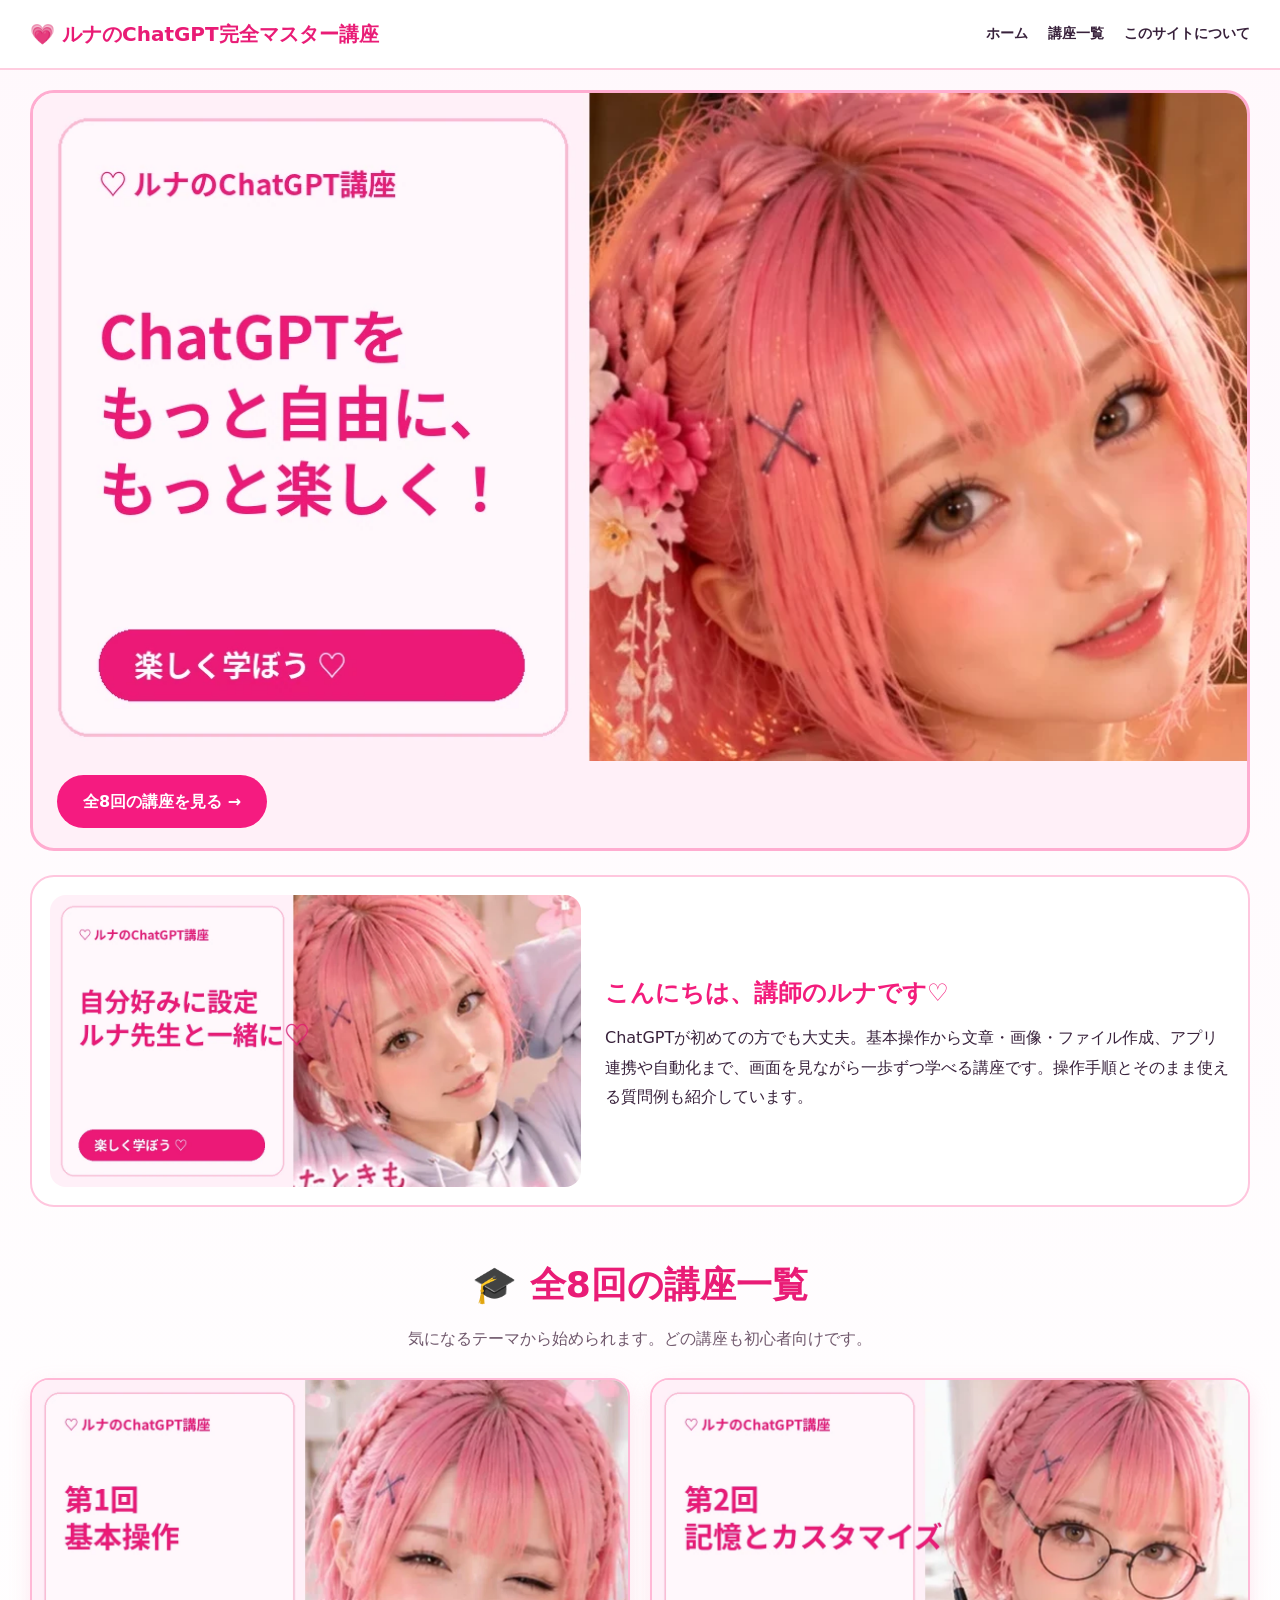
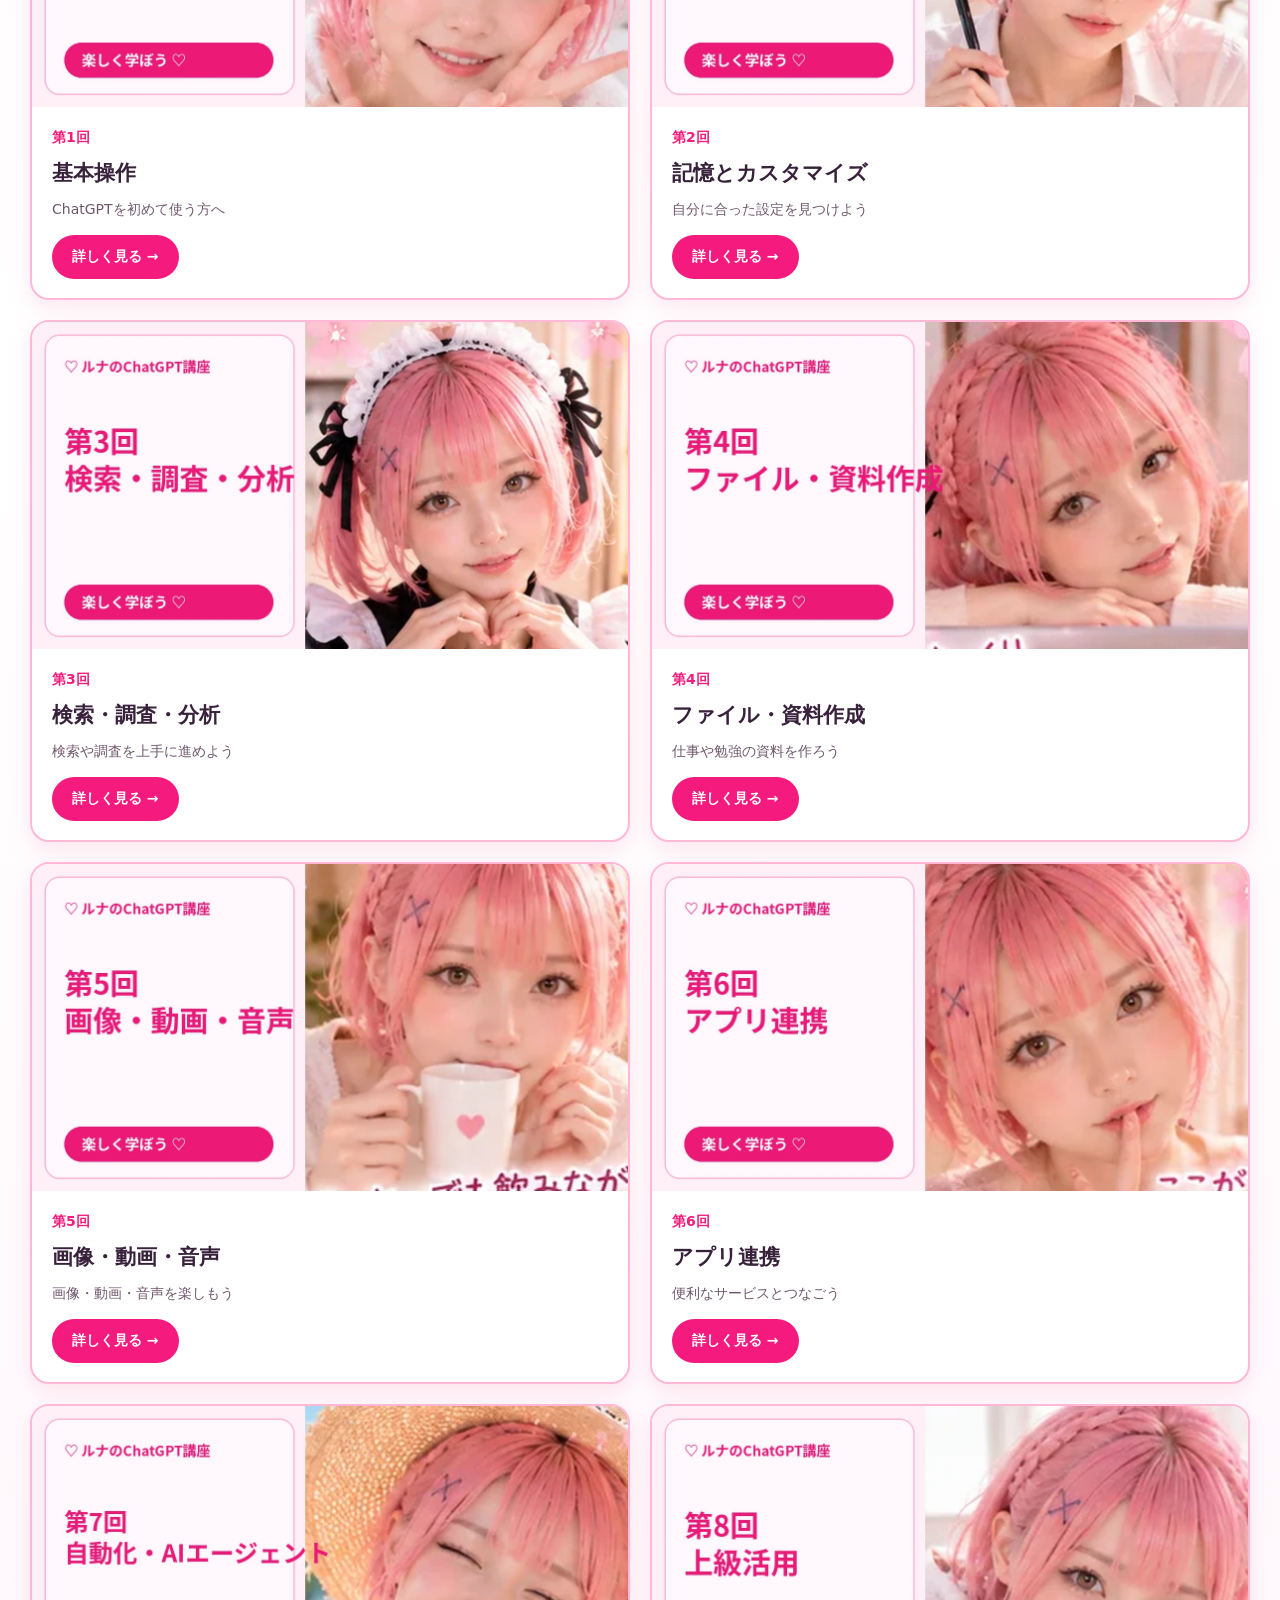
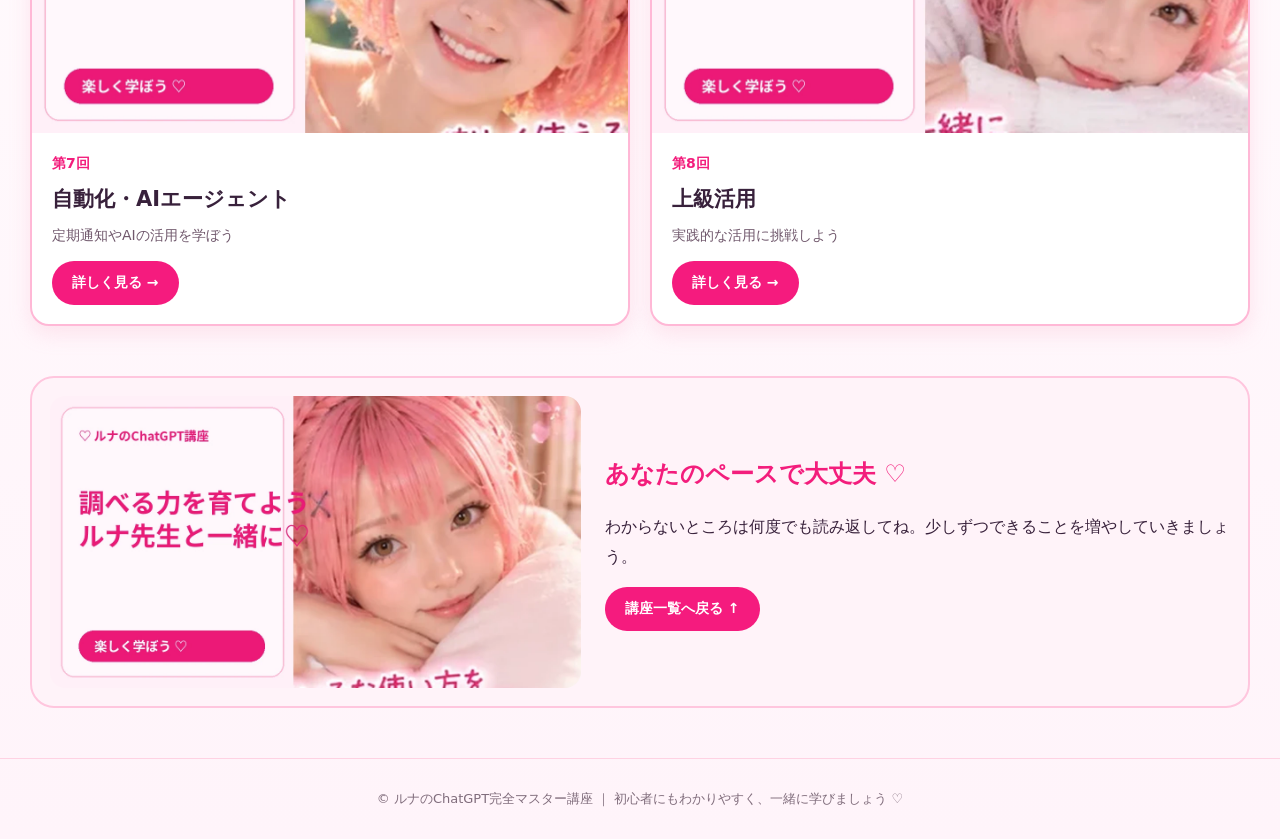
<file: index.html>
<!doctype html><html lang="ja"><head><meta charset="utf-8"><meta name="viewport" content="width=device-width,initial-scale=1"><meta name="theme-color" content="#fff0f7"><meta name="description" content="ルナ先生と学ぶ、初心者向けChatGPTの詳しい使い方講座。"><title>ホーム｜ルナのChatGPT完全マスター講座</title><link rel="stylesheet" href="style.css"></head><body><header class="top"><div class="wrap bar"><a class="brand" href="index.html">💗 ルナのChatGPT完全マスター講座</a><nav><a href="index.html">ホーム</a><a href="index.html#lessons">講座一覧</a><a href="index.html#about">このサイトについて</a></nav></div></header><main class="wrap"><section class="hero"><picture><source media="(max-width: 700px)" srcset="hero-home-mobile.webp"><img src="hero-home.webp" alt="ルナ先生 ChatGPTをもっと自由にもっと楽しく"></picture><a class="hero-action" href="#lessons">全8回の講座を見る →</a></section><section class="intro" id="about"><img src="support-09.webp" alt="ルナ先生からのごあいさつ"><div><h2>こんにちは、講師のルナです♡</h2><p>ChatGPTが初めての方でも大丈夫。基本操作から文章・画像・ファイル作成、アプリ連携や自動化まで、画面を見ながら一歩ずつ学べる講座です。操作手順とそのまま使える質問例も紹介しています。</p></div></section><section id="lessons"><h2 class="section-title">🎓 全8回の講座一覧</h2><p class="lead">気になるテーマから始められます。どの講座も初心者向けです。</p><div class="cards"><a class="lesson-card" href="lesson-1.html"><picture><source media="(max-width:700px)" srcset="card-1-mobile.webp"><img src="card-1.webp" alt="ルナ先生と学ぶ第1回 基本操作" loading="lazy"></picture><div class="card-body"><span class="num">第1回</span><h3>基本操作</h3><p>ChatGPTを初めて使う方へ</p><span class="cta">詳しく見る →</span></div></a><a class="lesson-card" href="lesson-2.html"><picture><source media="(max-width:700px)" srcset="card-2-mobile.webp"><img src="card-2.webp" alt="ルナ先生と学ぶ第2回 記憶とカスタマイズ" loading="lazy"></picture><div class="card-body"><span class="num">第2回</span><h3>記憶とカスタマイズ</h3><p>自分に合った設定を見つけよう</p><span class="cta">詳しく見る →</span></div></a><a class="lesson-card" href="lesson-3.html"><picture><source media="(max-width:700px)" srcset="card-3-mobile.webp"><img src="card-3.webp" alt="ルナ先生と学ぶ第3回 検索・調査・分析" loading="lazy"></picture><div class="card-body"><span class="num">第3回</span><h3>検索・調査・分析</h3><p>検索や調査を上手に進めよう</p><span class="cta">詳しく見る →</span></div></a><a class="lesson-card" href="lesson-4.html"><picture><source media="(max-width:700px)" srcset="card-4-mobile.webp"><img src="card-4.webp" alt="ルナ先生と学ぶ第4回 ファイル・資料作成" loading="lazy"></picture><div class="card-body"><span class="num">第4回</span><h3>ファイル・資料作成</h3><p>仕事や勉強の資料を作ろう</p><span class="cta">詳しく見る →</span></div></a><a class="lesson-card" href="lesson-5.html"><picture><source media="(max-width:700px)" srcset="card-5-mobile.webp"><img src="card-5.webp" alt="ルナ先生と学ぶ第5回 画像・動画・音声" loading="lazy"></picture><div class="card-body"><span class="num">第5回</span><h3>画像・動画・音声</h3><p>画像・動画・音声を楽しもう</p><span class="cta">詳しく見る →</span></div></a><a class="lesson-card" href="lesson-6.html"><picture><source media="(max-width:700px)" srcset="card-6-mobile.webp"><img src="card-6.webp" alt="ルナ先生と学ぶ第6回 アプリ連携" loading="lazy"></picture><div class="card-body"><span class="num">第6回</span><h3>アプリ連携</h3><p>便利なサービスとつなごう</p><span class="cta">詳しく見る →</span></div></a><a class="lesson-card" href="lesson-7.html"><picture><source media="(max-width:700px)" srcset="card-7-mobile.webp"><img src="card-7.webp" alt="ルナ先生と学ぶ第7回 自動化・AIエージェント" loading="lazy"></picture><div class="card-body"><span class="num">第7回</span><h3>自動化・AIエージェント</h3><p>定期通知やAIの活用を学ぼう</p><span class="cta">詳しく見る →</span></div></a><a class="lesson-card" href="lesson-8.html"><picture><source media="(max-width:700px)" srcset="card-8-mobile.webp"><img src="card-8.webp" alt="ルナ先生と学ぶ第8回 上級活用" loading="lazy"></picture><div class="card-body"><span class="num">第8回</span><h3>上級活用</h3><p>実践的な活用に挑戦しよう</p><span class="cta">詳しく見る →</span></div></a></div></section><section class="closing"><picture><source media="(max-width:700px)" srcset="support-10-mobile.webp"><img src="support-10.webp" loading="lazy" alt="ルナ先生からのメッセージ"></picture><div><h2>あなたのペースで大丈夫 ♡</h2><p>わからないところは何度でも読み返してね。少しずつできることを増やしていきましょう。</p><a class="cta" href="#lessons">講座一覧へ戻る ↑</a></div></section></main><footer>© ルナのChatGPT完全マスター講座 ｜ 初心者にもわかりやすく、一緒に学びましょう ♡</footer><script src="app.js"></script></body></html>
</file>
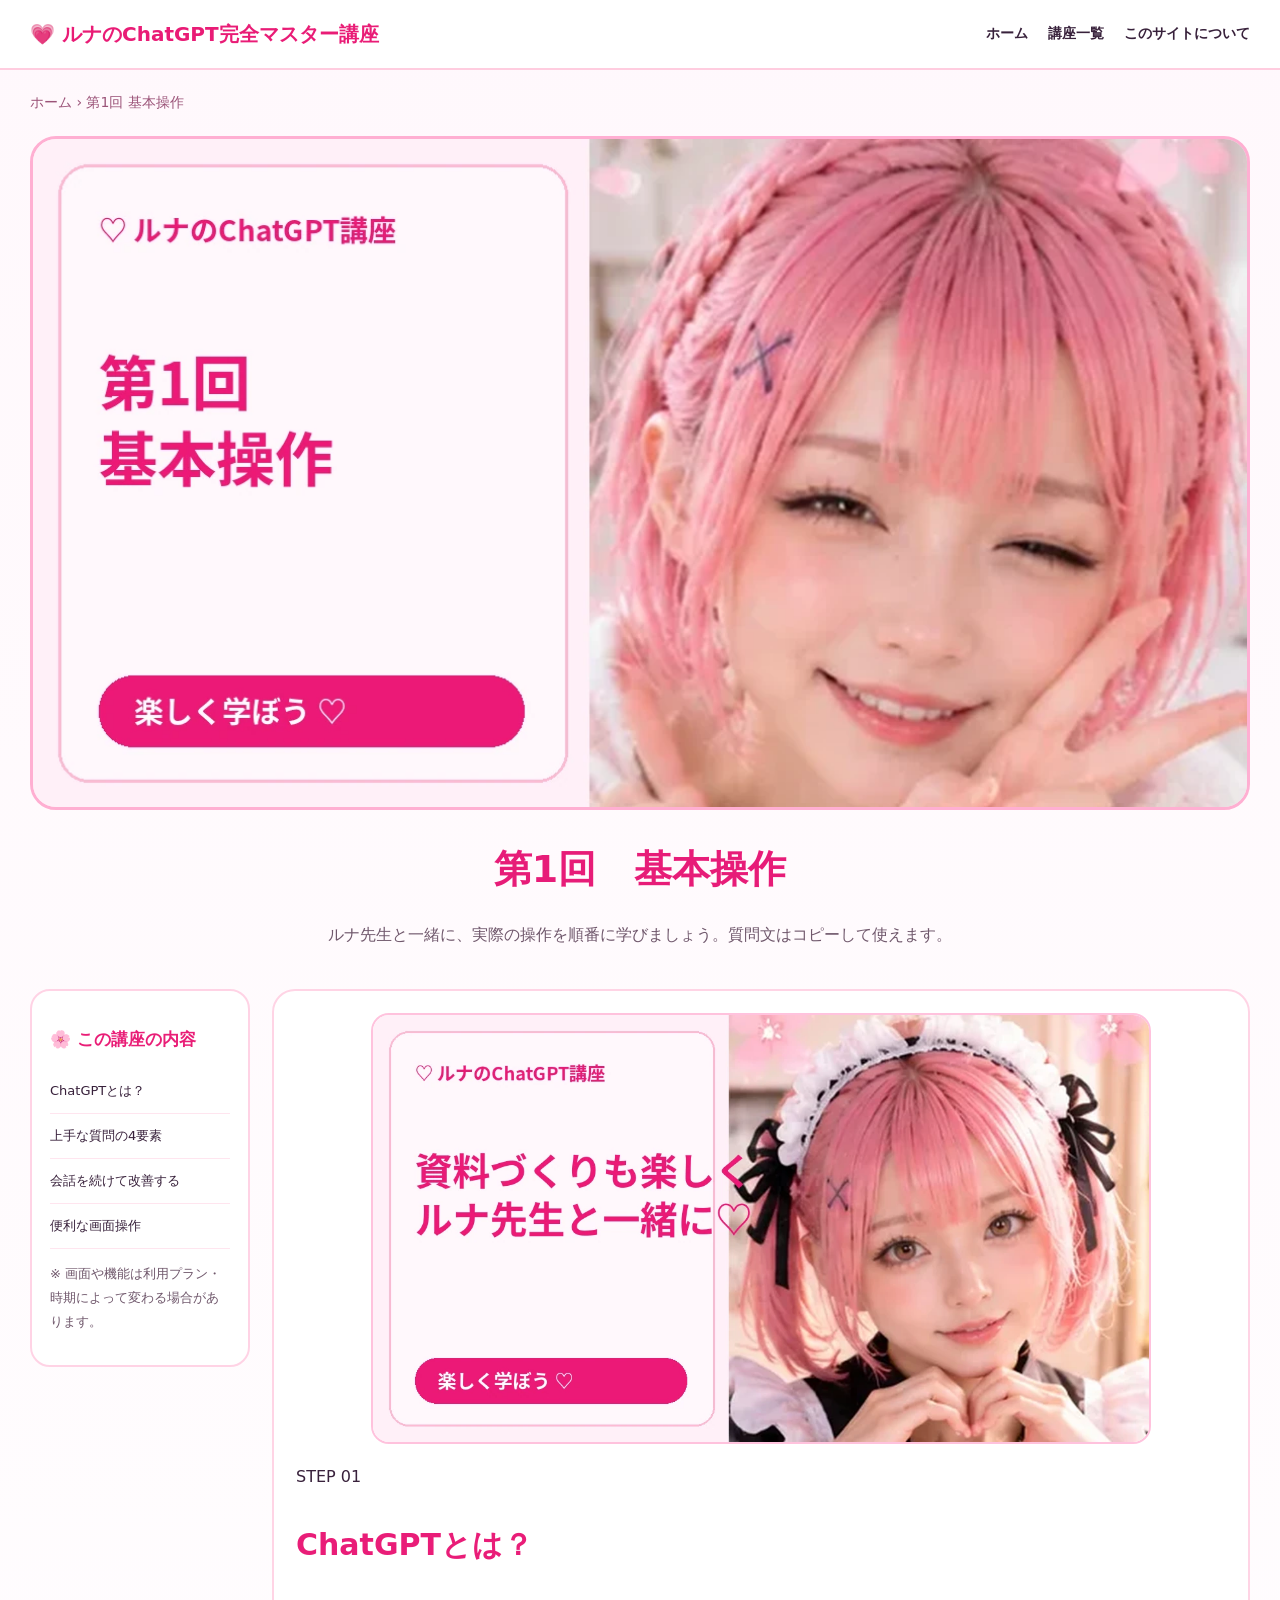
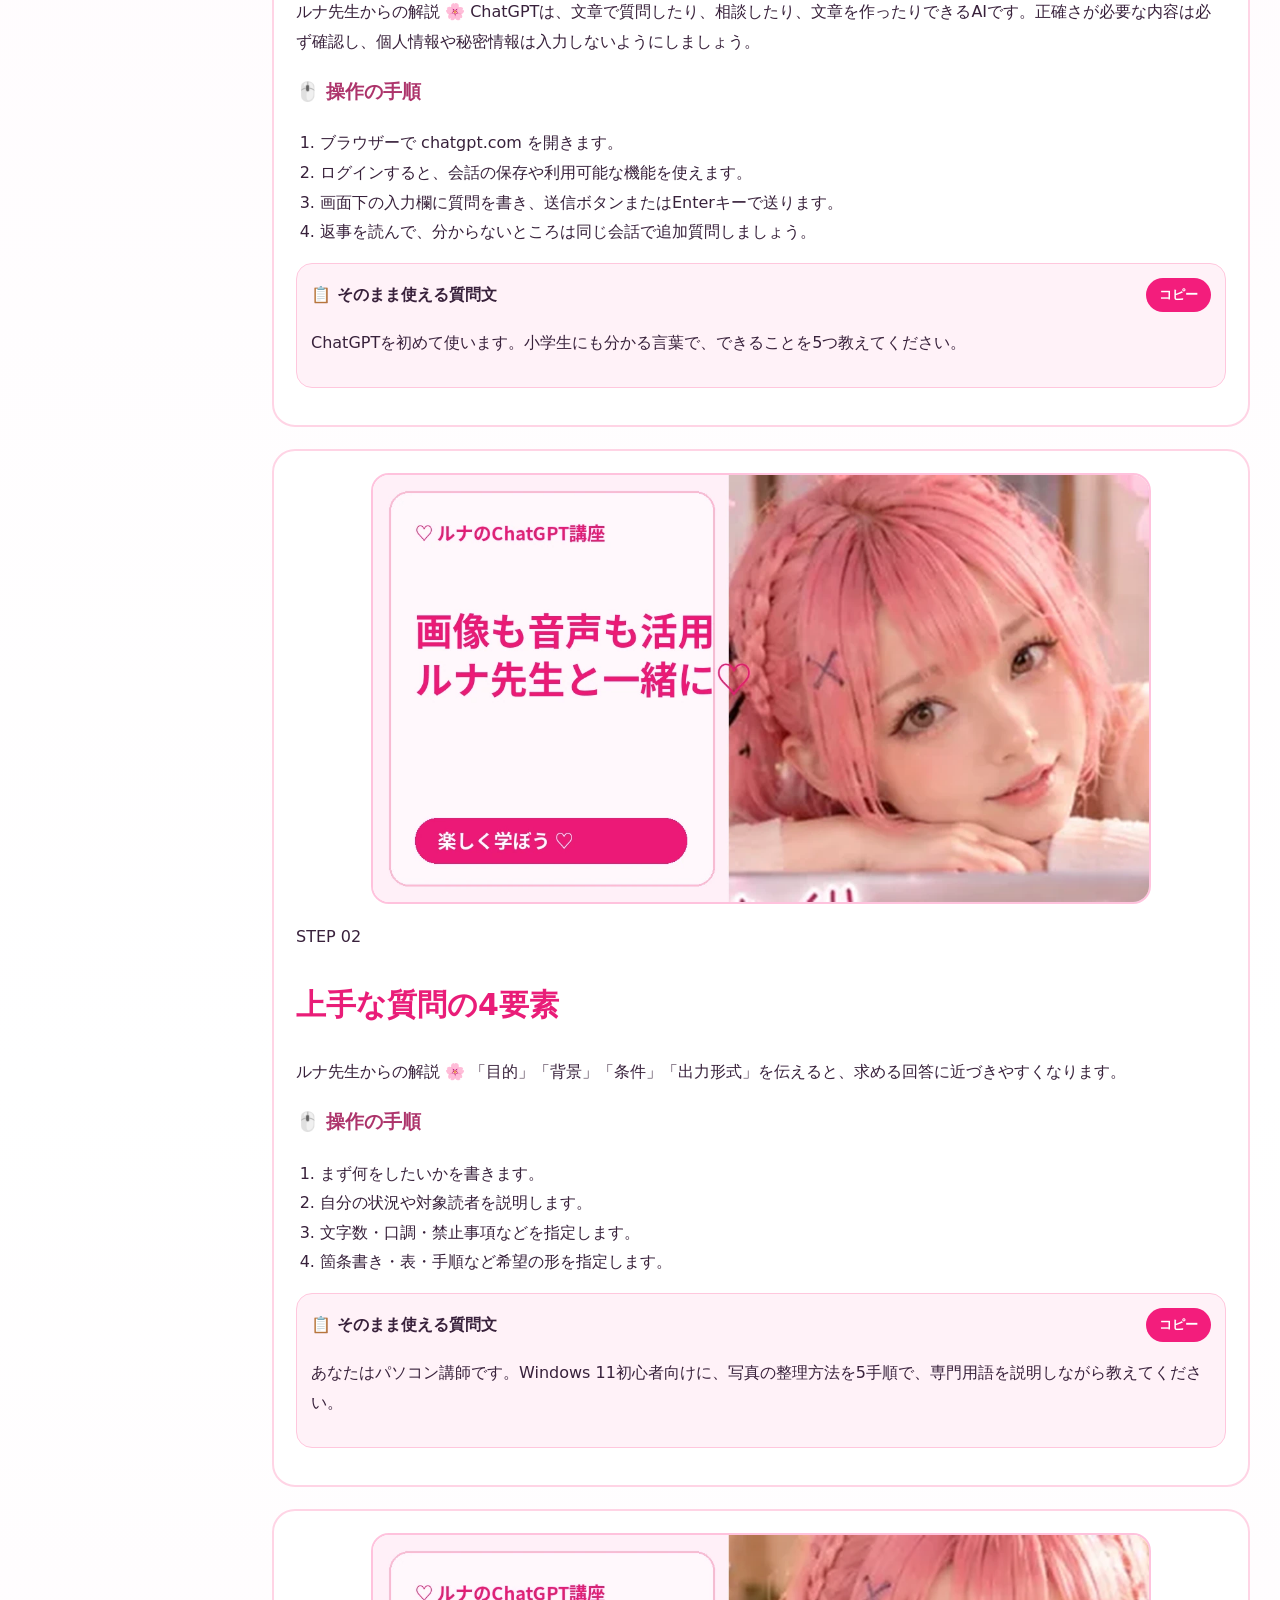
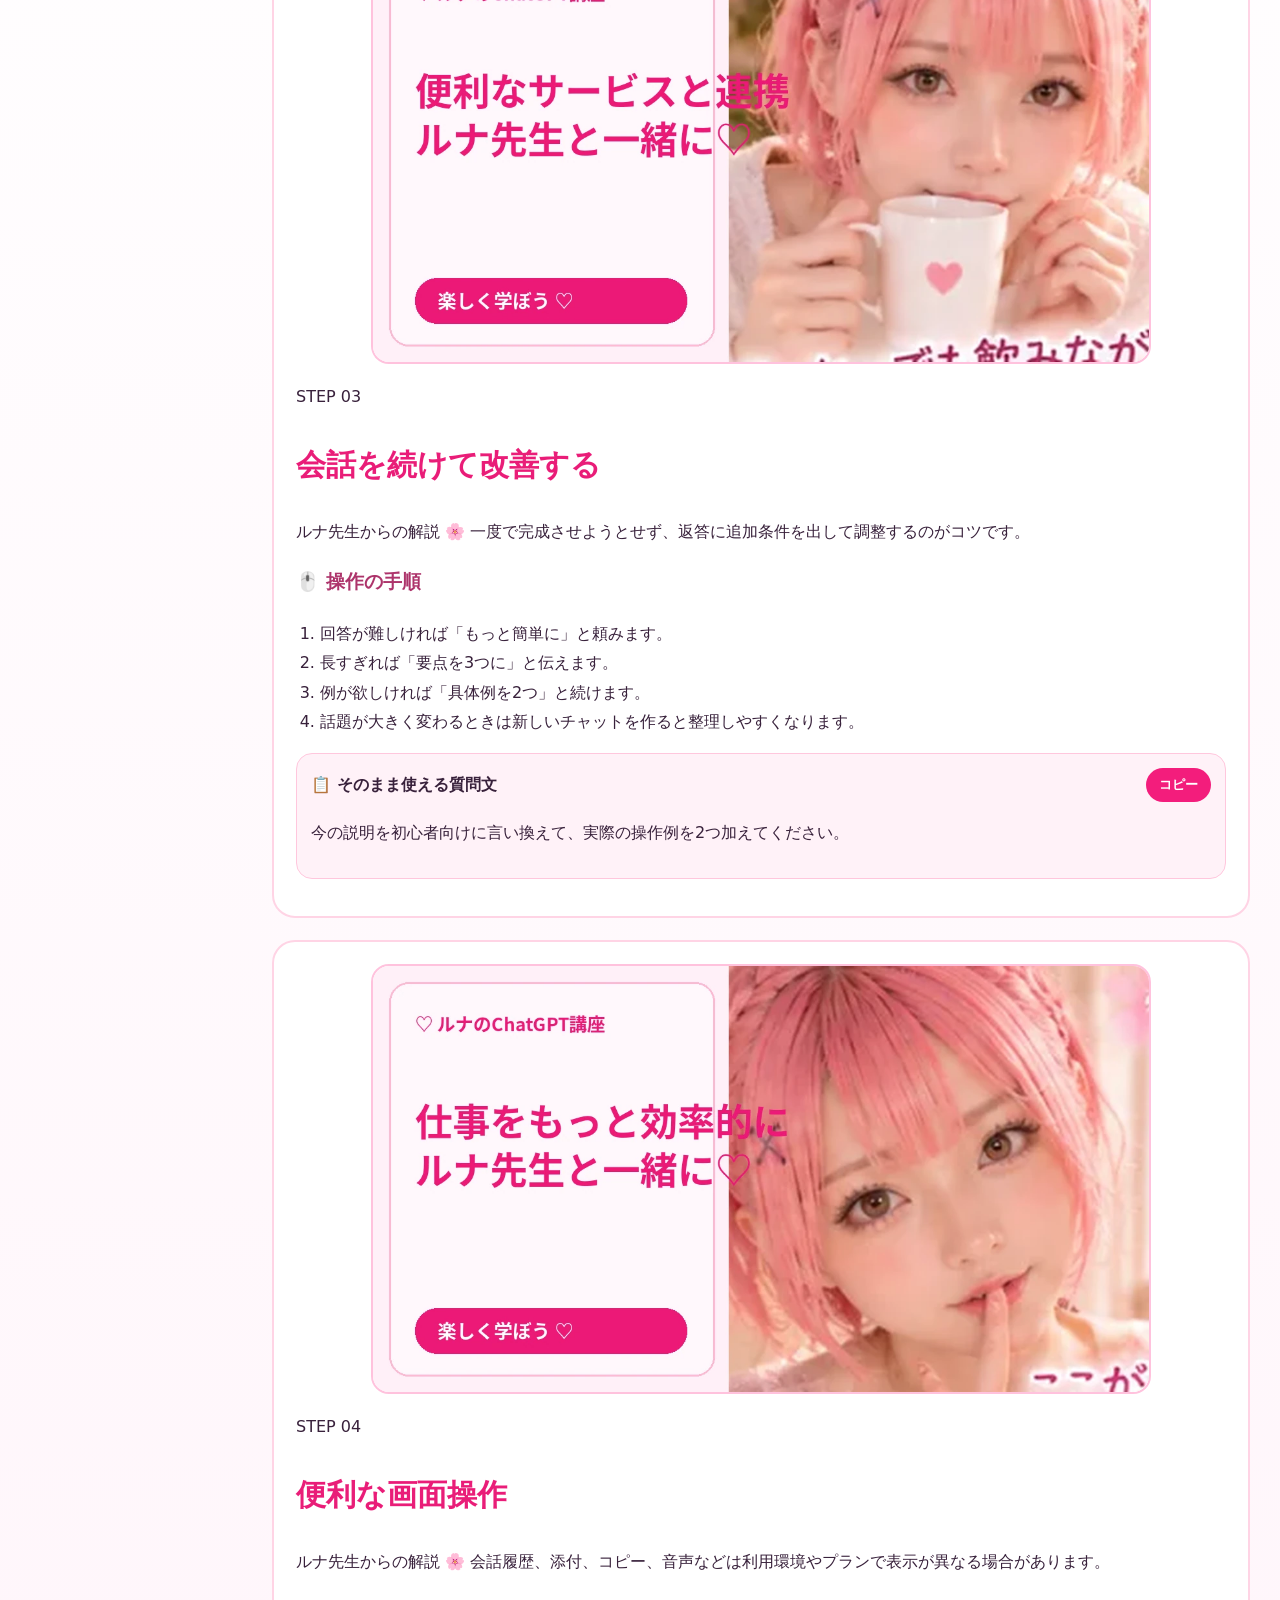
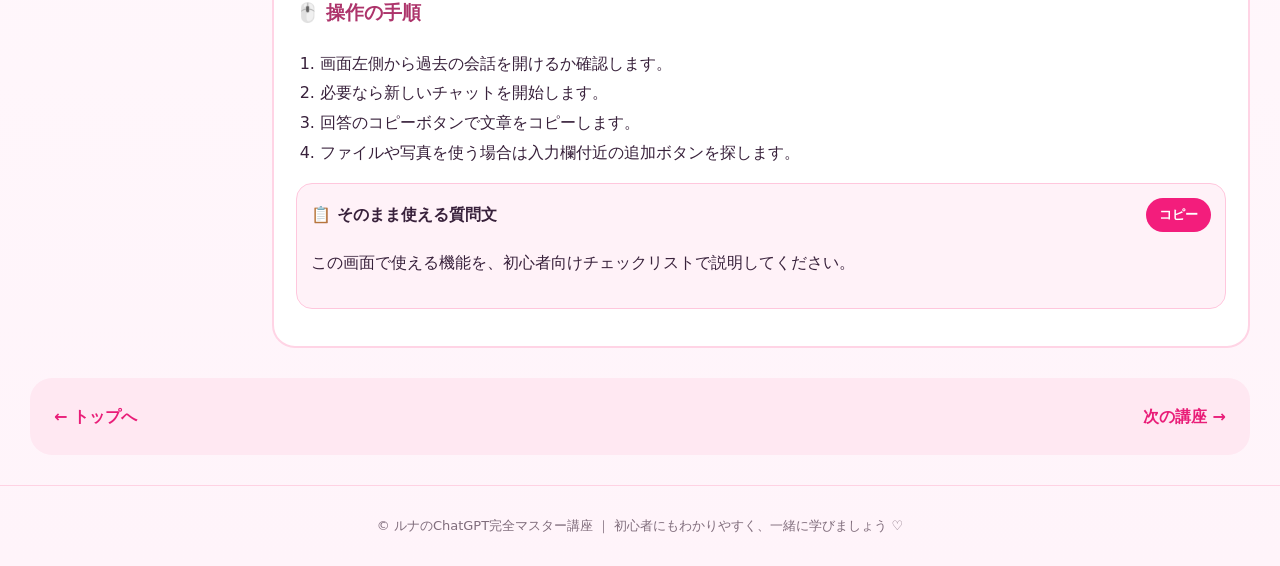
<file: lesson-1.html>
<!doctype html><html lang="ja"><head><meta charset="utf-8"><meta name="viewport" content="width=device-width,initial-scale=1"><meta name="theme-color" content="#fff0f7"><meta name="description" content="ルナ先生と学ぶ、初心者向けChatGPTの詳しい使い方講座。"><title>第1回 基本操作｜ルナのChatGPT完全マスター講座</title><link rel="stylesheet" href="style.css"></head><body><header class="top"><div class="wrap bar"><a class="brand" href="index.html">💗 ルナのChatGPT完全マスター講座</a><nav><a href="index.html">ホーム</a><a href="index.html#lessons">講座一覧</a><a href="index.html#about">このサイトについて</a></nav></div></header><main class="wrap"><p class="breadcrumb"><a href="index.html">ホーム</a> › 第1回 基本操作</p><section class="lesson-hero"><picture><source media="(max-width: 700px)" srcset="hero-1-mobile.webp"><img src="hero-1.webp" alt="第1回 基本操作 ルナ先生"></picture></section><section class="lesson-intro"><h1>第1回　基本操作</h1><p>ルナ先生と一緒に、実際の操作を順番に学びましょう。質問文はコピーして使えます。</p></section><div class="lesson-layout"><aside class="toc"><h2>🌸 この講座の内容</h2><a href="#topic-1">ChatGPTとは？</a><a href="#topic-2">上手な質問の4要素</a><a href="#topic-3">会話を続けて改善する</a><a href="#topic-4">便利な画面操作</a><p class="mini">※ 画面や機能は利用プラン・時期によって変わる場合があります。</p></aside><div class="topics"><section class="topic" id="topic-1"><div class="topic-photo"><picture><source media="(max-width:700px)" srcset="support-03-mobile.webp"><img src="support-03.webp" loading="lazy" alt="ルナ先生からの学習メッセージ"></picture></div><div class="topic-body"><span class="kicker">STEP 01</span><h2>ChatGPTとは？</h2><p class="explain">ルナ先生からの解説 🌸 ChatGPTは、文章で質問したり、相談したり、文章を作ったりできるAIです。正確さが必要な内容は必ず確認し、個人情報や秘密情報は入力しないようにしましょう。</p><h3>🖱️ 操作の手順</h3><ol><li>ブラウザーで chatgpt.com を開きます。</li><li>ログインすると、会話の保存や利用可能な機能を使えます。</li><li>画面下の入力欄に質問を書き、送信ボタンまたはEnterキーで送ります。</li><li>返事を読んで、分からないところは同じ会話で追加質問しましょう。</li></ol><div class="prompt"><div class="prompt-top"><strong>📋 そのまま使える質問文</strong><button class="copy" data-copy="1">コピー</button></div><p>ChatGPTを初めて使います。小学生にも分かる言葉で、できることを5つ教えてください。</p></div></div></section><section class="topic" id="topic-2"><div class="topic-photo"><picture><source media="(max-width:700px)" srcset="support-04-mobile.webp"><img src="support-04.webp" loading="lazy" alt="ルナ先生からの学習メッセージ"></picture></div><div class="topic-body"><span class="kicker">STEP 02</span><h2>上手な質問の4要素</h2><p class="explain">ルナ先生からの解説 🌸 「目的」「背景」「条件」「出力形式」を伝えると、求める回答に近づきやすくなります。</p><h3>🖱️ 操作の手順</h3><ol><li>まず何をしたいかを書きます。</li><li>自分の状況や対象読者を説明します。</li><li>文字数・口調・禁止事項などを指定します。</li><li>箇条書き・表・手順など希望の形を指定します。</li></ol><div class="prompt"><div class="prompt-top"><strong>📋 そのまま使える質問文</strong><button class="copy" data-copy="1">コピー</button></div><p>あなたはパソコン講師です。Windows 11初心者向けに、写真の整理方法を5手順で、専門用語を説明しながら教えてください。</p></div></div></section><section class="topic" id="topic-3"><div class="topic-photo"><picture><source media="(max-width:700px)" srcset="support-05-mobile.webp"><img src="support-05.webp" loading="lazy" alt="ルナ先生からの学習メッセージ"></picture></div><div class="topic-body"><span class="kicker">STEP 03</span><h2>会話を続けて改善する</h2><p class="explain">ルナ先生からの解説 🌸 一度で完成させようとせず、返答に追加条件を出して調整するのがコツです。</p><h3>🖱️ 操作の手順</h3><ol><li>回答が難しければ「もっと簡単に」と頼みます。</li><li>長すぎれば「要点を3つに」と伝えます。</li><li>例が欲しければ「具体例を2つ」と続けます。</li><li>話題が大きく変わるときは新しいチャットを作ると整理しやすくなります。</li></ol><div class="prompt"><div class="prompt-top"><strong>📋 そのまま使える質問文</strong><button class="copy" data-copy="1">コピー</button></div><p>今の説明を初心者向けに言い換えて、実際の操作例を2つ加えてください。</p></div></div></section><section class="topic" id="topic-4"><div class="topic-photo"><picture><source media="(max-width:700px)" srcset="support-06-mobile.webp"><img src="support-06.webp" loading="lazy" alt="ルナ先生からの学習メッセージ"></picture></div><div class="topic-body"><span class="kicker">STEP 04</span><h2>便利な画面操作</h2><p class="explain">ルナ先生からの解説 🌸 会話履歴、添付、コピー、音声などは利用環境やプランで表示が異なる場合があります。</p><h3>🖱️ 操作の手順</h3><ol><li>画面左側から過去の会話を開けるか確認します。</li><li>必要なら新しいチャットを開始します。</li><li>回答のコピーボタンで文章をコピーします。</li><li>ファイルや写真を使う場合は入力欄付近の追加ボタンを探します。</li></ol><div class="prompt"><div class="prompt-top"><strong>📋 そのまま使える質問文</strong><button class="copy" data-copy="1">コピー</button></div><p>この画面で使える機能を、初心者向けチェックリストで説明してください。</p></div></div></section></div></div><div class="next"><a href="index.html">← トップへ</a><a href="lesson-2.html">次の講座 →</a></div></main><footer>© ルナのChatGPT完全マスター講座 ｜ 初心者にもわかりやすく、一緒に学びましょう ♡</footer><script src="app.js"></script></body></html>
</file>
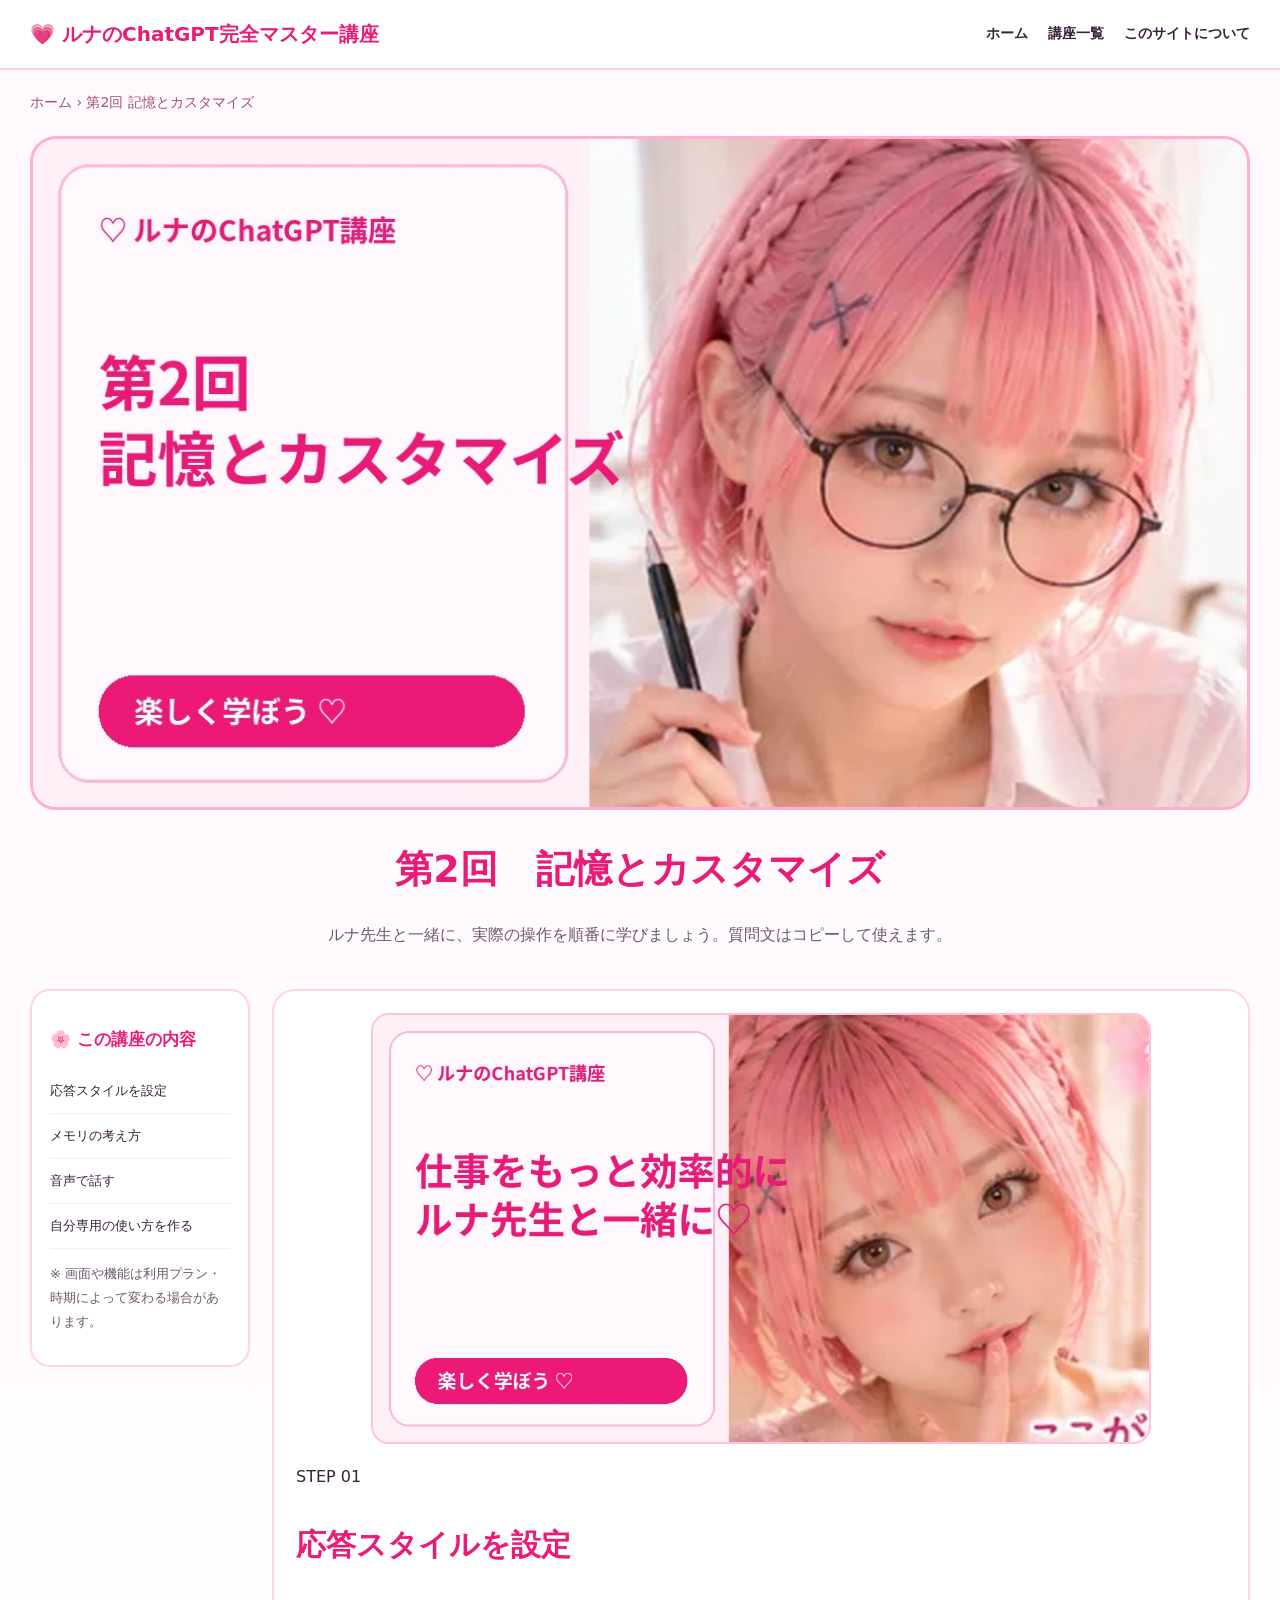
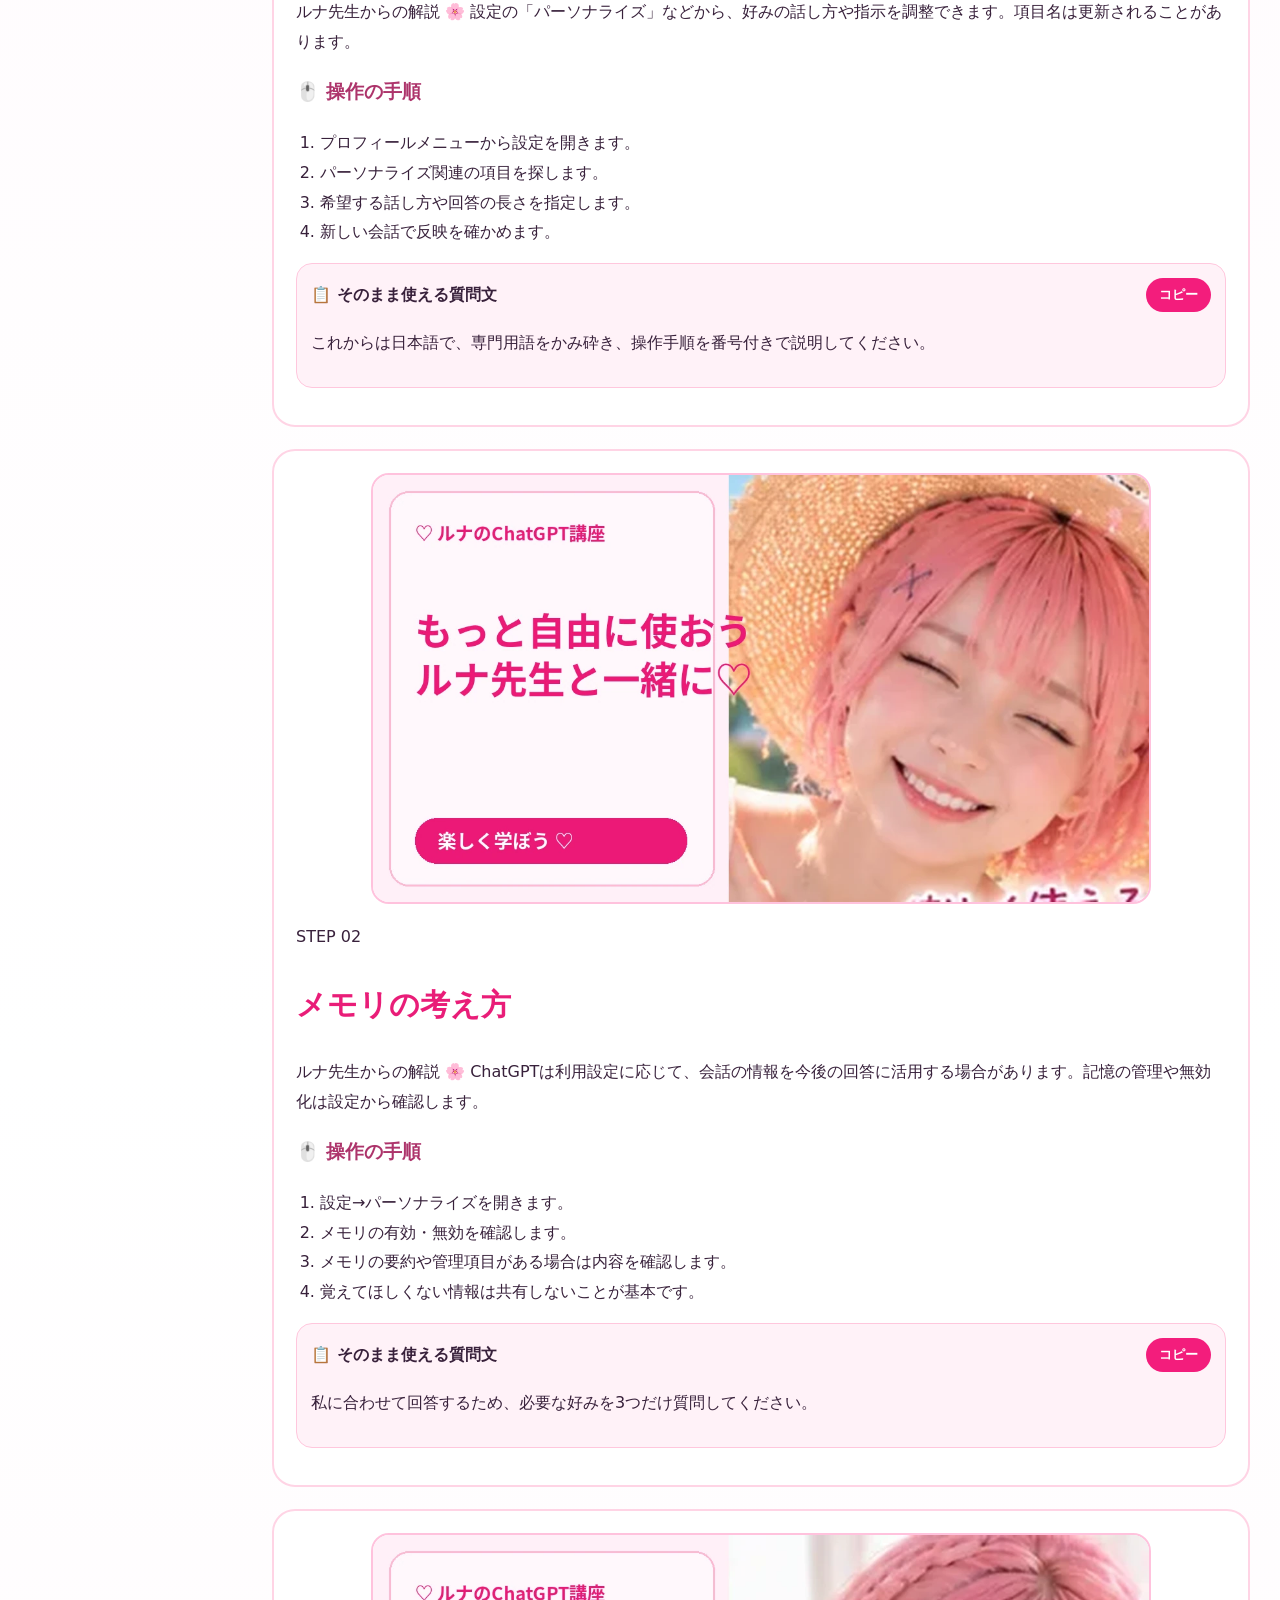
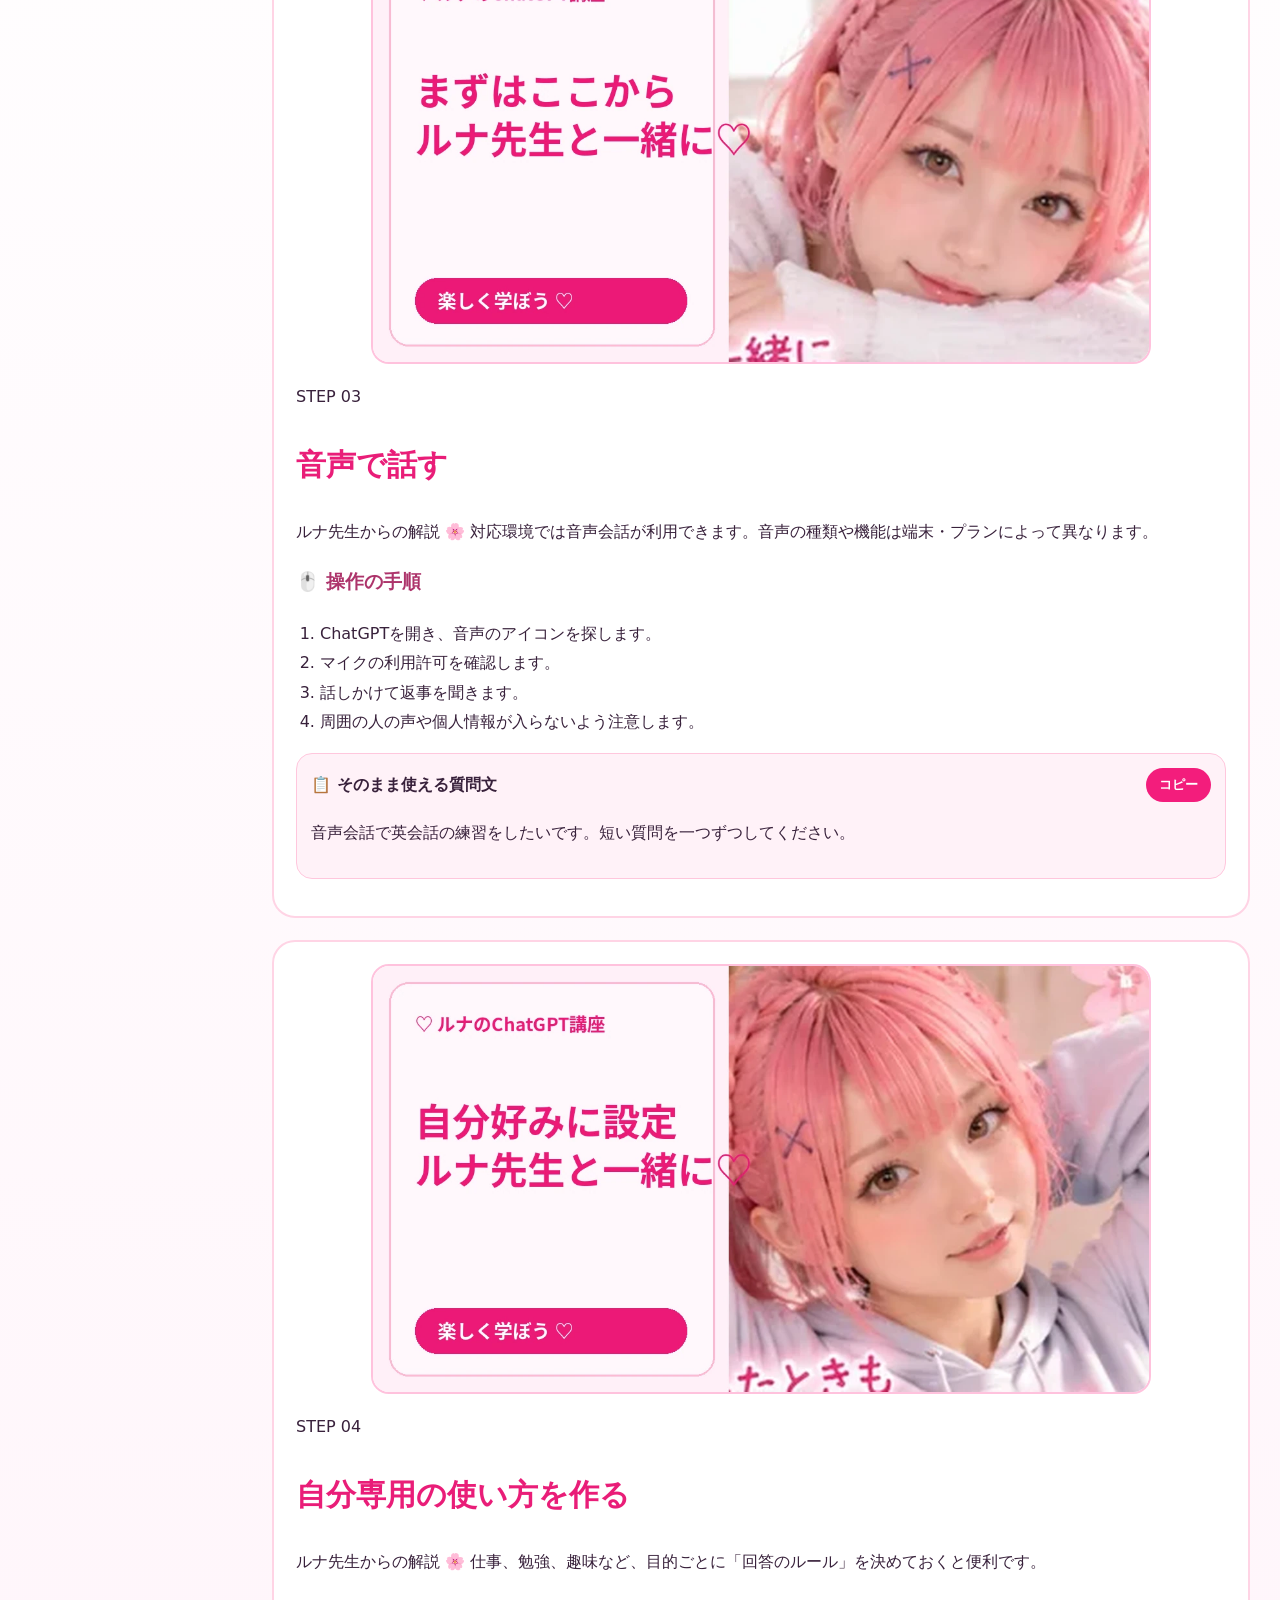
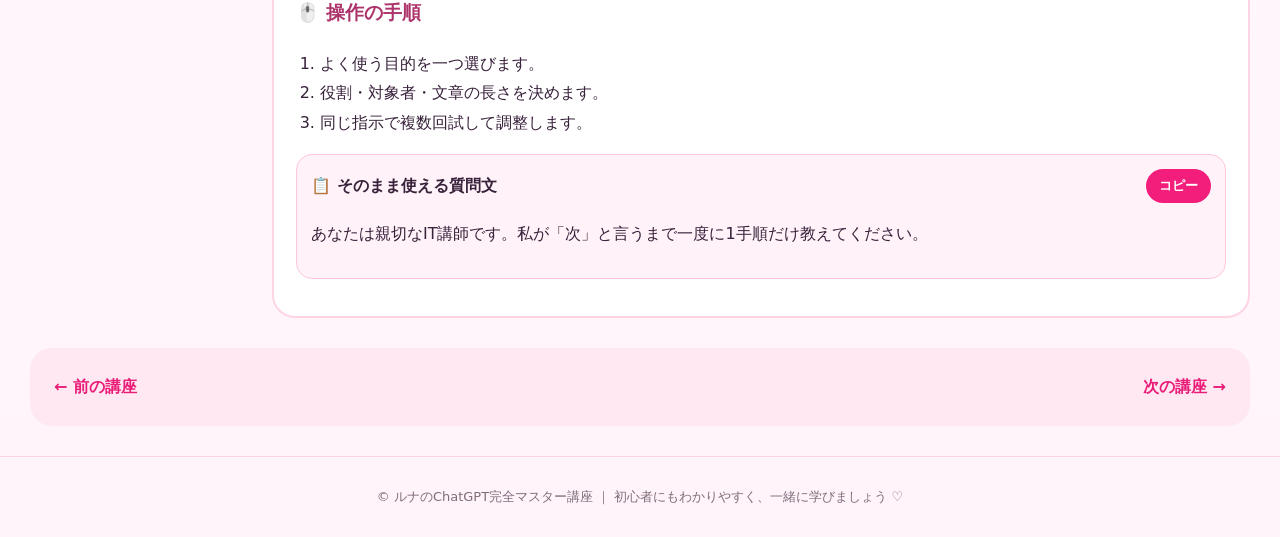
<file: lesson-2.html>
<!doctype html><html lang="ja"><head><meta charset="utf-8"><meta name="viewport" content="width=device-width,initial-scale=1"><meta name="theme-color" content="#fff0f7"><meta name="description" content="ルナ先生と学ぶ、初心者向けChatGPTの詳しい使い方講座。"><title>第2回 記憶とカスタマイズ｜ルナのChatGPT完全マスター講座</title><link rel="stylesheet" href="style.css"></head><body><header class="top"><div class="wrap bar"><a class="brand" href="index.html">💗 ルナのChatGPT完全マスター講座</a><nav><a href="index.html">ホーム</a><a href="index.html#lessons">講座一覧</a><a href="index.html#about">このサイトについて</a></nav></div></header><main class="wrap"><p class="breadcrumb"><a href="index.html">ホーム</a> › 第2回 記憶とカスタマイズ</p><section class="lesson-hero"><picture><source media="(max-width: 700px)" srcset="hero-2-mobile.webp"><img src="hero-2.webp" alt="第2回 記憶とカスタマイズ ルナ先生"></picture></section><section class="lesson-intro"><h1>第2回　記憶とカスタマイズ</h1><p>ルナ先生と一緒に、実際の操作を順番に学びましょう。質問文はコピーして使えます。</p></section><div class="lesson-layout"><aside class="toc"><h2>🌸 この講座の内容</h2><a href="#topic-1">応答スタイルを設定</a><a href="#topic-2">メモリの考え方</a><a href="#topic-3">音声で話す</a><a href="#topic-4">自分専用の使い方を作る</a><p class="mini">※ 画面や機能は利用プラン・時期によって変わる場合があります。</p></aside><div class="topics"><section class="topic" id="topic-1"><div class="topic-photo"><picture><source media="(max-width:700px)" srcset="support-06-mobile.webp"><img src="support-06.webp" loading="lazy" alt="ルナ先生からの学習メッセージ"></picture></div><div class="topic-body"><span class="kicker">STEP 01</span><h2>応答スタイルを設定</h2><p class="explain">ルナ先生からの解説 🌸 設定の「パーソナライズ」などから、好みの話し方や指示を調整できます。項目名は更新されることがあります。</p><h3>🖱️ 操作の手順</h3><ol><li>プロフィールメニューから設定を開きます。</li><li>パーソナライズ関連の項目を探します。</li><li>希望する話し方や回答の長さを指定します。</li><li>新しい会話で反映を確かめます。</li></ol><div class="prompt"><div class="prompt-top"><strong>📋 そのまま使える質問文</strong><button class="copy" data-copy="1">コピー</button></div><p>これからは日本語で、専門用語をかみ砕き、操作手順を番号付きで説明してください。</p></div></div></section><section class="topic" id="topic-2"><div class="topic-photo"><picture><source media="(max-width:700px)" srcset="support-07-mobile.webp"><img src="support-07.webp" loading="lazy" alt="ルナ先生からの学習メッセージ"></picture></div><div class="topic-body"><span class="kicker">STEP 02</span><h2>メモリの考え方</h2><p class="explain">ルナ先生からの解説 🌸 ChatGPTは利用設定に応じて、会話の情報を今後の回答に活用する場合があります。記憶の管理や無効化は設定から確認します。</p><h3>🖱️ 操作の手順</h3><ol><li>設定→パーソナライズを開きます。</li><li>メモリの有効・無効を確認します。</li><li>メモリの要約や管理項目がある場合は内容を確認します。</li><li>覚えてほしくない情報は共有しないことが基本です。</li></ol><div class="prompt"><div class="prompt-top"><strong>📋 そのまま使える質問文</strong><button class="copy" data-copy="1">コピー</button></div><p>私に合わせて回答するため、必要な好みを3つだけ質問してください。</p></div></div></section><section class="topic" id="topic-3"><div class="topic-photo"><picture><source media="(max-width:700px)" srcset="support-08-mobile.webp"><img src="support-08.webp" loading="lazy" alt="ルナ先生からの学習メッセージ"></picture></div><div class="topic-body"><span class="kicker">STEP 03</span><h2>音声で話す</h2><p class="explain">ルナ先生からの解説 🌸 対応環境では音声会話が利用できます。音声の種類や機能は端末・プランによって異なります。</p><h3>🖱️ 操作の手順</h3><ol><li>ChatGPTを開き、音声のアイコンを探します。</li><li>マイクの利用許可を確認します。</li><li>話しかけて返事を聞きます。</li><li>周囲の人の声や個人情報が入らないよう注意します。</li></ol><div class="prompt"><div class="prompt-top"><strong>📋 そのまま使える質問文</strong><button class="copy" data-copy="1">コピー</button></div><p>音声会話で英会話の練習をしたいです。短い質問を一つずつしてください。</p></div></div></section><section class="topic" id="topic-4"><div class="topic-photo"><picture><source media="(max-width:700px)" srcset="support-09-mobile.webp"><img src="support-09.webp" loading="lazy" alt="ルナ先生からの学習メッセージ"></picture></div><div class="topic-body"><span class="kicker">STEP 04</span><h2>自分専用の使い方を作る</h2><p class="explain">ルナ先生からの解説 🌸 仕事、勉強、趣味など、目的ごとに「回答のルール」を決めておくと便利です。</p><h3>🖱️ 操作の手順</h3><ol><li>よく使う目的を一つ選びます。</li><li>役割・対象者・文章の長さを決めます。</li><li>同じ指示で複数回試して調整します。</li></ol><div class="prompt"><div class="prompt-top"><strong>📋 そのまま使える質問文</strong><button class="copy" data-copy="1">コピー</button></div><p>あなたは親切なIT講師です。私が「次」と言うまで一度に1手順だけ教えてください。</p></div></div></section></div></div><div class="next"><a href="lesson-1.html">← 前の講座</a><a href="lesson-3.html">次の講座 →</a></div></main><footer>© ルナのChatGPT完全マスター講座 ｜ 初心者にもわかりやすく、一緒に学びましょう ♡</footer><script src="app.js"></script></body></html>
</file>
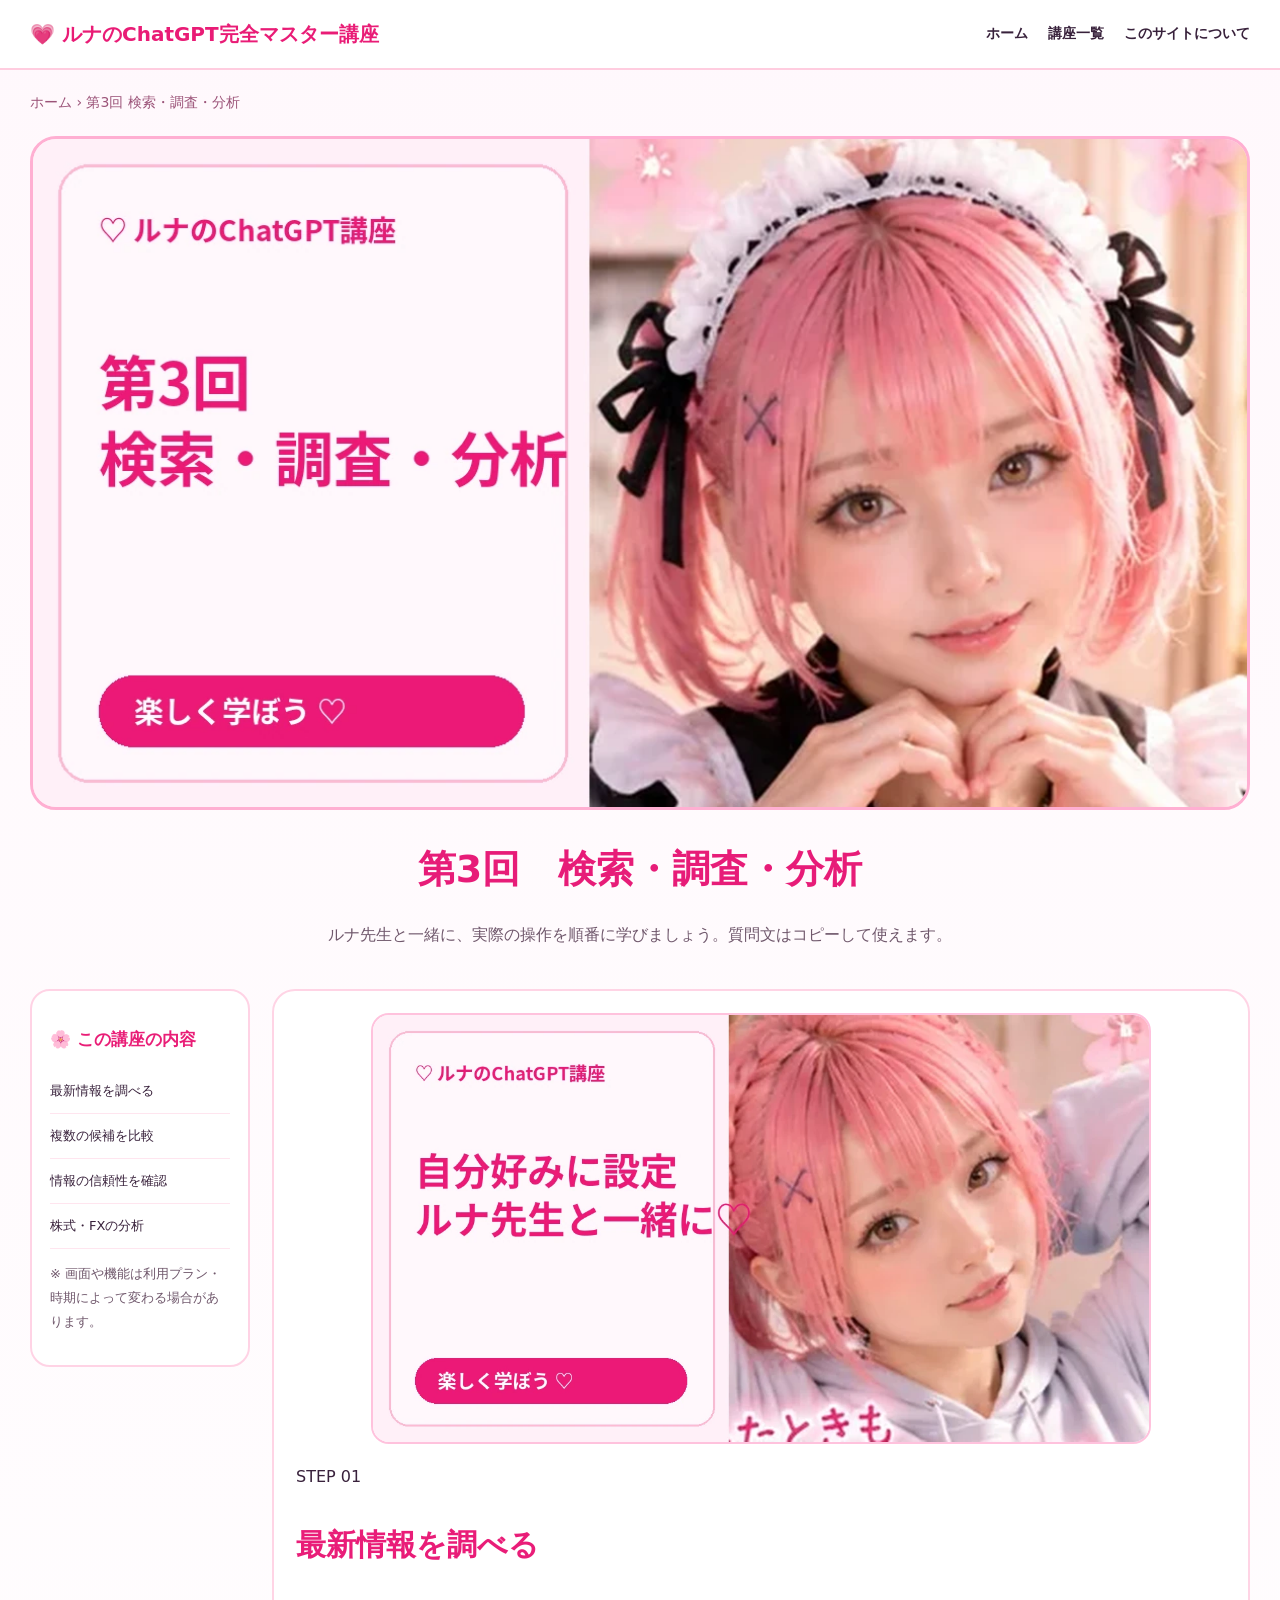
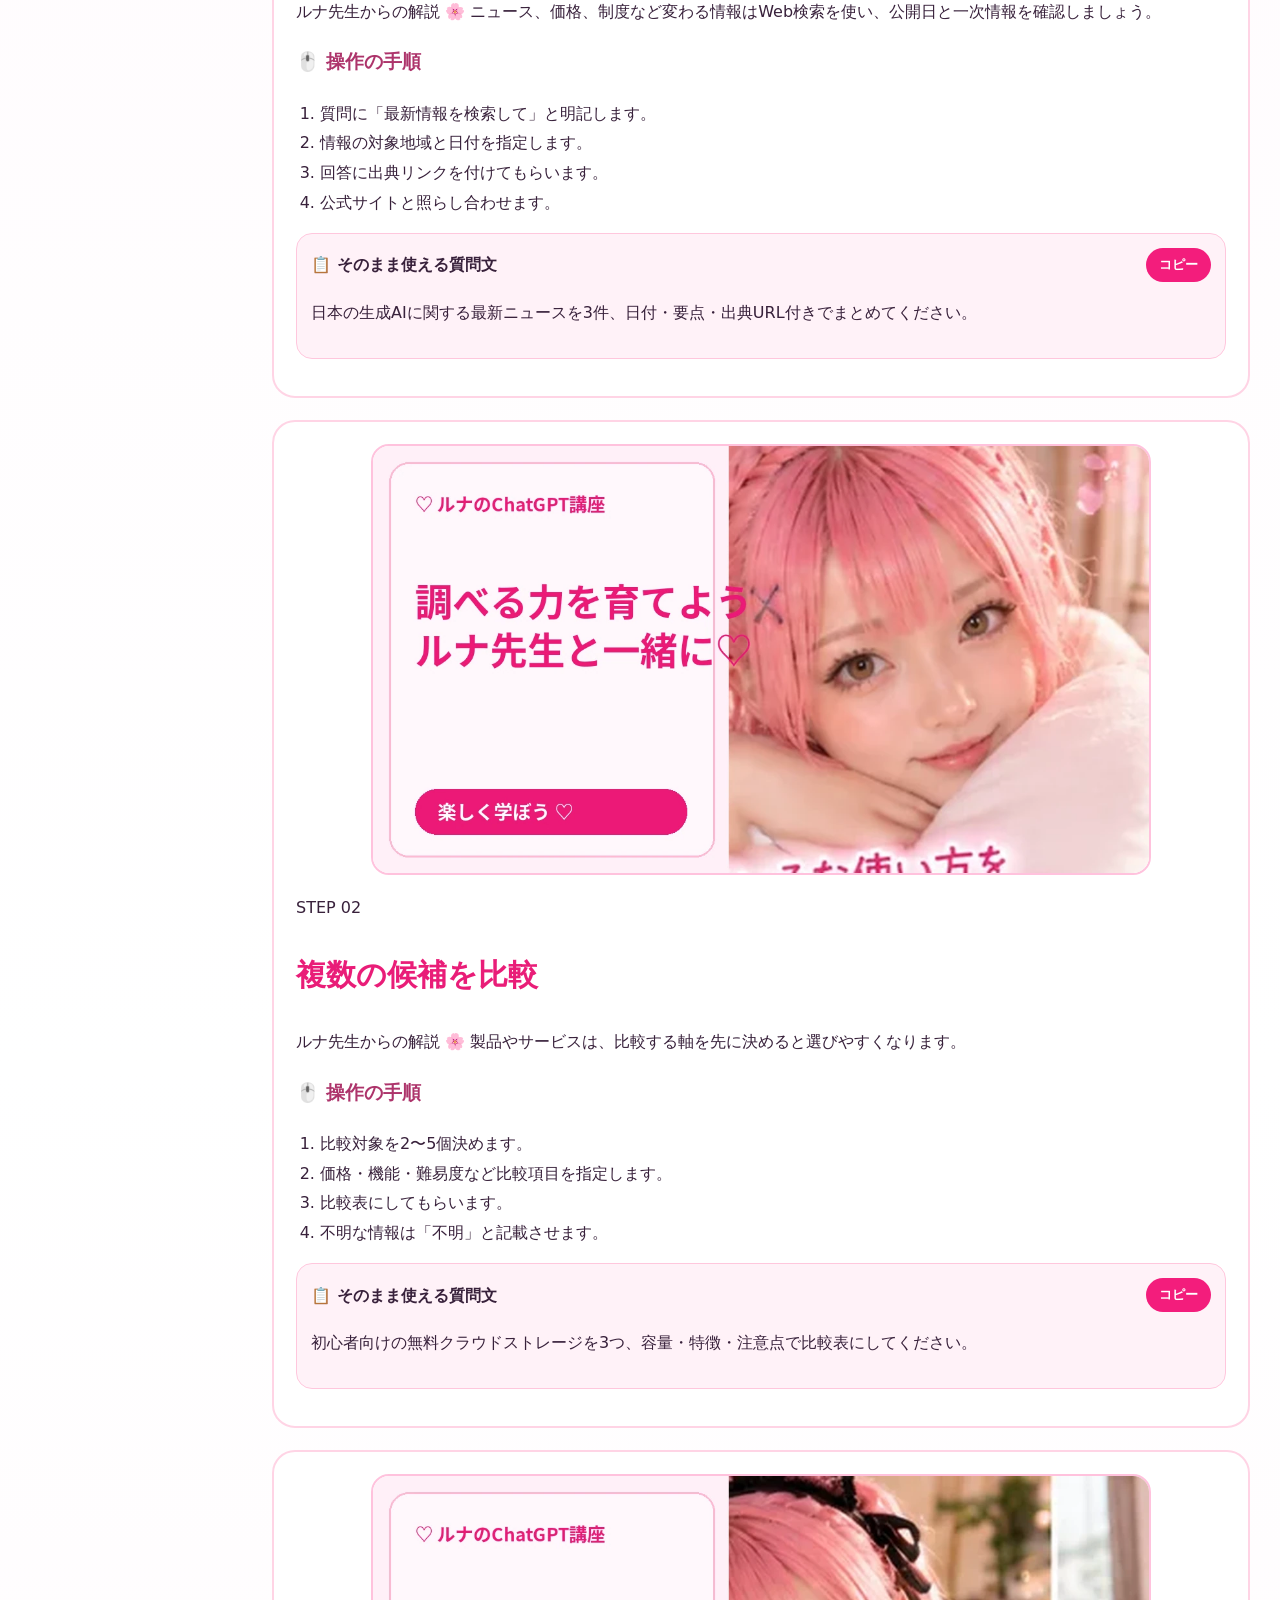
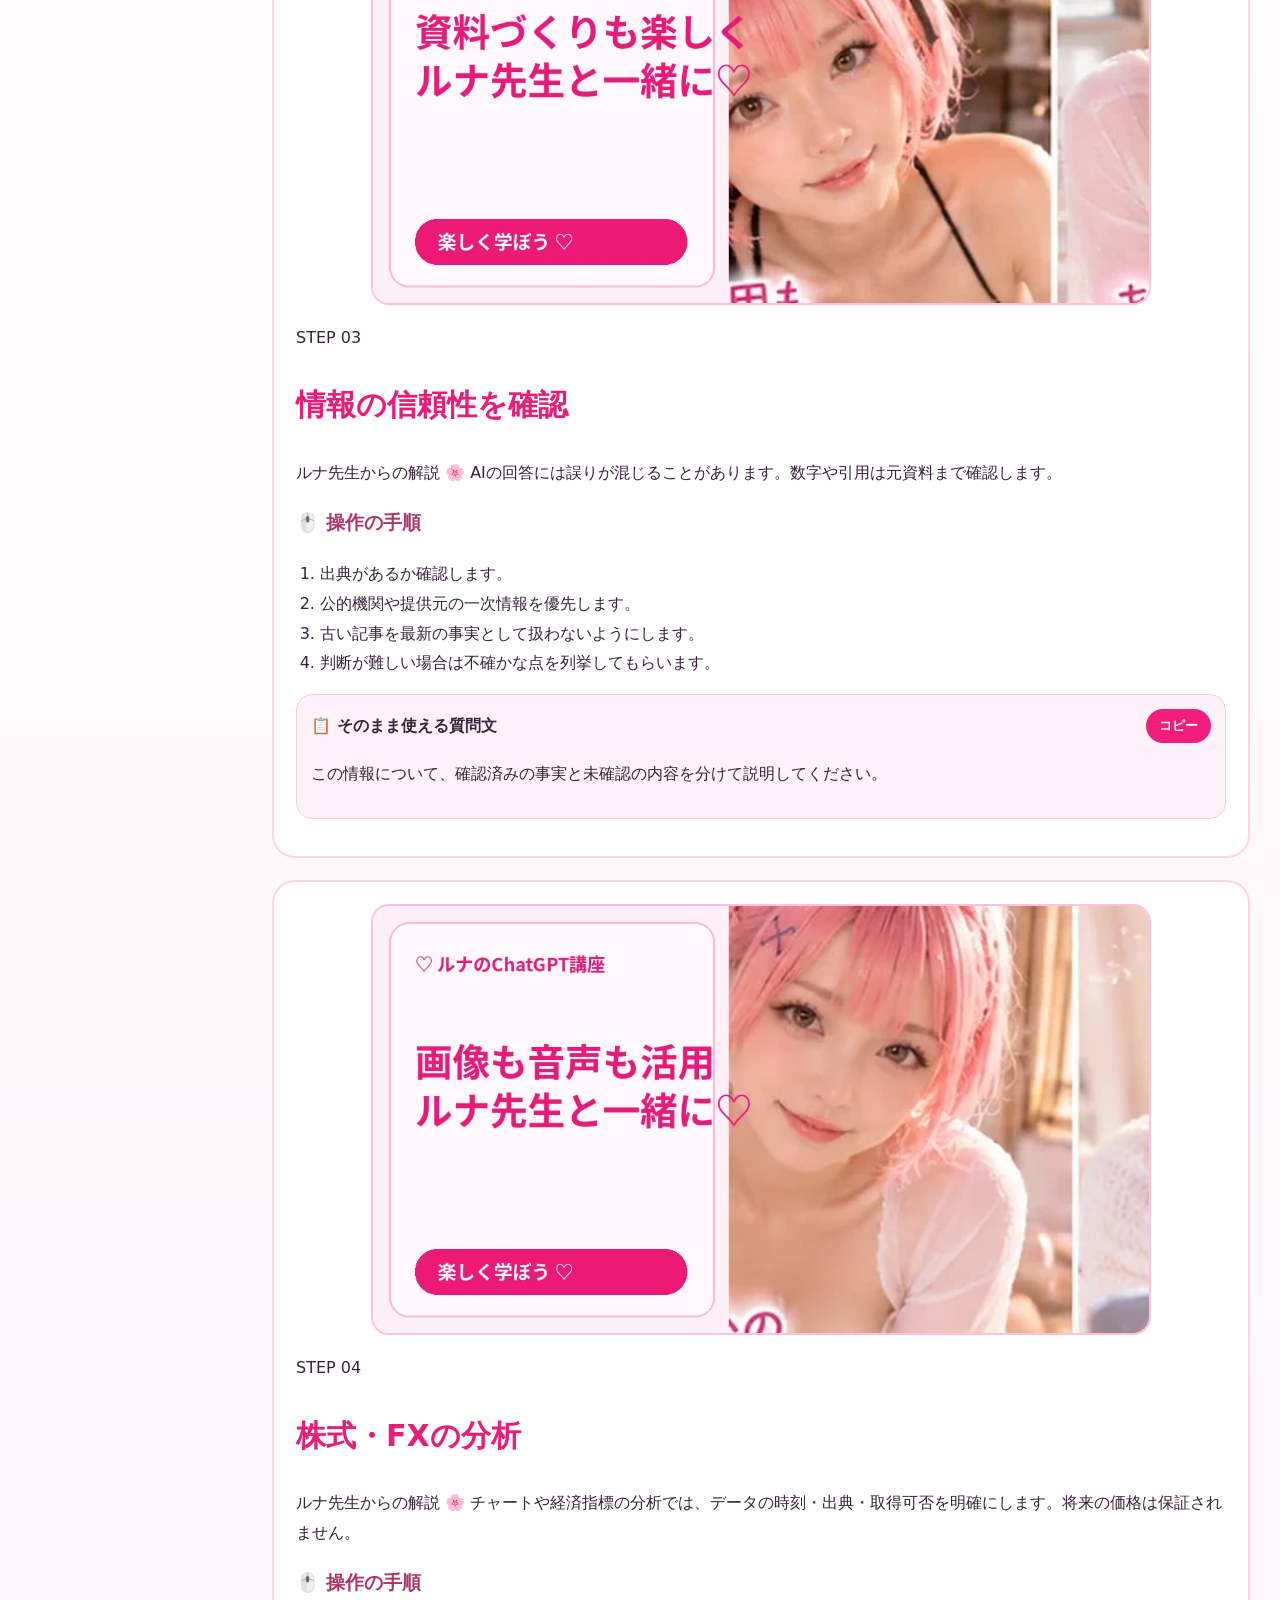
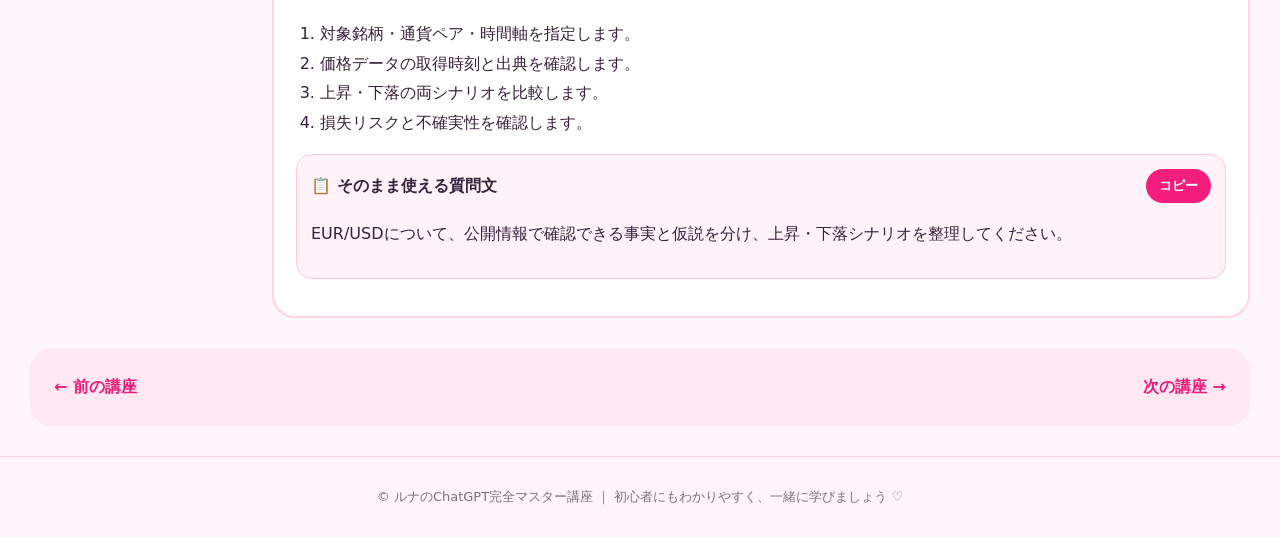
<file: lesson-3.html>
<!doctype html><html lang="ja"><head><meta charset="utf-8"><meta name="viewport" content="width=device-width,initial-scale=1"><meta name="theme-color" content="#fff0f7"><meta name="description" content="ルナ先生と学ぶ、初心者向けChatGPTの詳しい使い方講座。"><title>第3回 検索・調査・分析｜ルナのChatGPT完全マスター講座</title><link rel="stylesheet" href="style.css"></head><body><header class="top"><div class="wrap bar"><a class="brand" href="index.html">💗 ルナのChatGPT完全マスター講座</a><nav><a href="index.html">ホーム</a><a href="index.html#lessons">講座一覧</a><a href="index.html#about">このサイトについて</a></nav></div></header><main class="wrap"><p class="breadcrumb"><a href="index.html">ホーム</a> › 第3回 検索・調査・分析</p><section class="lesson-hero"><picture><source media="(max-width: 700px)" srcset="hero-3-mobile.webp"><img src="hero-3.webp" alt="第3回 検索・調査・分析 ルナ先生"></picture></section><section class="lesson-intro"><h1>第3回　検索・調査・分析</h1><p>ルナ先生と一緒に、実際の操作を順番に学びましょう。質問文はコピーして使えます。</p></section><div class="lesson-layout"><aside class="toc"><h2>🌸 この講座の内容</h2><a href="#topic-1">最新情報を調べる</a><a href="#topic-2">複数の候補を比較</a><a href="#topic-3">情報の信頼性を確認</a><a href="#topic-4">株式・FXの分析</a><p class="mini">※ 画面や機能は利用プラン・時期によって変わる場合があります。</p></aside><div class="topics"><section class="topic" id="topic-1"><div class="topic-photo"><picture><source media="(max-width:700px)" srcset="support-09-mobile.webp"><img src="support-09.webp" loading="lazy" alt="ルナ先生からの学習メッセージ"></picture></div><div class="topic-body"><span class="kicker">STEP 01</span><h2>最新情報を調べる</h2><p class="explain">ルナ先生からの解説 🌸 ニュース、価格、制度など変わる情報はWeb検索を使い、公開日と一次情報を確認しましょう。</p><h3>🖱️ 操作の手順</h3><ol><li>質問に「最新情報を検索して」と明記します。</li><li>情報の対象地域と日付を指定します。</li><li>回答に出典リンクを付けてもらいます。</li><li>公式サイトと照らし合わせます。</li></ol><div class="prompt"><div class="prompt-top"><strong>📋 そのまま使える質問文</strong><button class="copy" data-copy="1">コピー</button></div><p>日本の生成AIに関する最新ニュースを3件、日付・要点・出典URL付きでまとめてください。</p></div></div></section><section class="topic" id="topic-2"><div class="topic-photo"><picture><source media="(max-width:700px)" srcset="support-10-mobile.webp"><img src="support-10.webp" loading="lazy" alt="ルナ先生からの学習メッセージ"></picture></div><div class="topic-body"><span class="kicker">STEP 02</span><h2>複数の候補を比較</h2><p class="explain">ルナ先生からの解説 🌸 製品やサービスは、比較する軸を先に決めると選びやすくなります。</p><h3>🖱️ 操作の手順</h3><ol><li>比較対象を2〜5個決めます。</li><li>価格・機能・難易度など比較項目を指定します。</li><li>比較表にしてもらいます。</li><li>不明な情報は「不明」と記載させます。</li></ol><div class="prompt"><div class="prompt-top"><strong>📋 そのまま使える質問文</strong><button class="copy" data-copy="1">コピー</button></div><p>初心者向けの無料クラウドストレージを3つ、容量・特徴・注意点で比較表にしてください。</p></div></div></section><section class="topic" id="topic-3"><div class="topic-photo"><picture><source media="(max-width:700px)" srcset="support-11-mobile.webp"><img src="support-11.webp" loading="lazy" alt="ルナ先生からの学習メッセージ"></picture></div><div class="topic-body"><span class="kicker">STEP 03</span><h2>情報の信頼性を確認</h2><p class="explain">ルナ先生からの解説 🌸 AIの回答には誤りが混じることがあります。数字や引用は元資料まで確認します。</p><h3>🖱️ 操作の手順</h3><ol><li>出典があるか確認します。</li><li>公的機関や提供元の一次情報を優先します。</li><li>古い記事を最新の事実として扱わないようにします。</li><li>判断が難しい場合は不確かな点を列挙してもらいます。</li></ol><div class="prompt"><div class="prompt-top"><strong>📋 そのまま使える質問文</strong><button class="copy" data-copy="1">コピー</button></div><p>この情報について、確認済みの事実と未確認の内容を分けて説明してください。</p></div></div></section><section class="topic" id="topic-4"><div class="topic-photo"><picture><source media="(max-width:700px)" srcset="support-12-mobile.webp"><img src="support-12.webp" loading="lazy" alt="ルナ先生からの学習メッセージ"></picture></div><div class="topic-body"><span class="kicker">STEP 04</span><h2>株式・FXの分析</h2><p class="explain">ルナ先生からの解説 🌸 チャートや経済指標の分析では、データの時刻・出典・取得可否を明確にします。将来の価格は保証されません。</p><h3>🖱️ 操作の手順</h3><ol><li>対象銘柄・通貨ペア・時間軸を指定します。</li><li>価格データの取得時刻と出典を確認します。</li><li>上昇・下落の両シナリオを比較します。</li><li>損失リスクと不確実性を確認します。</li></ol><div class="prompt"><div class="prompt-top"><strong>📋 そのまま使える質問文</strong><button class="copy" data-copy="1">コピー</button></div><p>EUR/USDについて、公開情報で確認できる事実と仮説を分け、上昇・下落シナリオを整理してください。</p></div></div></section></div></div><div class="next"><a href="lesson-2.html">← 前の講座</a><a href="lesson-4.html">次の講座 →</a></div></main><footer>© ルナのChatGPT完全マスター講座 ｜ 初心者にもわかりやすく、一緒に学びましょう ♡</footer><script src="app.js"></script></body></html>
</file>
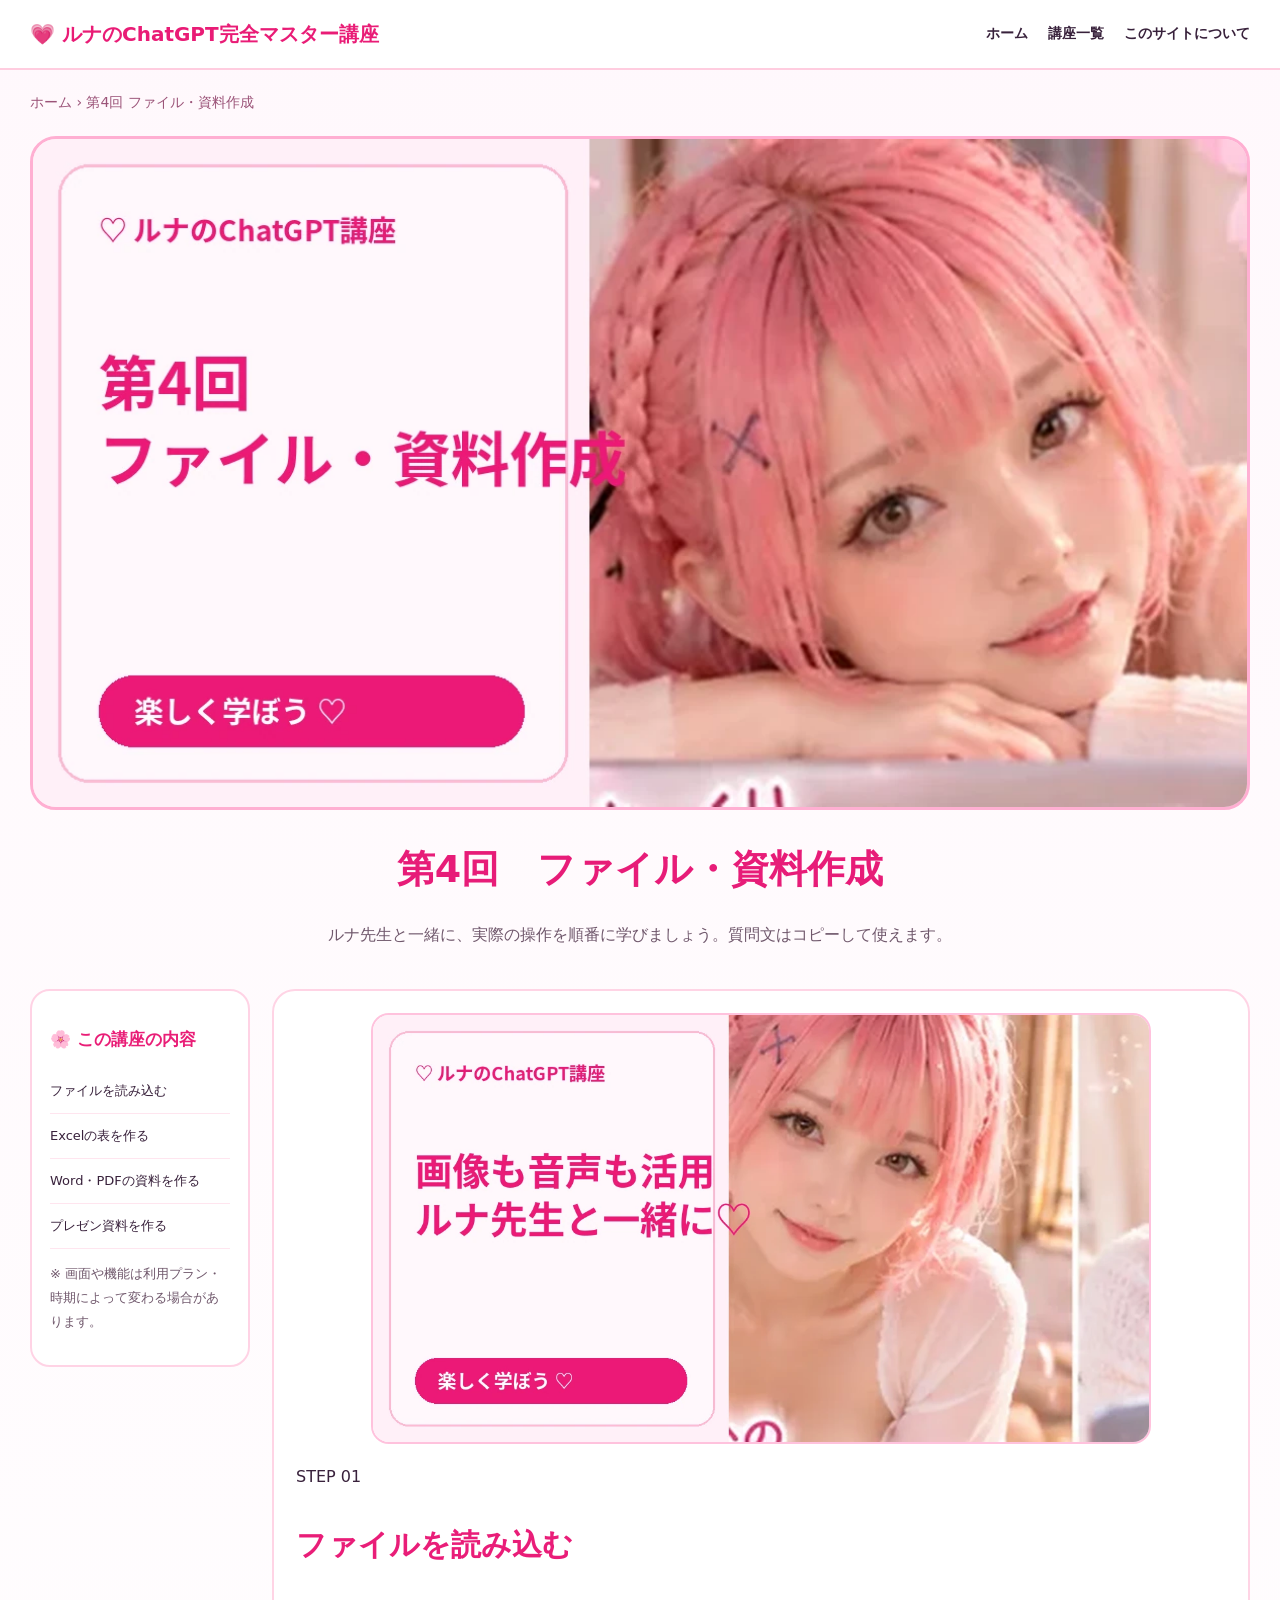
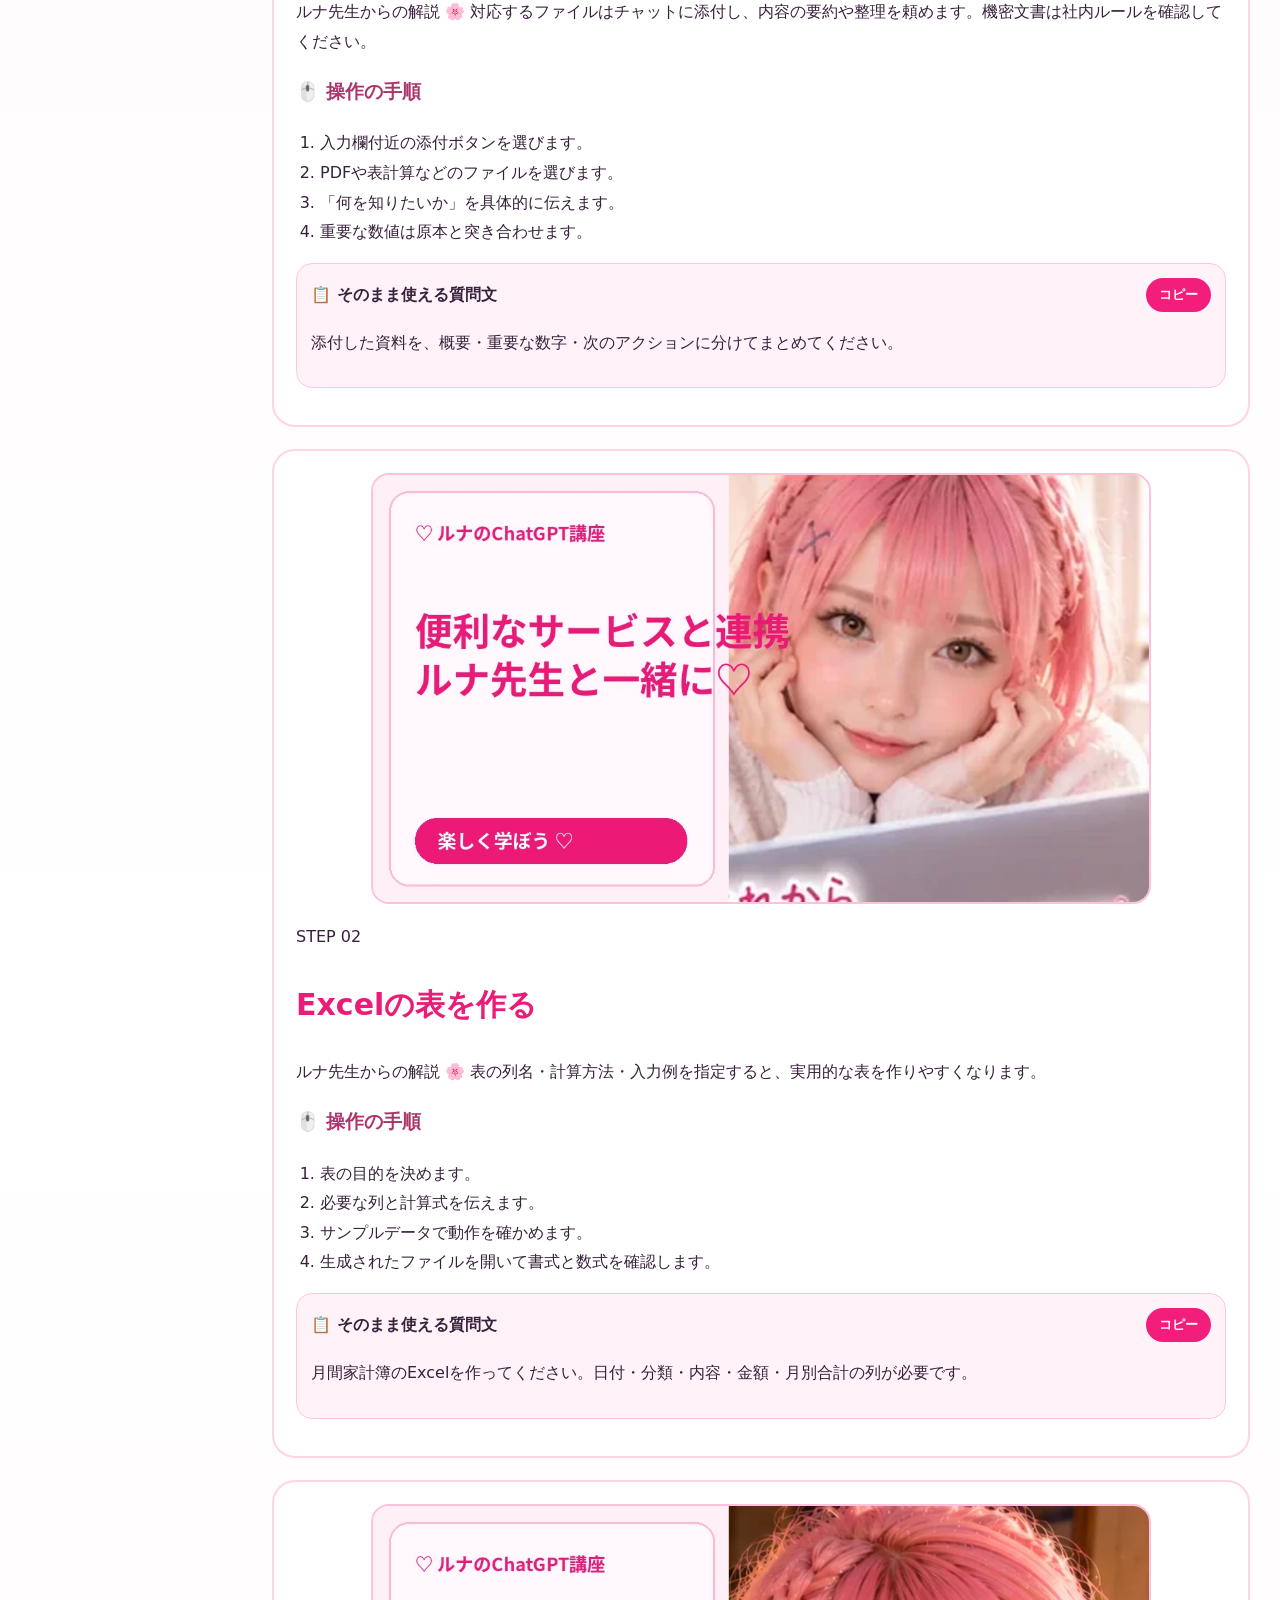
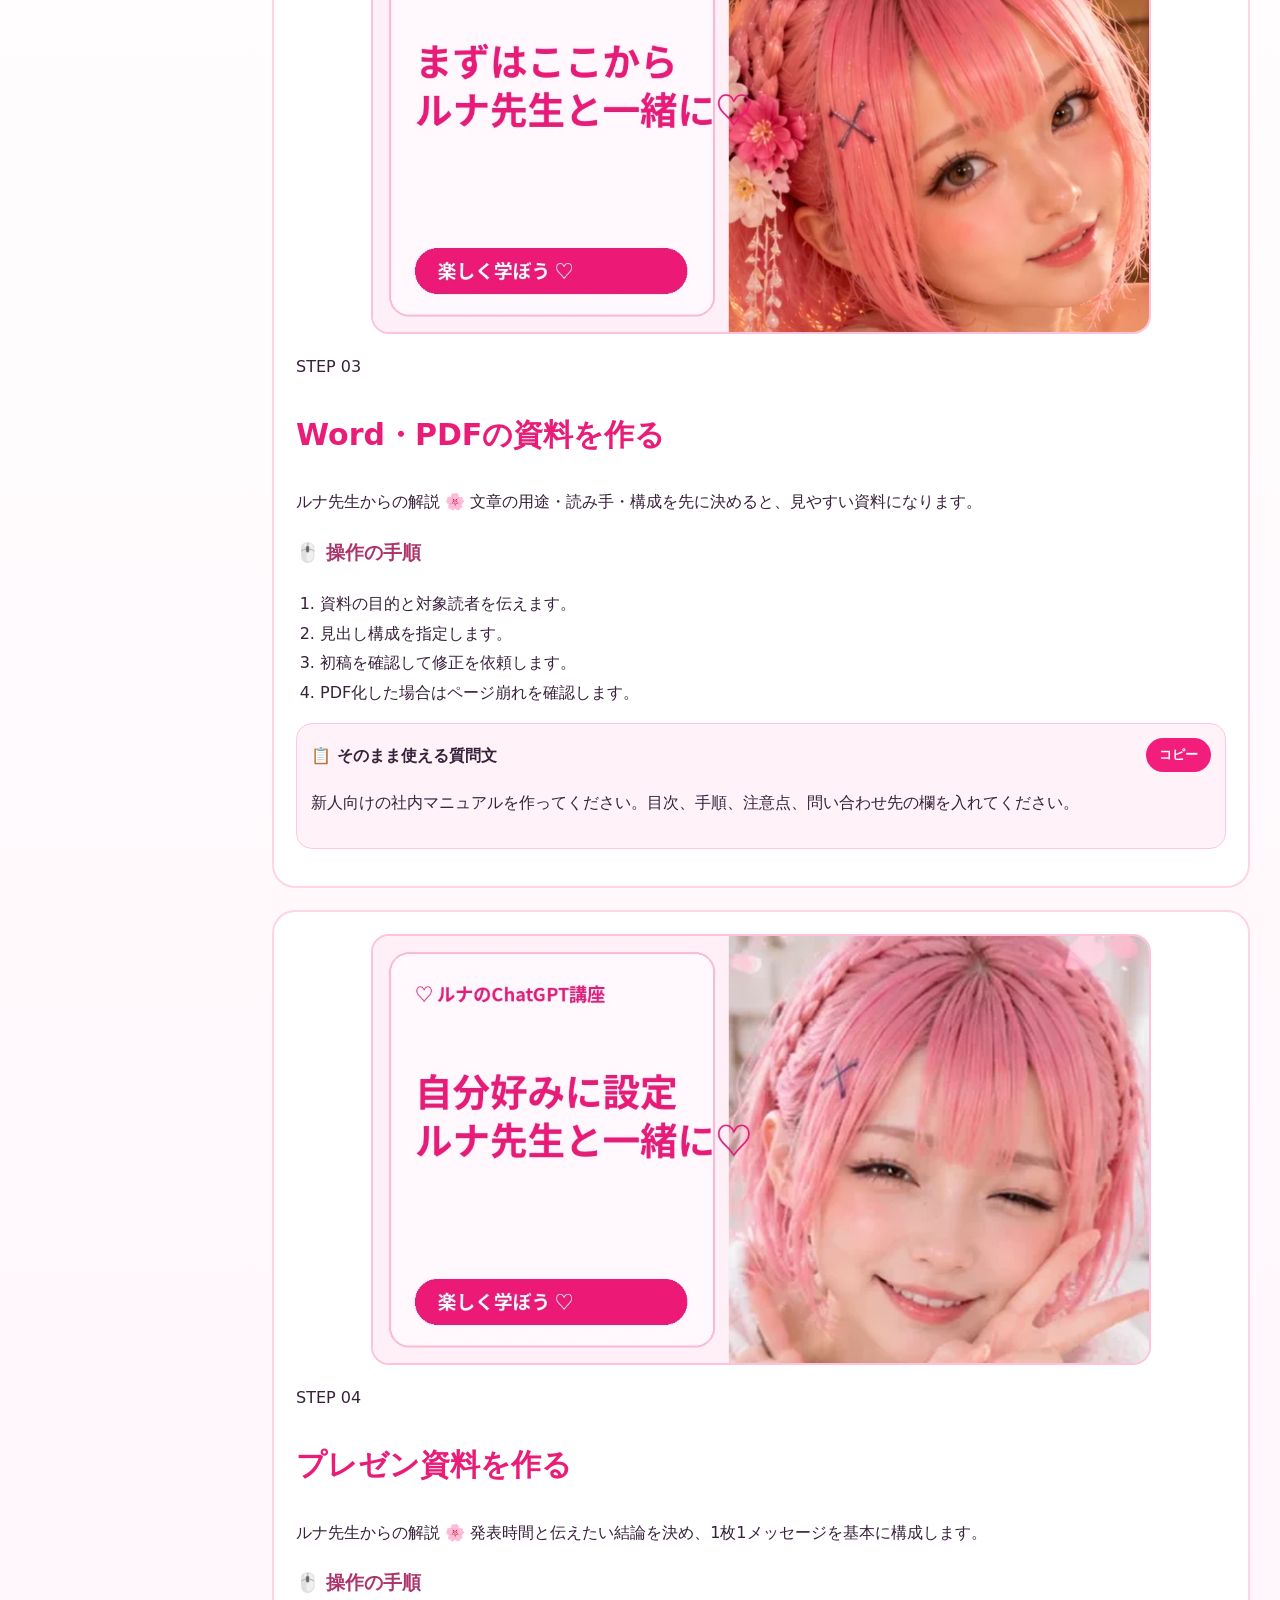
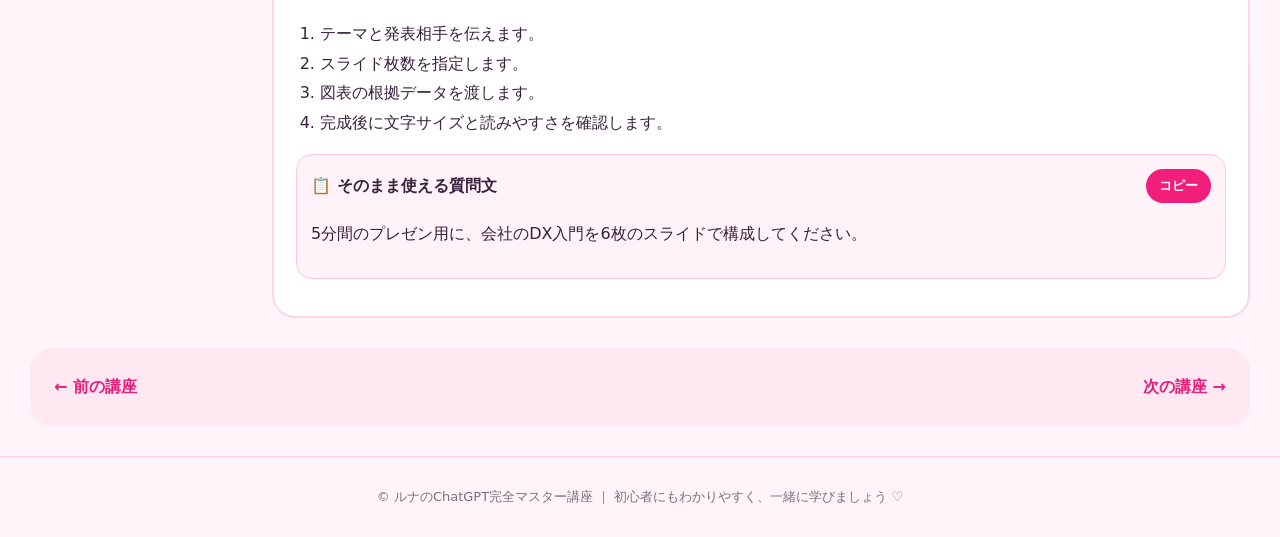
<file: lesson-4.html>
<!doctype html><html lang="ja"><head><meta charset="utf-8"><meta name="viewport" content="width=device-width,initial-scale=1"><meta name="theme-color" content="#fff0f7"><meta name="description" content="ルナ先生と学ぶ、初心者向けChatGPTの詳しい使い方講座。"><title>第4回 ファイル・資料作成｜ルナのChatGPT完全マスター講座</title><link rel="stylesheet" href="style.css"></head><body><header class="top"><div class="wrap bar"><a class="brand" href="index.html">💗 ルナのChatGPT完全マスター講座</a><nav><a href="index.html">ホーム</a><a href="index.html#lessons">講座一覧</a><a href="index.html#about">このサイトについて</a></nav></div></header><main class="wrap"><p class="breadcrumb"><a href="index.html">ホーム</a> › 第4回 ファイル・資料作成</p><section class="lesson-hero"><picture><source media="(max-width: 700px)" srcset="hero-4-mobile.webp"><img src="hero-4.webp" alt="第4回 ファイル・資料作成 ルナ先生"></picture></section><section class="lesson-intro"><h1>第4回　ファイル・資料作成</h1><p>ルナ先生と一緒に、実際の操作を順番に学びましょう。質問文はコピーして使えます。</p></section><div class="lesson-layout"><aside class="toc"><h2>🌸 この講座の内容</h2><a href="#topic-1">ファイルを読み込む</a><a href="#topic-2">Excelの表を作る</a><a href="#topic-3">Word・PDFの資料を作る</a><a href="#topic-4">プレゼン資料を作る</a><p class="mini">※ 画面や機能は利用プラン・時期によって変わる場合があります。</p></aside><div class="topics"><section class="topic" id="topic-1"><div class="topic-photo"><picture><source media="(max-width:700px)" srcset="support-12-mobile.webp"><img src="support-12.webp" loading="lazy" alt="ルナ先生からの学習メッセージ"></picture></div><div class="topic-body"><span class="kicker">STEP 01</span><h2>ファイルを読み込む</h2><p class="explain">ルナ先生からの解説 🌸 対応するファイルはチャットに添付し、内容の要約や整理を頼めます。機密文書は社内ルールを確認してください。</p><h3>🖱️ 操作の手順</h3><ol><li>入力欄付近の添付ボタンを選びます。</li><li>PDFや表計算などのファイルを選びます。</li><li>「何を知りたいか」を具体的に伝えます。</li><li>重要な数値は原本と突き合わせます。</li></ol><div class="prompt"><div class="prompt-top"><strong>📋 そのまま使える質問文</strong><button class="copy" data-copy="1">コピー</button></div><p>添付した資料を、概要・重要な数字・次のアクションに分けてまとめてください。</p></div></div></section><section class="topic" id="topic-2"><div class="topic-photo"><picture><source media="(max-width:700px)" srcset="support-13-mobile.webp"><img src="support-13.webp" loading="lazy" alt="ルナ先生からの学習メッセージ"></picture></div><div class="topic-body"><span class="kicker">STEP 02</span><h2>Excelの表を作る</h2><p class="explain">ルナ先生からの解説 🌸 表の列名・計算方法・入力例を指定すると、実用的な表を作りやすくなります。</p><h3>🖱️ 操作の手順</h3><ol><li>表の目的を決めます。</li><li>必要な列と計算式を伝えます。</li><li>サンプルデータで動作を確かめます。</li><li>生成されたファイルを開いて書式と数式を確認します。</li></ol><div class="prompt"><div class="prompt-top"><strong>📋 そのまま使える質問文</strong><button class="copy" data-copy="1">コピー</button></div><p>月間家計簿のExcelを作ってください。日付・分類・内容・金額・月別合計の列が必要です。</p></div></div></section><section class="topic" id="topic-3"><div class="topic-photo"><picture><source media="(max-width:700px)" srcset="support-00-mobile.webp"><img src="support-00.webp" loading="lazy" alt="ルナ先生からの学習メッセージ"></picture></div><div class="topic-body"><span class="kicker">STEP 03</span><h2>Word・PDFの資料を作る</h2><p class="explain">ルナ先生からの解説 🌸 文章の用途・読み手・構成を先に決めると、見やすい資料になります。</p><h3>🖱️ 操作の手順</h3><ol><li>資料の目的と対象読者を伝えます。</li><li>見出し構成を指定します。</li><li>初稿を確認して修正を依頼します。</li><li>PDF化した場合はページ崩れを確認します。</li></ol><div class="prompt"><div class="prompt-top"><strong>📋 そのまま使える質問文</strong><button class="copy" data-copy="1">コピー</button></div><p>新人向けの社内マニュアルを作ってください。目次、手順、注意点、問い合わせ先の欄を入れてください。</p></div></div></section><section class="topic" id="topic-4"><div class="topic-photo"><picture><source media="(max-width:700px)" srcset="support-01-mobile.webp"><img src="support-01.webp" loading="lazy" alt="ルナ先生からの学習メッセージ"></picture></div><div class="topic-body"><span class="kicker">STEP 04</span><h2>プレゼン資料を作る</h2><p class="explain">ルナ先生からの解説 🌸 発表時間と伝えたい結論を決め、1枚1メッセージを基本に構成します。</p><h3>🖱️ 操作の手順</h3><ol><li>テーマと発表相手を伝えます。</li><li>スライド枚数を指定します。</li><li>図表の根拠データを渡します。</li><li>完成後に文字サイズと読みやすさを確認します。</li></ol><div class="prompt"><div class="prompt-top"><strong>📋 そのまま使える質問文</strong><button class="copy" data-copy="1">コピー</button></div><p>5分間のプレゼン用に、会社のDX入門を6枚のスライドで構成してください。</p></div></div></section></div></div><div class="next"><a href="lesson-3.html">← 前の講座</a><a href="lesson-5.html">次の講座 →</a></div></main><footer>© ルナのChatGPT完全マスター講座 ｜ 初心者にもわかりやすく、一緒に学びましょう ♡</footer><script src="app.js"></script></body></html>
</file>
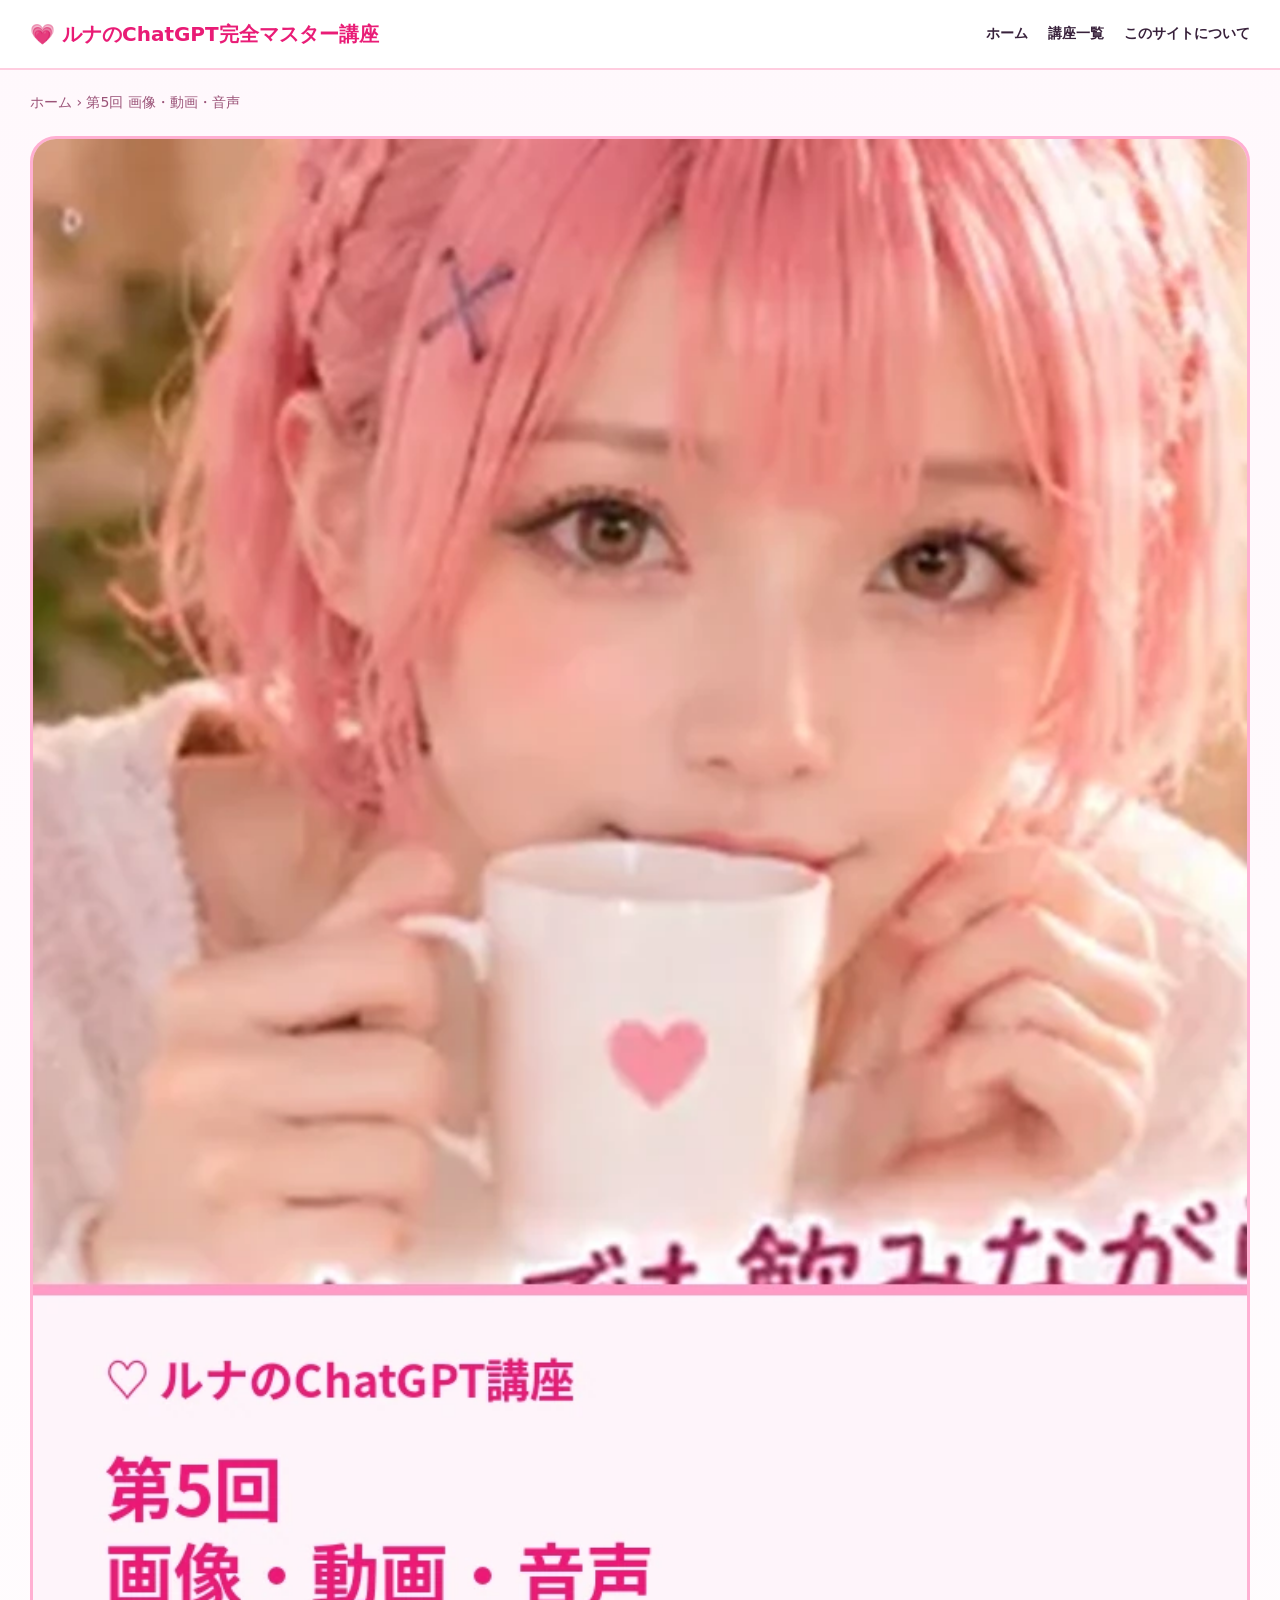
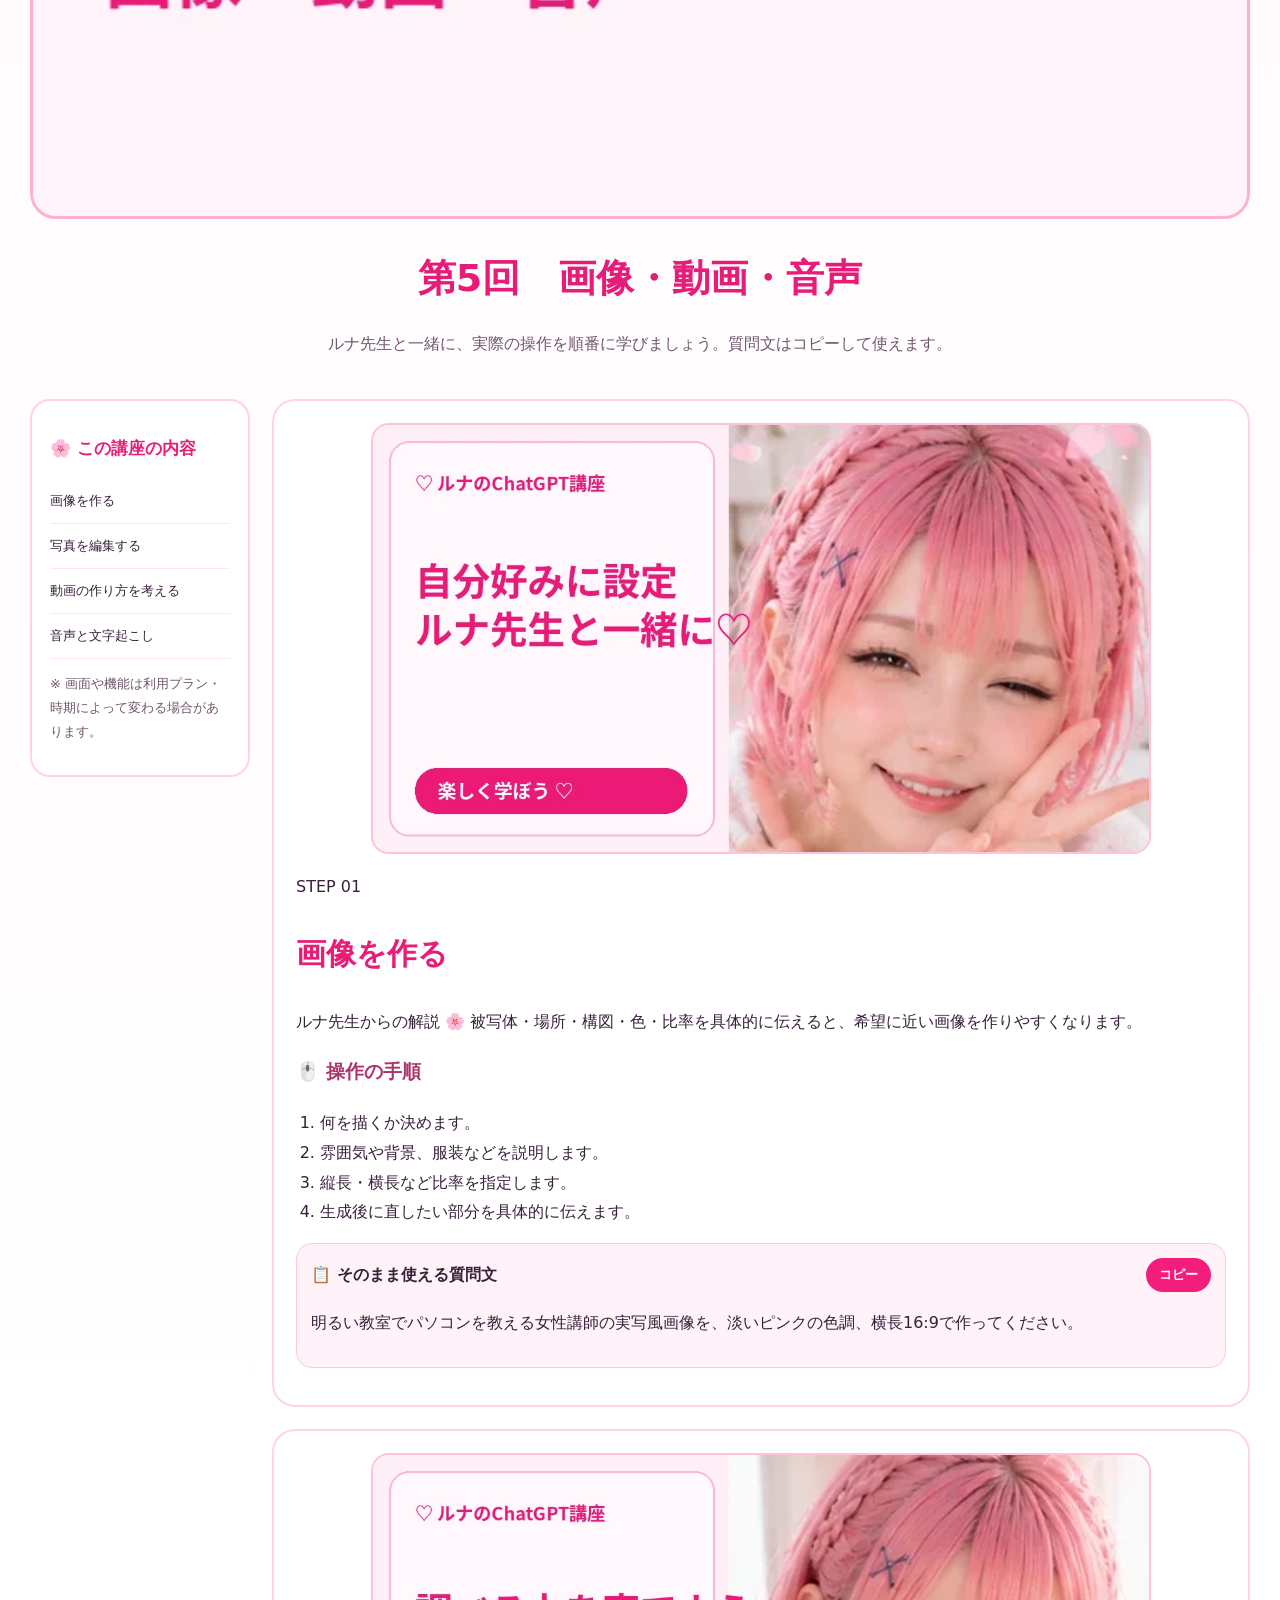
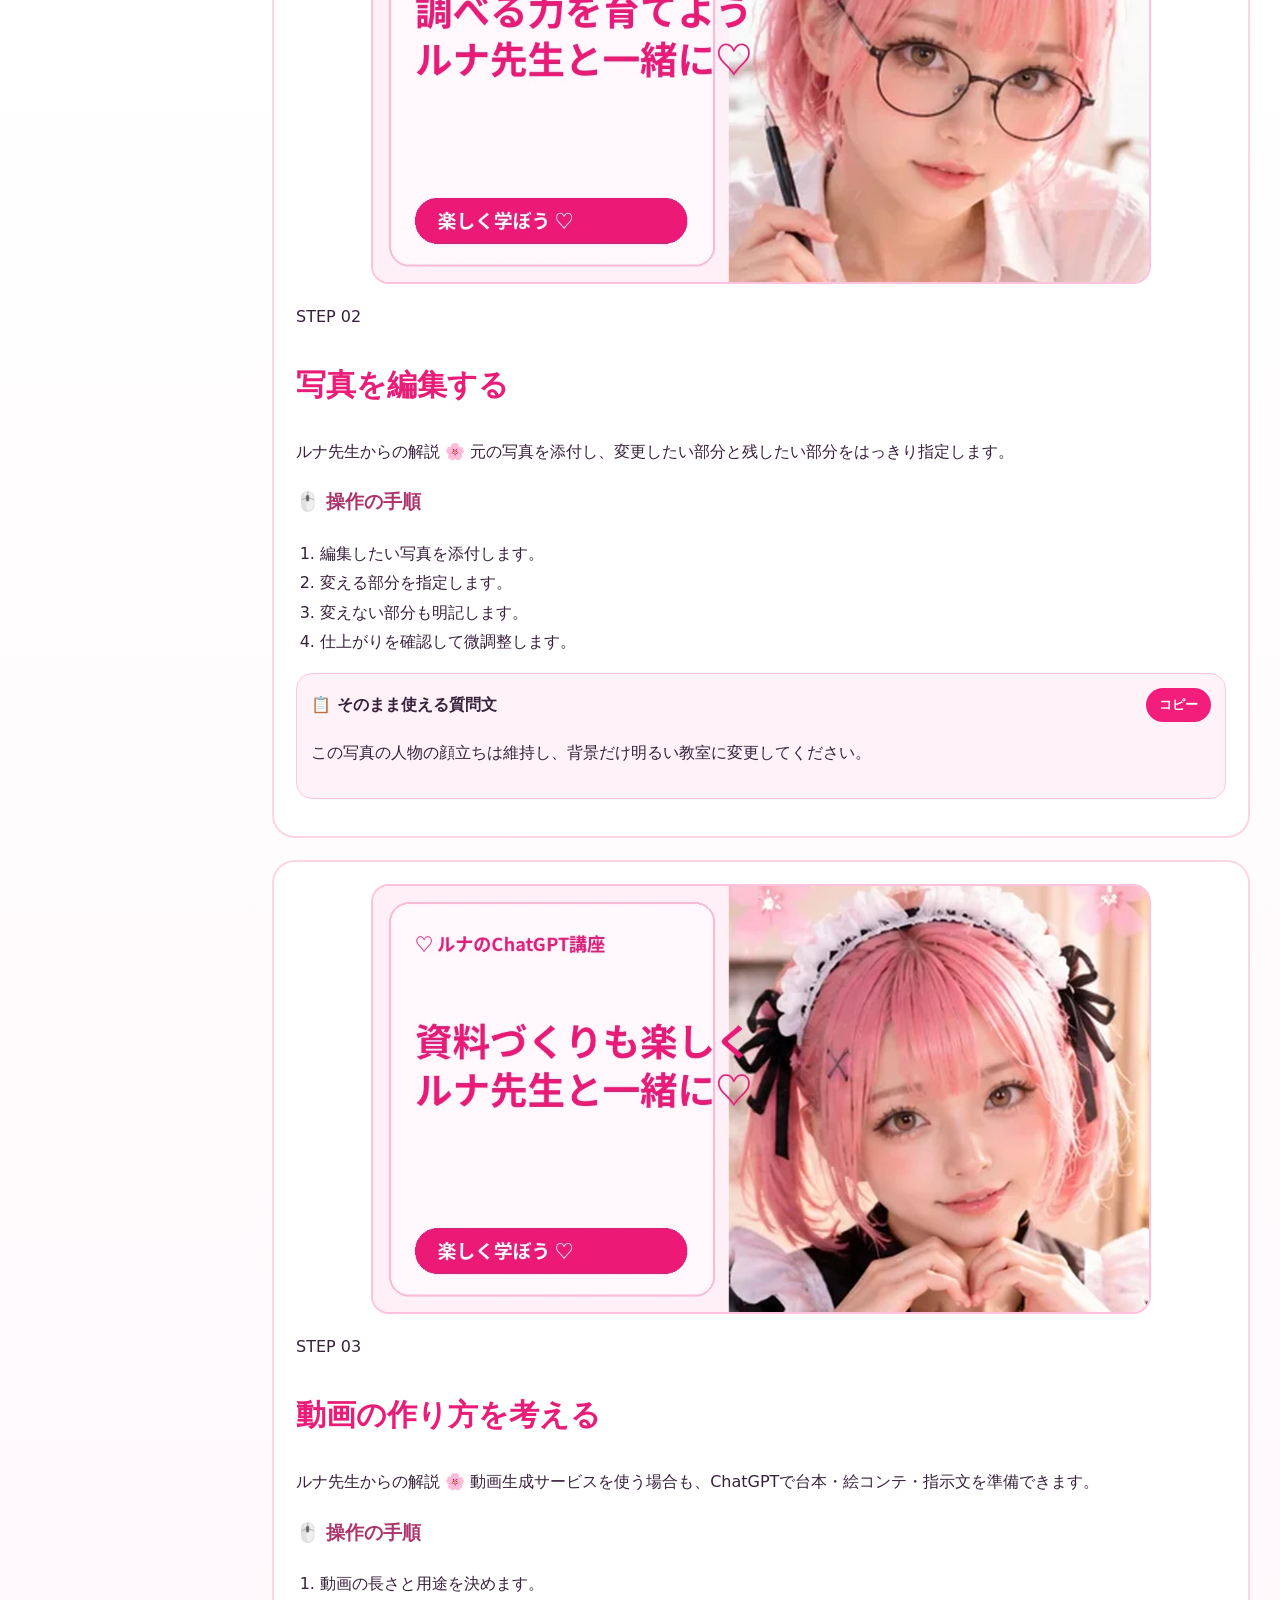
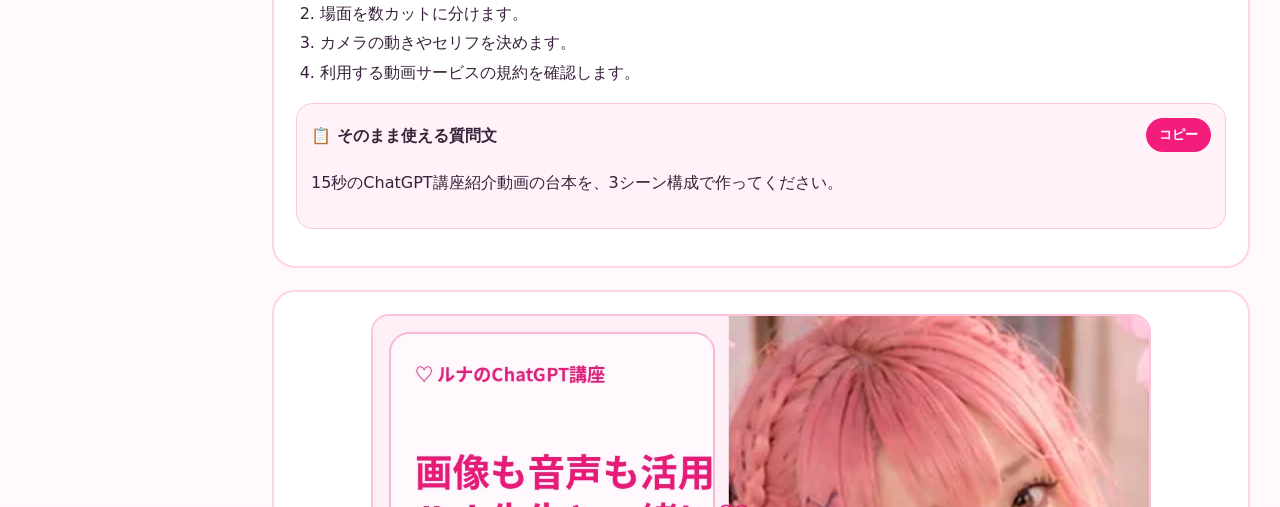
<file: lesson-5.html>
<!doctype html><html lang="ja"><head><meta charset="utf-8"><meta name="viewport" content="width=device-width,initial-scale=1"><meta name="theme-color" content="#fff0f7"><meta name="description" content="ルナ先生と学ぶ、初心者向けChatGPTの詳しい使い方講座。"><title>第5回 画像・動画・音声｜ルナのChatGPT完全マスター講座</title><link rel="stylesheet" href="style.css"></head><body><header class="top"><div class="wrap bar"><a class="brand" href="index.html">💗 ルナのChatGPT完全マスター講座</a><nav><a href="index.html">ホーム</a><a href="index.html#lessons">講座一覧</a><a href="index.html#about">このサイトについて</a></nav></div></header><main class="wrap"><p class="breadcrumb"><a href="index.html">ホーム</a> › 第5回 画像・動画・音声</p><section class="lesson-hero"><picture><source media="(max-width: 700px)" srcset="hero-5-mobile.webp"><img src="hero-5.webp" alt="第5回 画像・動画・音声 ルナ先生"></picture></section><section class="lesson-intro"><h1>第5回　画像・動画・音声</h1><p>ルナ先生と一緒に、実際の操作を順番に学びましょう。質問文はコピーして使えます。</p></section><div class="lesson-layout"><aside class="toc"><h2>🌸 この講座の内容</h2><a href="#topic-1">画像を作る</a><a href="#topic-2">写真を編集する</a><a href="#topic-3">動画の作り方を考える</a><a href="#topic-4">音声と文字起こし</a><p class="mini">※ 画面や機能は利用プラン・時期によって変わる場合があります。</p></aside><div class="topics"><section class="topic" id="topic-1"><div class="topic-photo"><picture><source media="(max-width:700px)" srcset="support-01-mobile.webp"><img src="support-01.webp" loading="lazy" alt="ルナ先生からの学習メッセージ"></picture></div><div class="topic-body"><span class="kicker">STEP 01</span><h2>画像を作る</h2><p class="explain">ルナ先生からの解説 🌸 被写体・場所・構図・色・比率を具体的に伝えると、希望に近い画像を作りやすくなります。</p><h3>🖱️ 操作の手順</h3><ol><li>何を描くか決めます。</li><li>雰囲気や背景、服装などを説明します。</li><li>縦長・横長など比率を指定します。</li><li>生成後に直したい部分を具体的に伝えます。</li></ol><div class="prompt"><div class="prompt-top"><strong>📋 そのまま使える質問文</strong><button class="copy" data-copy="1">コピー</button></div><p>明るい教室でパソコンを教える女性講師の実写風画像を、淡いピンクの色調、横長16:9で作ってください。</p></div></div></section><section class="topic" id="topic-2"><div class="topic-photo"><picture><source media="(max-width:700px)" srcset="support-02-mobile.webp"><img src="support-02.webp" loading="lazy" alt="ルナ先生からの学習メッセージ"></picture></div><div class="topic-body"><span class="kicker">STEP 02</span><h2>写真を編集する</h2><p class="explain">ルナ先生からの解説 🌸 元の写真を添付し、変更したい部分と残したい部分をはっきり指定します。</p><h3>🖱️ 操作の手順</h3><ol><li>編集したい写真を添付します。</li><li>変える部分を指定します。</li><li>変えない部分も明記します。</li><li>仕上がりを確認して微調整します。</li></ol><div class="prompt"><div class="prompt-top"><strong>📋 そのまま使える質問文</strong><button class="copy" data-copy="1">コピー</button></div><p>この写真の人物の顔立ちは維持し、背景だけ明るい教室に変更してください。</p></div></div></section><section class="topic" id="topic-3"><div class="topic-photo"><picture><source media="(max-width:700px)" srcset="support-03-mobile.webp"><img src="support-03.webp" loading="lazy" alt="ルナ先生からの学習メッセージ"></picture></div><div class="topic-body"><span class="kicker">STEP 03</span><h2>動画の作り方を考える</h2><p class="explain">ルナ先生からの解説 🌸 動画生成サービスを使う場合も、ChatGPTで台本・絵コンテ・指示文を準備できます。</p><h3>🖱️ 操作の手順</h3><ol><li>動画の長さと用途を決めます。</li><li>場面を数カットに分けます。</li><li>カメラの動きやセリフを決めます。</li><li>利用する動画サービスの規約を確認します。</li></ol><div class="prompt"><div class="prompt-top"><strong>📋 そのまま使える質問文</strong><button class="copy" data-copy="1">コピー</button></div><p>15秒のChatGPT講座紹介動画の台本を、3シーン構成で作ってください。</p></div></div></section><section class="topic" id="topic-4"><div class="topic-photo"><picture><source media="(max-width:700px)" srcset="support-04-mobile.webp"><img src="support-04.webp" loading="lazy" alt="ルナ先生からの学習メッセージ"></picture></div><div class="topic-body"><span class="kicker">STEP 04</span><h2>音声と文字起こし</h2><p class="explain">ルナ先生からの解説 🌸 対応する音声機能で会話や音声入力ができます。録音や共有には相手の同意を確認しましょう。</p><h3>🖱️ 操作の手順</h3><ol><li>音声機能の利用可否を確認します。</li><li>静かな場所で試します。</li><li>文字起こし結果があれば誤変換を確認します。</li><li>公開前に固有名詞と個人情報を点検します。</li></ol><div class="prompt"><div class="prompt-top"><strong>📋 そのまま使える質問文</strong><button class="copy" data-copy="1">コピー</button></div><p>会議メモを、決定事項・担当者・期限の3項目に整理してください。</p></div></div></section></div></div><div class="next"><a href="lesson-4.html">← 前の講座</a><a href="lesson-6.html">次の講座 →</a></div></main><footer>© ルナのChatGPT完全マスター講座 ｜ 初心者にもわかりやすく、一緒に学びましょう ♡</footer><script src="app.js"></script></body></html>
</file>
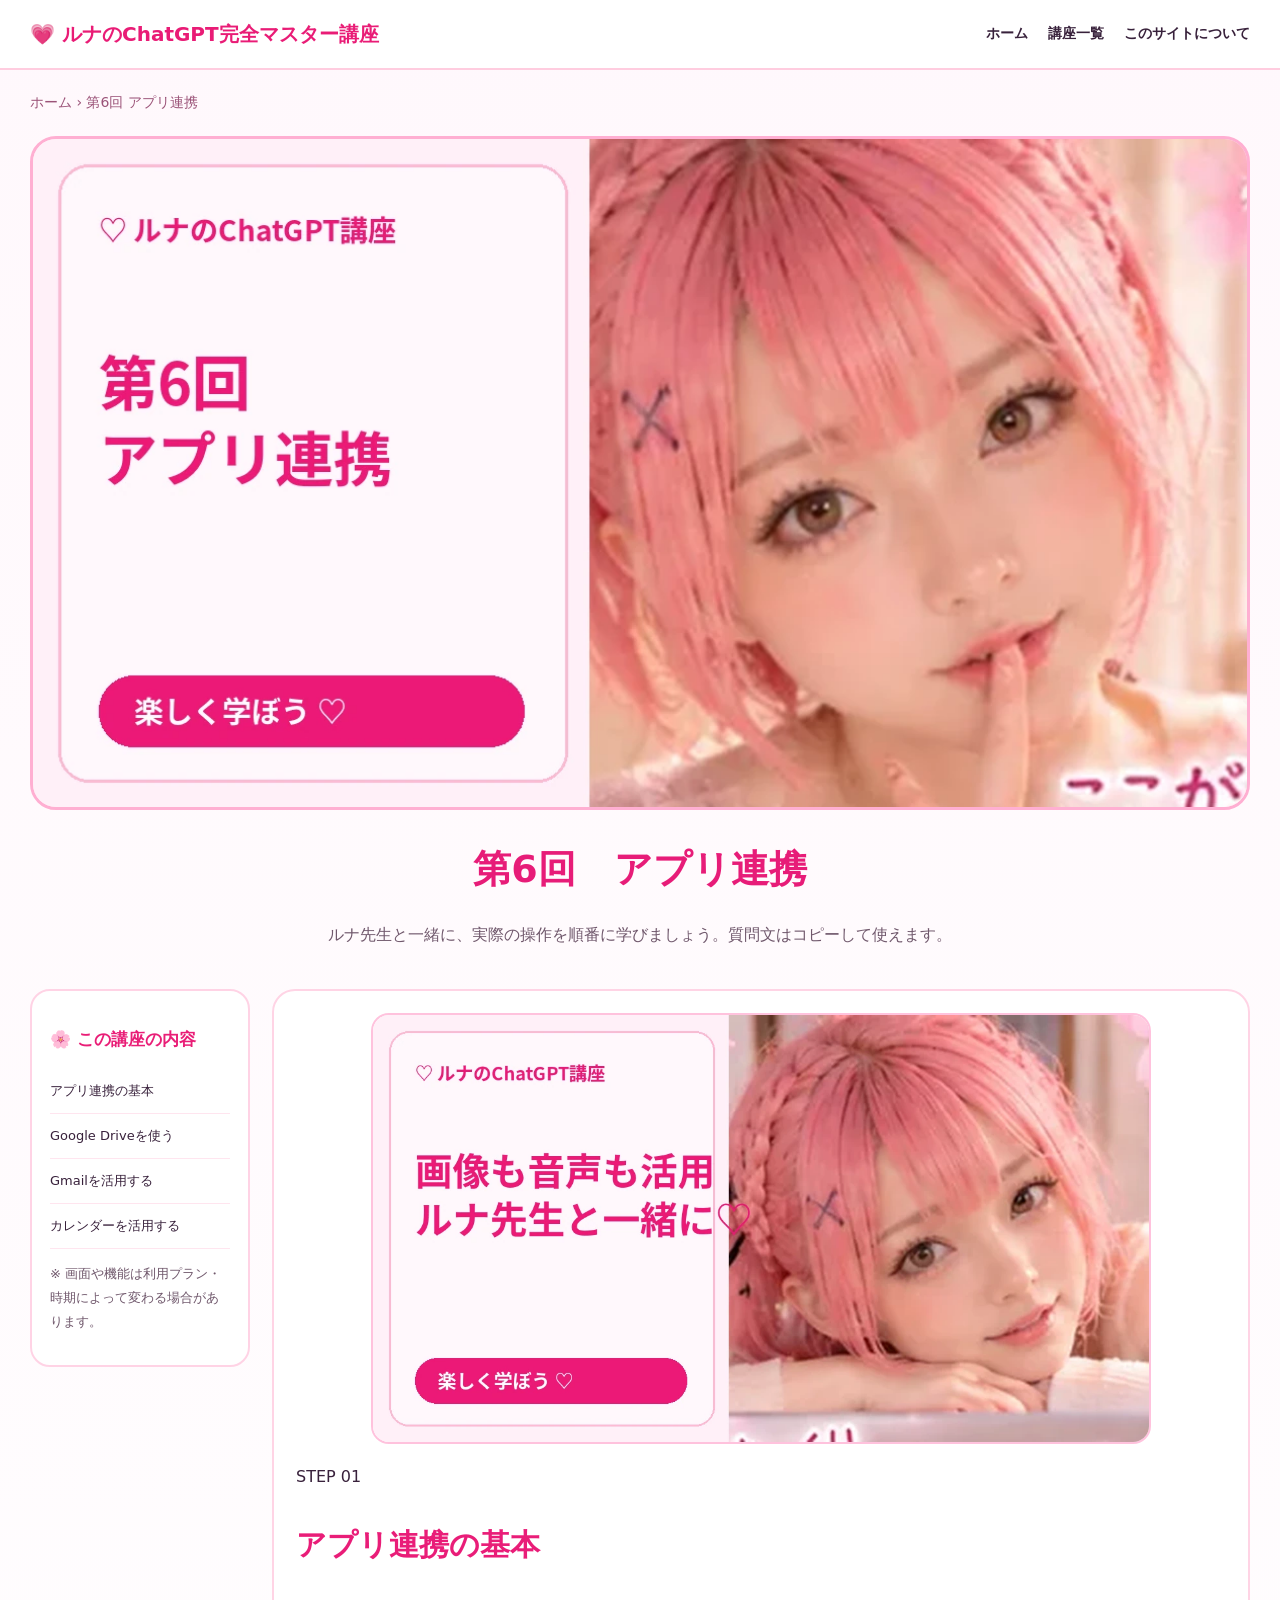
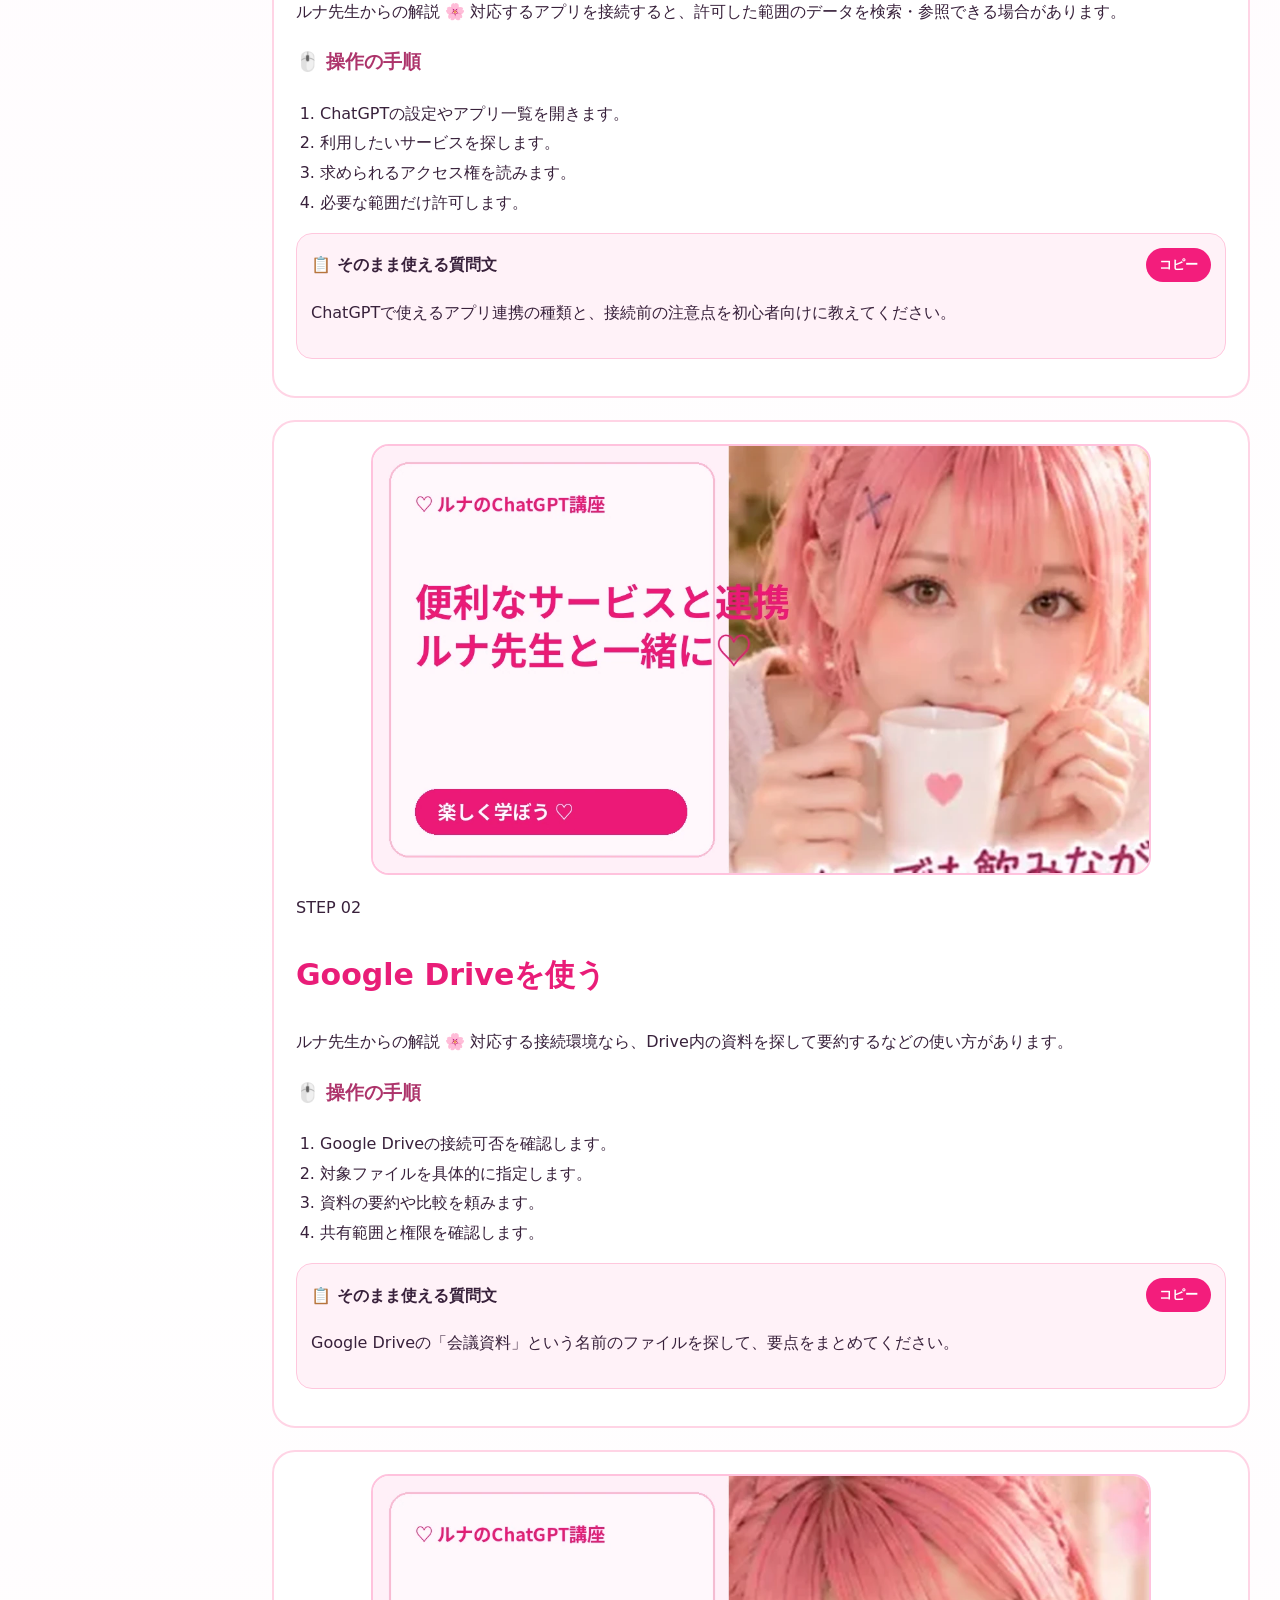
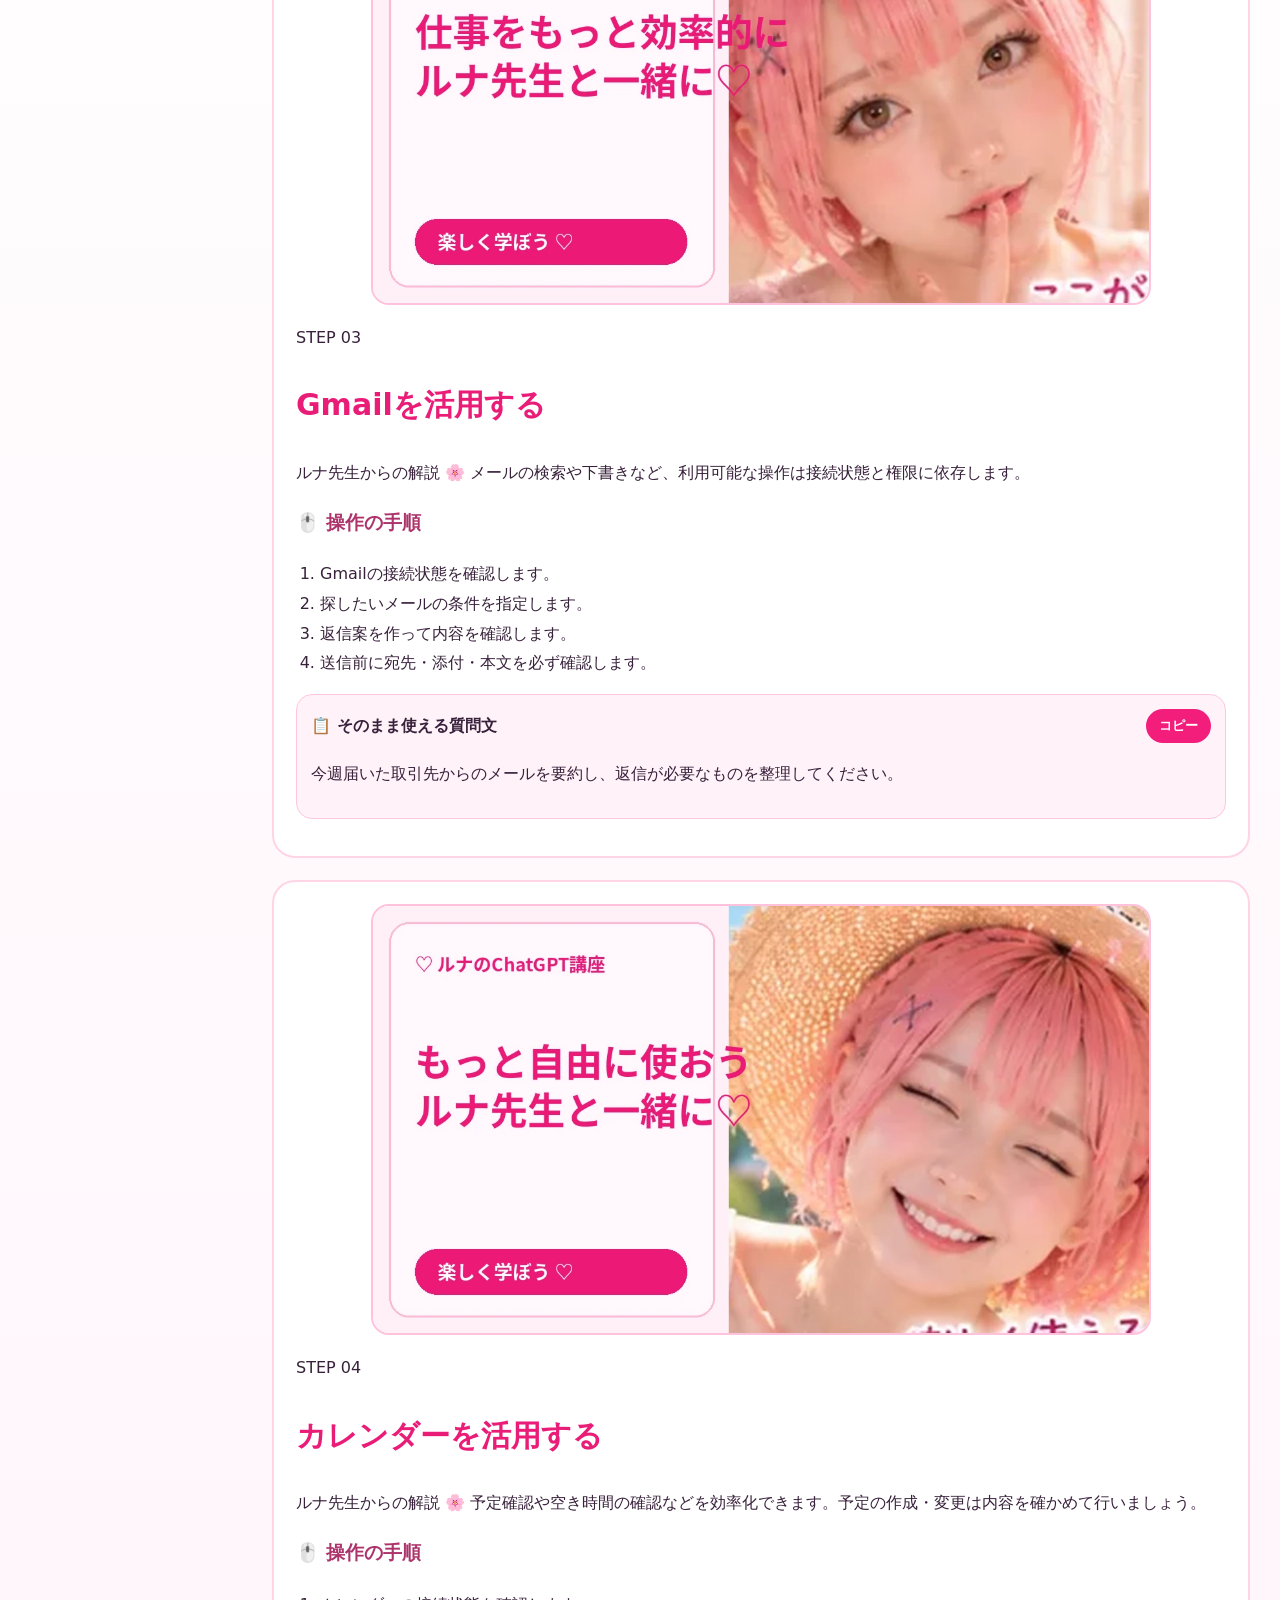
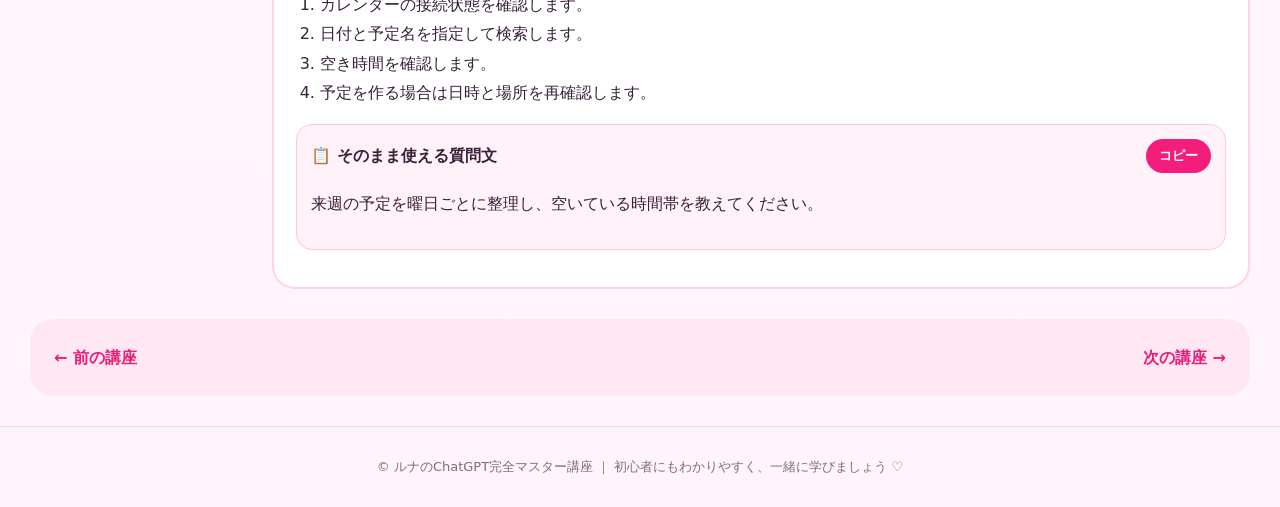
<file: lesson-6.html>
<!doctype html><html lang="ja"><head><meta charset="utf-8"><meta name="viewport" content="width=device-width,initial-scale=1"><meta name="theme-color" content="#fff0f7"><meta name="description" content="ルナ先生と学ぶ、初心者向けChatGPTの詳しい使い方講座。"><title>第6回 アプリ連携｜ルナのChatGPT完全マスター講座</title><link rel="stylesheet" href="style.css"></head><body><header class="top"><div class="wrap bar"><a class="brand" href="index.html">💗 ルナのChatGPT完全マスター講座</a><nav><a href="index.html">ホーム</a><a href="index.html#lessons">講座一覧</a><a href="index.html#about">このサイトについて</a></nav></div></header><main class="wrap"><p class="breadcrumb"><a href="index.html">ホーム</a> › 第6回 アプリ連携</p><section class="lesson-hero"><picture><source media="(max-width: 700px)" srcset="hero-6-mobile.webp"><img src="hero-6.webp" alt="第6回 アプリ連携 ルナ先生"></picture></section><section class="lesson-intro"><h1>第6回　アプリ連携</h1><p>ルナ先生と一緒に、実際の操作を順番に学びましょう。質問文はコピーして使えます。</p></section><div class="lesson-layout"><aside class="toc"><h2>🌸 この講座の内容</h2><a href="#topic-1">アプリ連携の基本</a><a href="#topic-2">Google Driveを使う</a><a href="#topic-3">Gmailを活用する</a><a href="#topic-4">カレンダーを活用する</a><p class="mini">※ 画面や機能は利用プラン・時期によって変わる場合があります。</p></aside><div class="topics"><section class="topic" id="topic-1"><div class="topic-photo"><picture><source media="(max-width:700px)" srcset="support-04-mobile.webp"><img src="support-04.webp" loading="lazy" alt="ルナ先生からの学習メッセージ"></picture></div><div class="topic-body"><span class="kicker">STEP 01</span><h2>アプリ連携の基本</h2><p class="explain">ルナ先生からの解説 🌸 対応するアプリを接続すると、許可した範囲のデータを検索・参照できる場合があります。</p><h3>🖱️ 操作の手順</h3><ol><li>ChatGPTの設定やアプリ一覧を開きます。</li><li>利用したいサービスを探します。</li><li>求められるアクセス権を読みます。</li><li>必要な範囲だけ許可します。</li></ol><div class="prompt"><div class="prompt-top"><strong>📋 そのまま使える質問文</strong><button class="copy" data-copy="1">コピー</button></div><p>ChatGPTで使えるアプリ連携の種類と、接続前の注意点を初心者向けに教えてください。</p></div></div></section><section class="topic" id="topic-2"><div class="topic-photo"><picture><source media="(max-width:700px)" srcset="support-05-mobile.webp"><img src="support-05.webp" loading="lazy" alt="ルナ先生からの学習メッセージ"></picture></div><div class="topic-body"><span class="kicker">STEP 02</span><h2>Google Driveを使う</h2><p class="explain">ルナ先生からの解説 🌸 対応する接続環境なら、Drive内の資料を探して要約するなどの使い方があります。</p><h3>🖱️ 操作の手順</h3><ol><li>Google Driveの接続可否を確認します。</li><li>対象ファイルを具体的に指定します。</li><li>資料の要約や比較を頼みます。</li><li>共有範囲と権限を確認します。</li></ol><div class="prompt"><div class="prompt-top"><strong>📋 そのまま使える質問文</strong><button class="copy" data-copy="1">コピー</button></div><p>Google Driveの「会議資料」という名前のファイルを探して、要点をまとめてください。</p></div></div></section><section class="topic" id="topic-3"><div class="topic-photo"><picture><source media="(max-width:700px)" srcset="support-06-mobile.webp"><img src="support-06.webp" loading="lazy" alt="ルナ先生からの学習メッセージ"></picture></div><div class="topic-body"><span class="kicker">STEP 03</span><h2>Gmailを活用する</h2><p class="explain">ルナ先生からの解説 🌸 メールの検索や下書きなど、利用可能な操作は接続状態と権限に依存します。</p><h3>🖱️ 操作の手順</h3><ol><li>Gmailの接続状態を確認します。</li><li>探したいメールの条件を指定します。</li><li>返信案を作って内容を確認します。</li><li>送信前に宛先・添付・本文を必ず確認します。</li></ol><div class="prompt"><div class="prompt-top"><strong>📋 そのまま使える質問文</strong><button class="copy" data-copy="1">コピー</button></div><p>今週届いた取引先からのメールを要約し、返信が必要なものを整理してください。</p></div></div></section><section class="topic" id="topic-4"><div class="topic-photo"><picture><source media="(max-width:700px)" srcset="support-07-mobile.webp"><img src="support-07.webp" loading="lazy" alt="ルナ先生からの学習メッセージ"></picture></div><div class="topic-body"><span class="kicker">STEP 04</span><h2>カレンダーを活用する</h2><p class="explain">ルナ先生からの解説 🌸 予定確認や空き時間の確認などを効率化できます。予定の作成・変更は内容を確かめて行いましょう。</p><h3>🖱️ 操作の手順</h3><ol><li>カレンダーの接続状態を確認します。</li><li>日付と予定名を指定して検索します。</li><li>空き時間を確認します。</li><li>予定を作る場合は日時と場所を再確認します。</li></ol><div class="prompt"><div class="prompt-top"><strong>📋 そのまま使える質問文</strong><button class="copy" data-copy="1">コピー</button></div><p>来週の予定を曜日ごとに整理し、空いている時間帯を教えてください。</p></div></div></section></div></div><div class="next"><a href="lesson-5.html">← 前の講座</a><a href="lesson-7.html">次の講座 →</a></div></main><footer>© ルナのChatGPT完全マスター講座 ｜ 初心者にもわかりやすく、一緒に学びましょう ♡</footer><script src="app.js"></script></body></html>
</file>
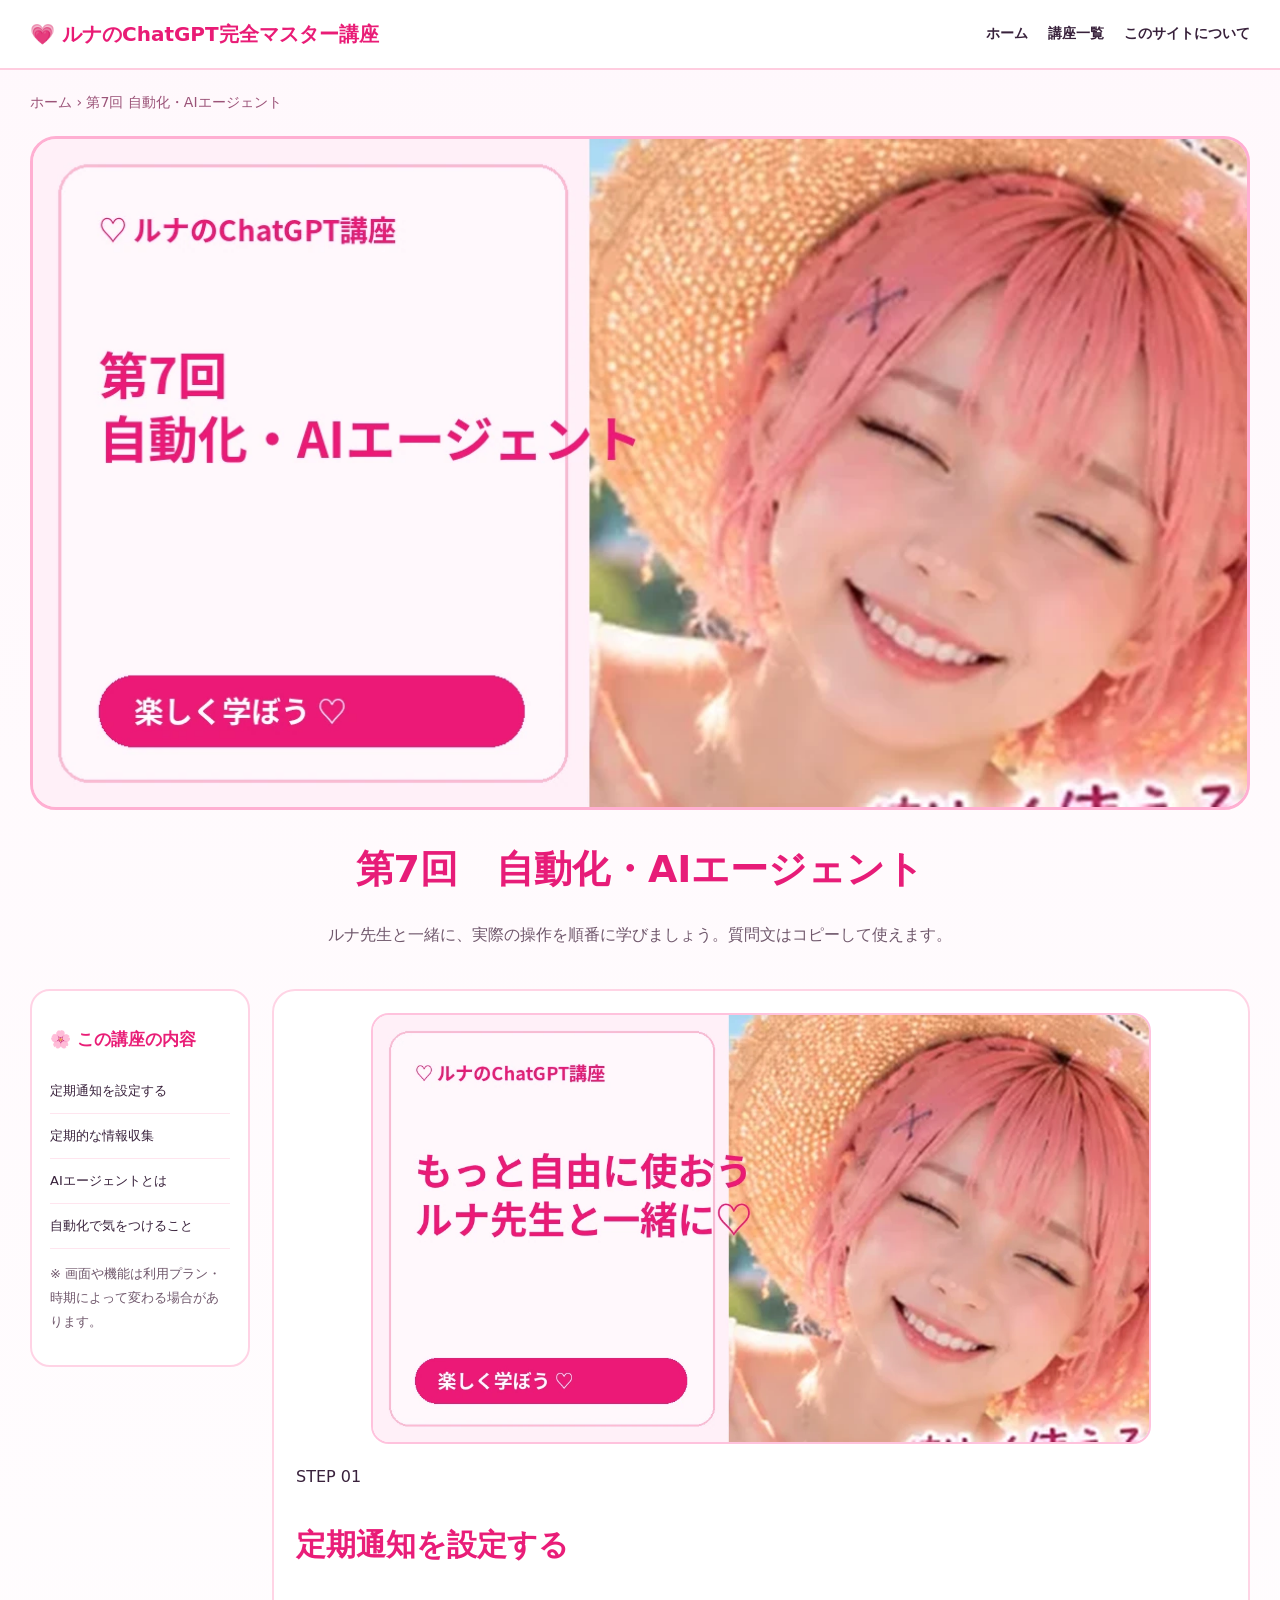
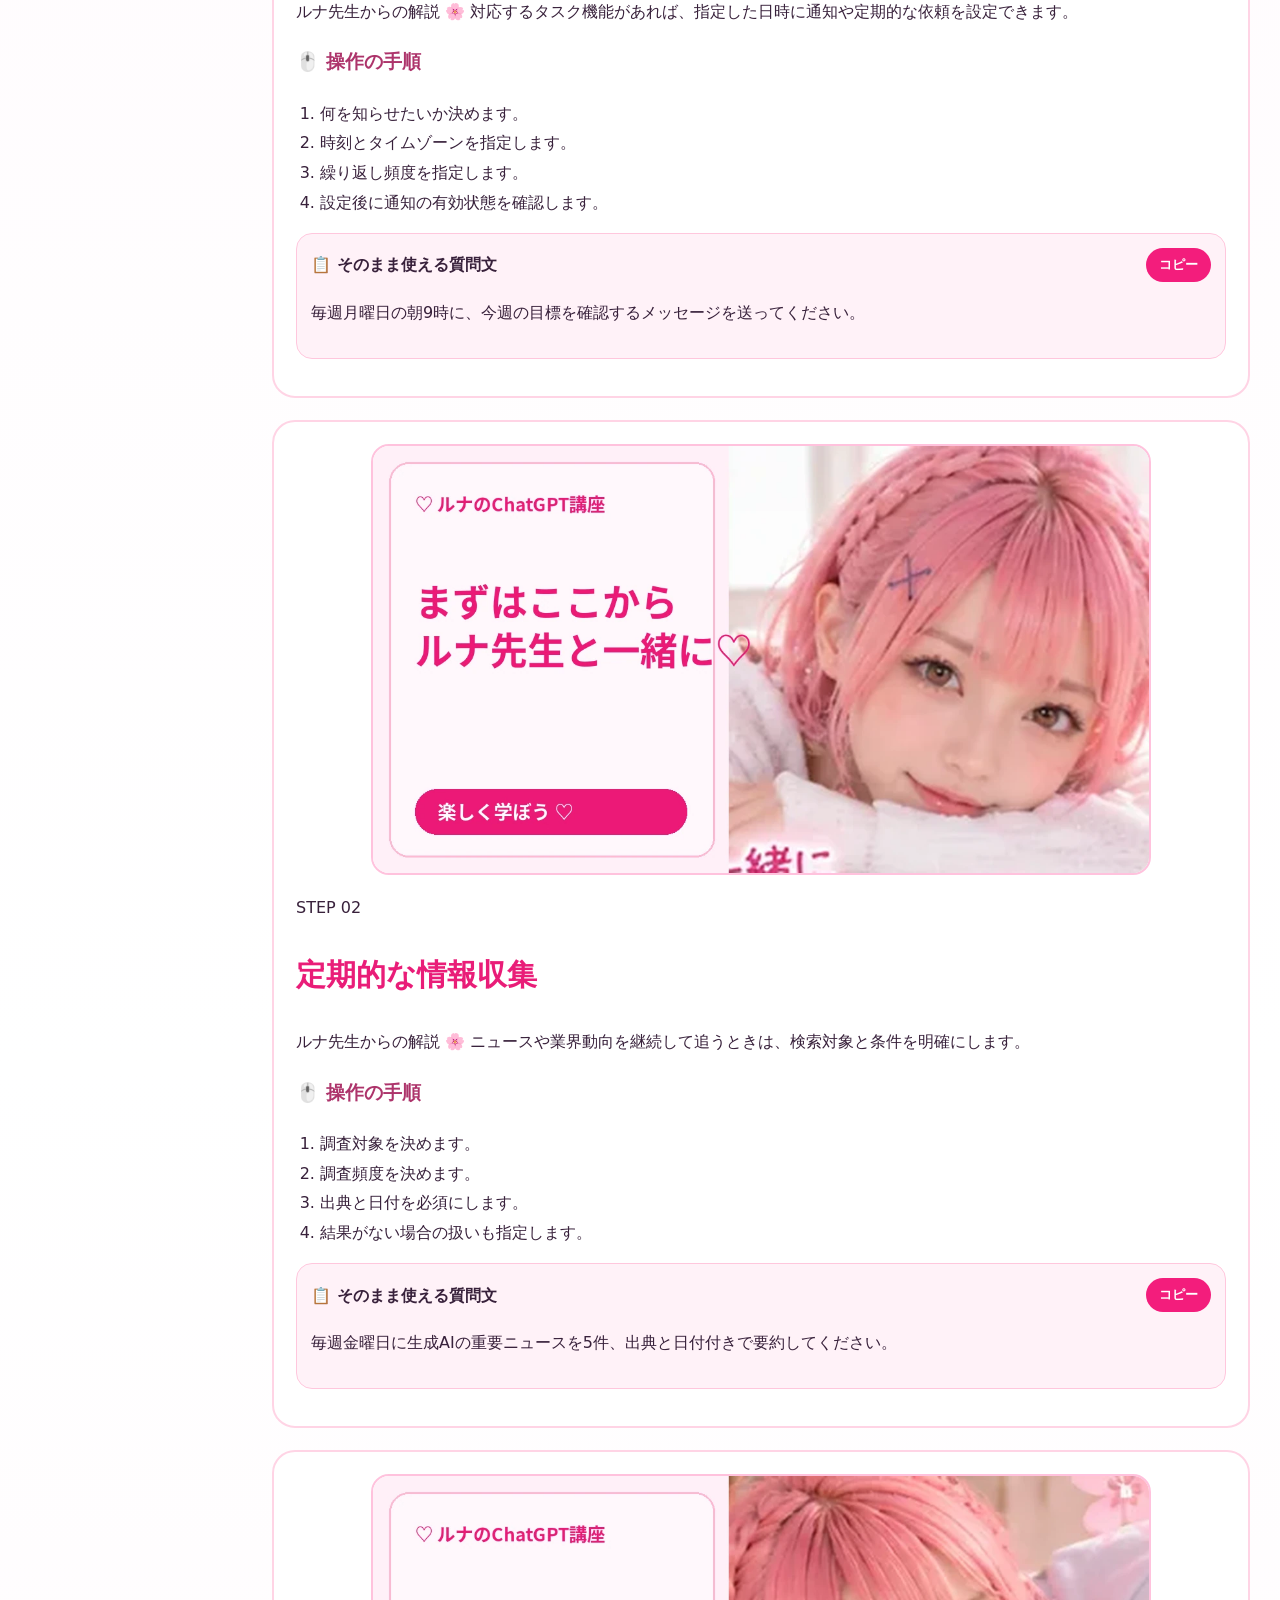
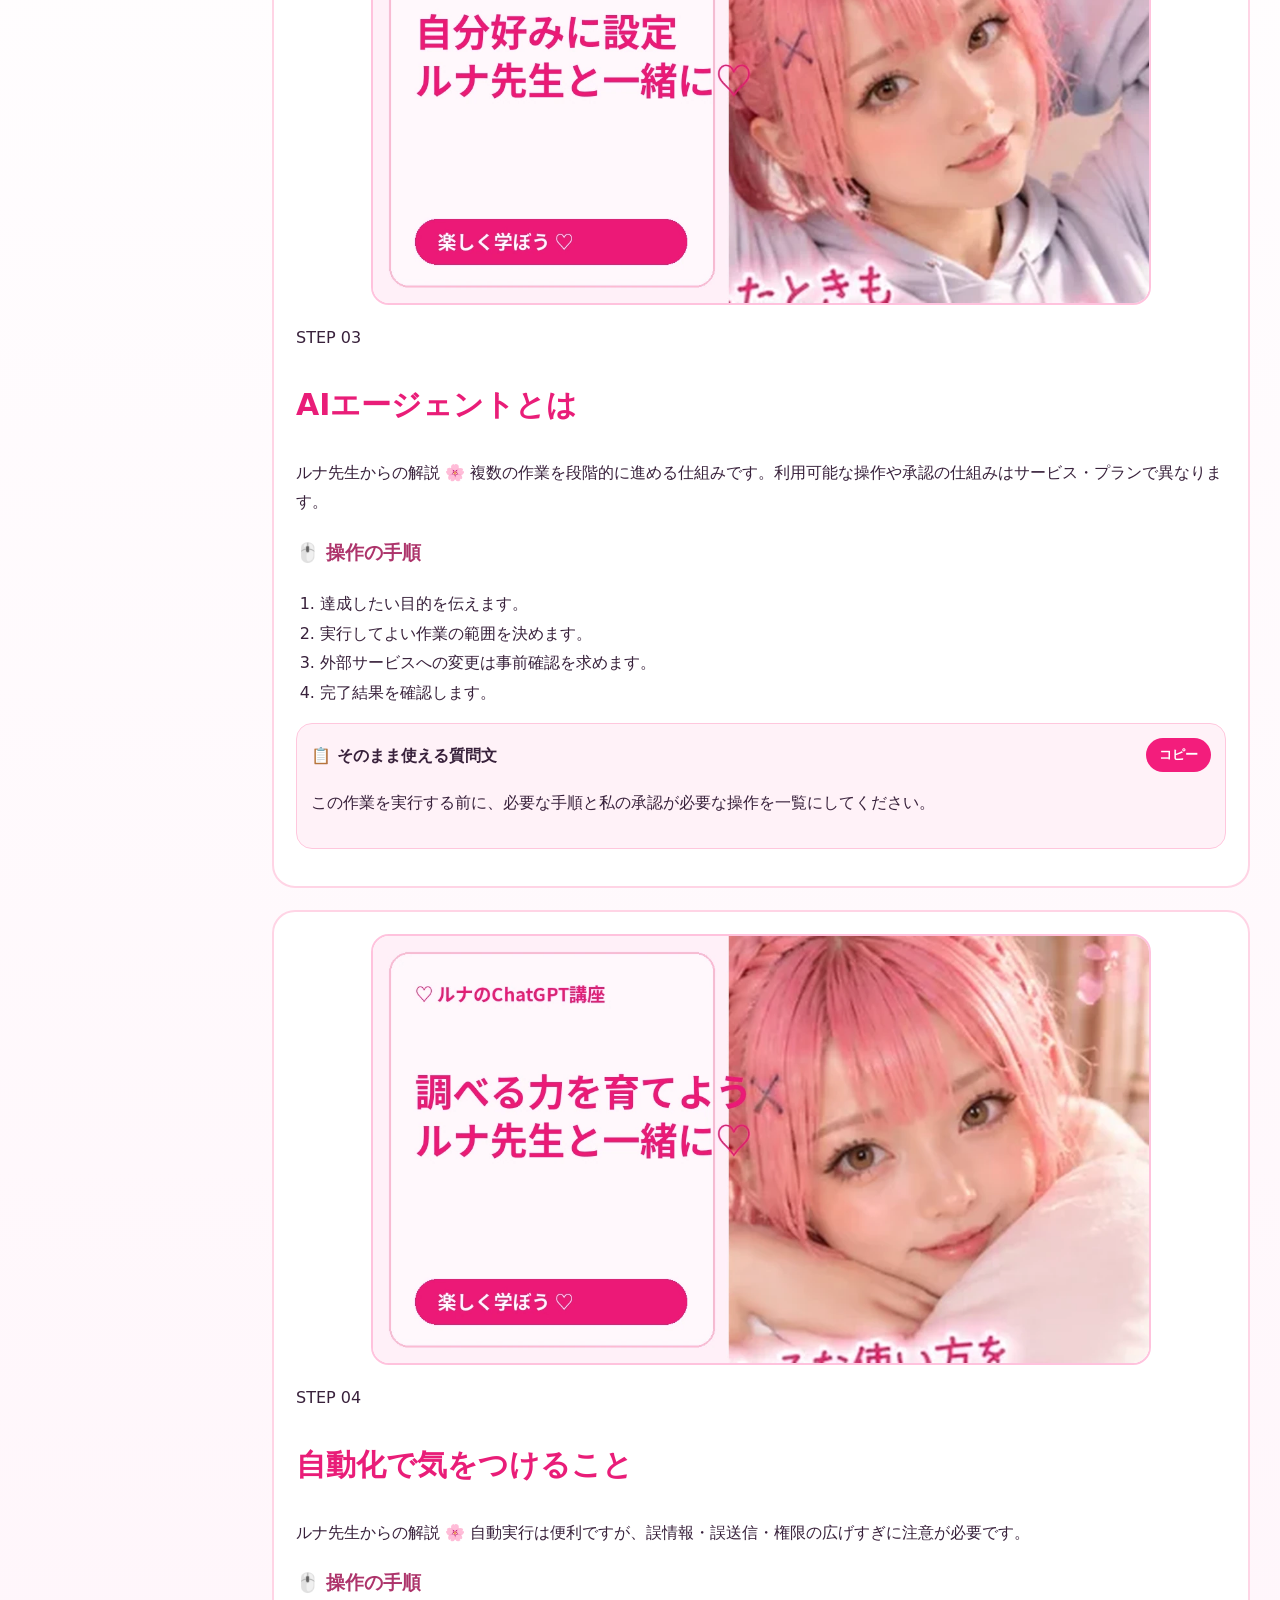
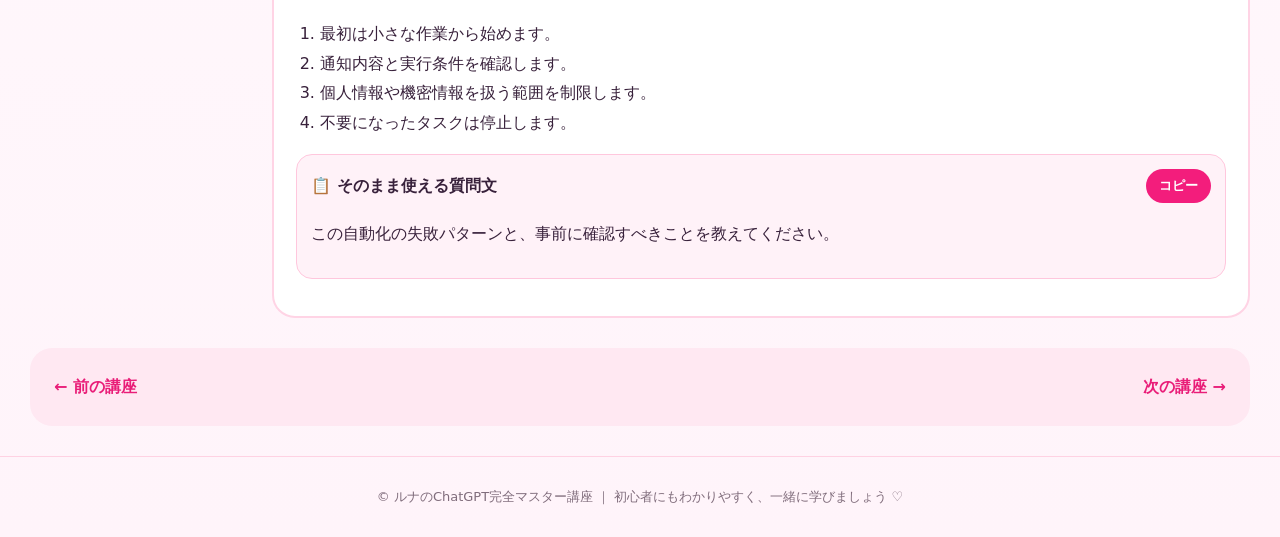
<file: lesson-7.html>
<!doctype html><html lang="ja"><head><meta charset="utf-8"><meta name="viewport" content="width=device-width,initial-scale=1"><meta name="theme-color" content="#fff0f7"><meta name="description" content="ルナ先生と学ぶ、初心者向けChatGPTの詳しい使い方講座。"><title>第7回 自動化・AIエージェント｜ルナのChatGPT完全マスター講座</title><link rel="stylesheet" href="style.css"></head><body><header class="top"><div class="wrap bar"><a class="brand" href="index.html">💗 ルナのChatGPT完全マスター講座</a><nav><a href="index.html">ホーム</a><a href="index.html#lessons">講座一覧</a><a href="index.html#about">このサイトについて</a></nav></div></header><main class="wrap"><p class="breadcrumb"><a href="index.html">ホーム</a> › 第7回 自動化・AIエージェント</p><section class="lesson-hero"><picture><source media="(max-width: 700px)" srcset="hero-7-mobile.webp"><img src="hero-7.webp" alt="第7回 自動化・AIエージェント ルナ先生"></picture></section><section class="lesson-intro"><h1>第7回　自動化・AIエージェント</h1><p>ルナ先生と一緒に、実際の操作を順番に学びましょう。質問文はコピーして使えます。</p></section><div class="lesson-layout"><aside class="toc"><h2>🌸 この講座の内容</h2><a href="#topic-1">定期通知を設定する</a><a href="#topic-2">定期的な情報収集</a><a href="#topic-3">AIエージェントとは</a><a href="#topic-4">自動化で気をつけること</a><p class="mini">※ 画面や機能は利用プラン・時期によって変わる場合があります。</p></aside><div class="topics"><section class="topic" id="topic-1"><div class="topic-photo"><picture><source media="(max-width:700px)" srcset="support-07-mobile.webp"><img src="support-07.webp" loading="lazy" alt="ルナ先生からの学習メッセージ"></picture></div><div class="topic-body"><span class="kicker">STEP 01</span><h2>定期通知を設定する</h2><p class="explain">ルナ先生からの解説 🌸 対応するタスク機能があれば、指定した日時に通知や定期的な依頼を設定できます。</p><h3>🖱️ 操作の手順</h3><ol><li>何を知らせたいか決めます。</li><li>時刻とタイムゾーンを指定します。</li><li>繰り返し頻度を指定します。</li><li>設定後に通知の有効状態を確認します。</li></ol><div class="prompt"><div class="prompt-top"><strong>📋 そのまま使える質問文</strong><button class="copy" data-copy="1">コピー</button></div><p>毎週月曜日の朝9時に、今週の目標を確認するメッセージを送ってください。</p></div></div></section><section class="topic" id="topic-2"><div class="topic-photo"><picture><source media="(max-width:700px)" srcset="support-08-mobile.webp"><img src="support-08.webp" loading="lazy" alt="ルナ先生からの学習メッセージ"></picture></div><div class="topic-body"><span class="kicker">STEP 02</span><h2>定期的な情報収集</h2><p class="explain">ルナ先生からの解説 🌸 ニュースや業界動向を継続して追うときは、検索対象と条件を明確にします。</p><h3>🖱️ 操作の手順</h3><ol><li>調査対象を決めます。</li><li>調査頻度を決めます。</li><li>出典と日付を必須にします。</li><li>結果がない場合の扱いも指定します。</li></ol><div class="prompt"><div class="prompt-top"><strong>📋 そのまま使える質問文</strong><button class="copy" data-copy="1">コピー</button></div><p>毎週金曜日に生成AIの重要ニュースを5件、出典と日付付きで要約してください。</p></div></div></section><section class="topic" id="topic-3"><div class="topic-photo"><picture><source media="(max-width:700px)" srcset="support-09-mobile.webp"><img src="support-09.webp" loading="lazy" alt="ルナ先生からの学習メッセージ"></picture></div><div class="topic-body"><span class="kicker">STEP 03</span><h2>AIエージェントとは</h2><p class="explain">ルナ先生からの解説 🌸 複数の作業を段階的に進める仕組みです。利用可能な操作や承認の仕組みはサービス・プランで異なります。</p><h3>🖱️ 操作の手順</h3><ol><li>達成したい目的を伝えます。</li><li>実行してよい作業の範囲を決めます。</li><li>外部サービスへの変更は事前確認を求めます。</li><li>完了結果を確認します。</li></ol><div class="prompt"><div class="prompt-top"><strong>📋 そのまま使える質問文</strong><button class="copy" data-copy="1">コピー</button></div><p>この作業を実行する前に、必要な手順と私の承認が必要な操作を一覧にしてください。</p></div></div></section><section class="topic" id="topic-4"><div class="topic-photo"><picture><source media="(max-width:700px)" srcset="support-10-mobile.webp"><img src="support-10.webp" loading="lazy" alt="ルナ先生からの学習メッセージ"></picture></div><div class="topic-body"><span class="kicker">STEP 04</span><h2>自動化で気をつけること</h2><p class="explain">ルナ先生からの解説 🌸 自動実行は便利ですが、誤情報・誤送信・権限の広げすぎに注意が必要です。</p><h3>🖱️ 操作の手順</h3><ol><li>最初は小さな作業から始めます。</li><li>通知内容と実行条件を確認します。</li><li>個人情報や機密情報を扱う範囲を制限します。</li><li>不要になったタスクは停止します。</li></ol><div class="prompt"><div class="prompt-top"><strong>📋 そのまま使える質問文</strong><button class="copy" data-copy="1">コピー</button></div><p>この自動化の失敗パターンと、事前に確認すべきことを教えてください。</p></div></div></section></div></div><div class="next"><a href="lesson-6.html">← 前の講座</a><a href="lesson-8.html">次の講座 →</a></div></main><footer>© ルナのChatGPT完全マスター講座 ｜ 初心者にもわかりやすく、一緒に学びましょう ♡</footer><script src="app.js"></script></body></html>
</file>
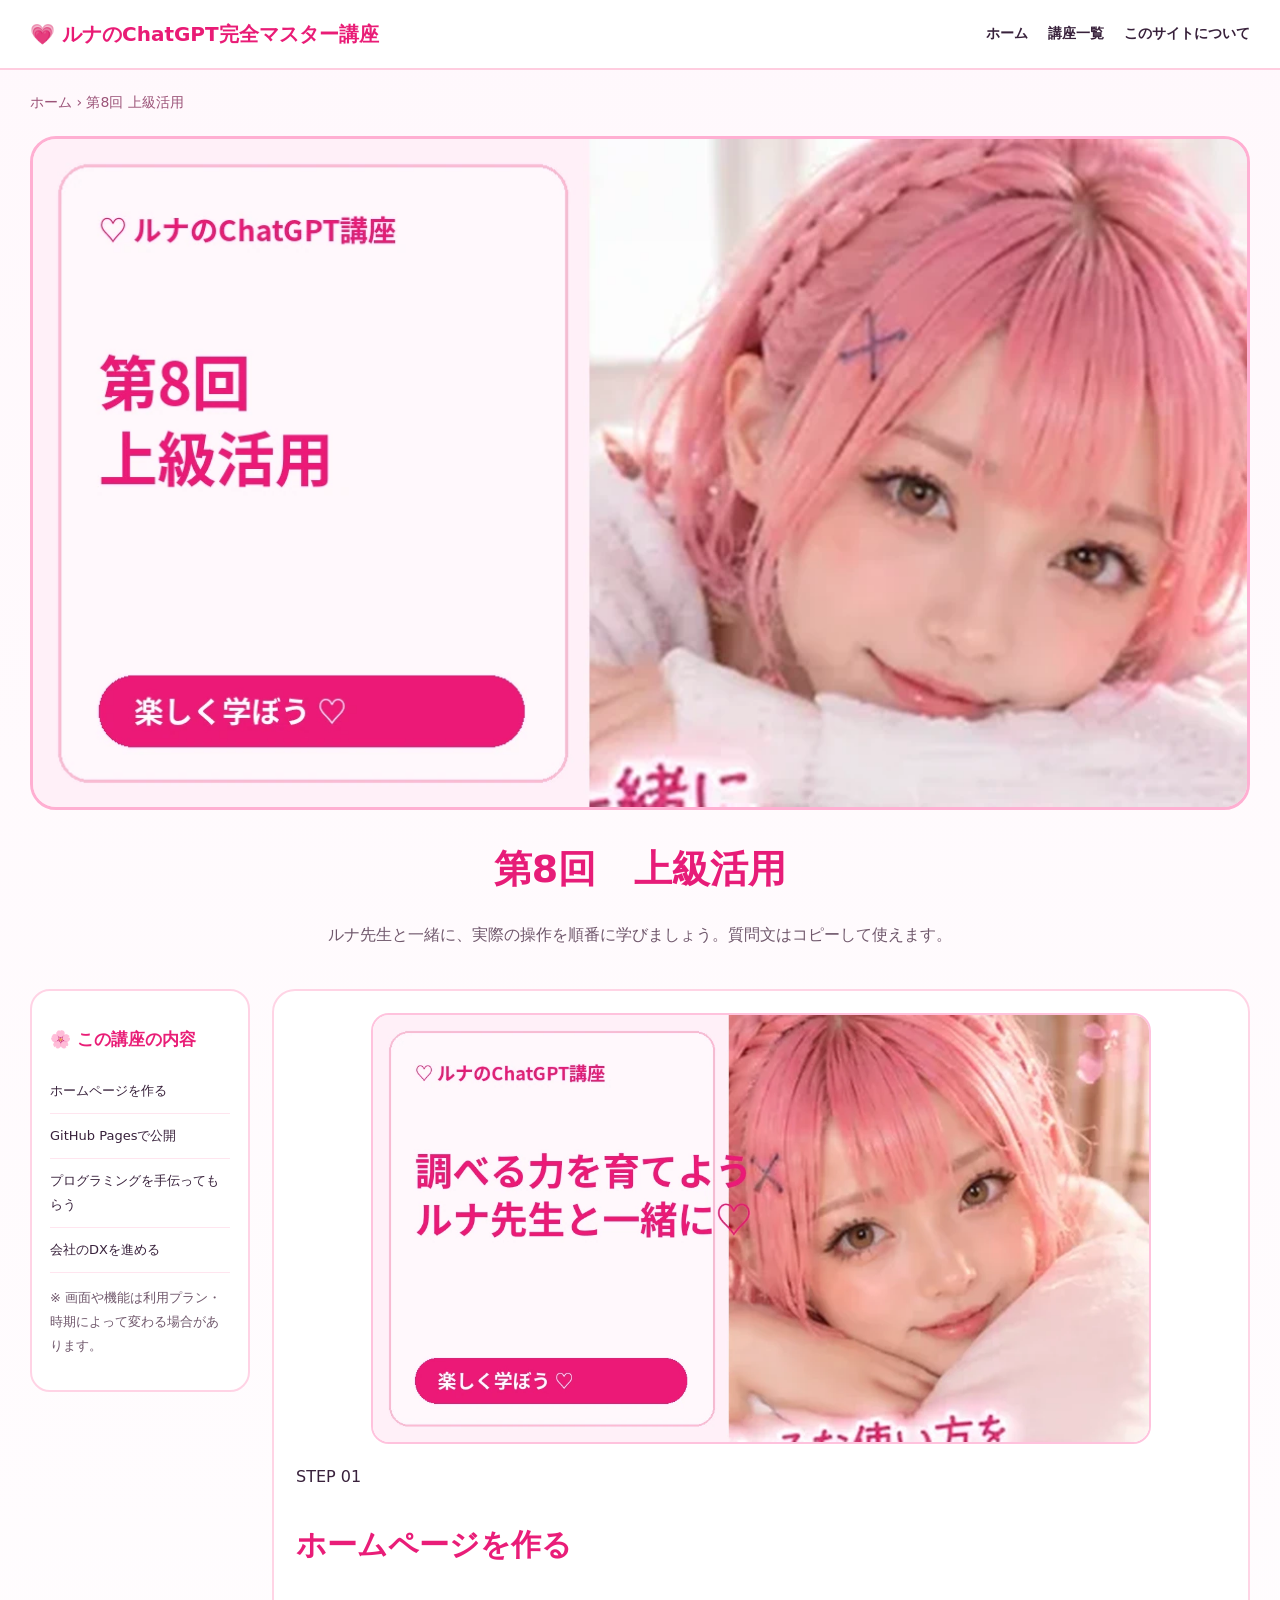
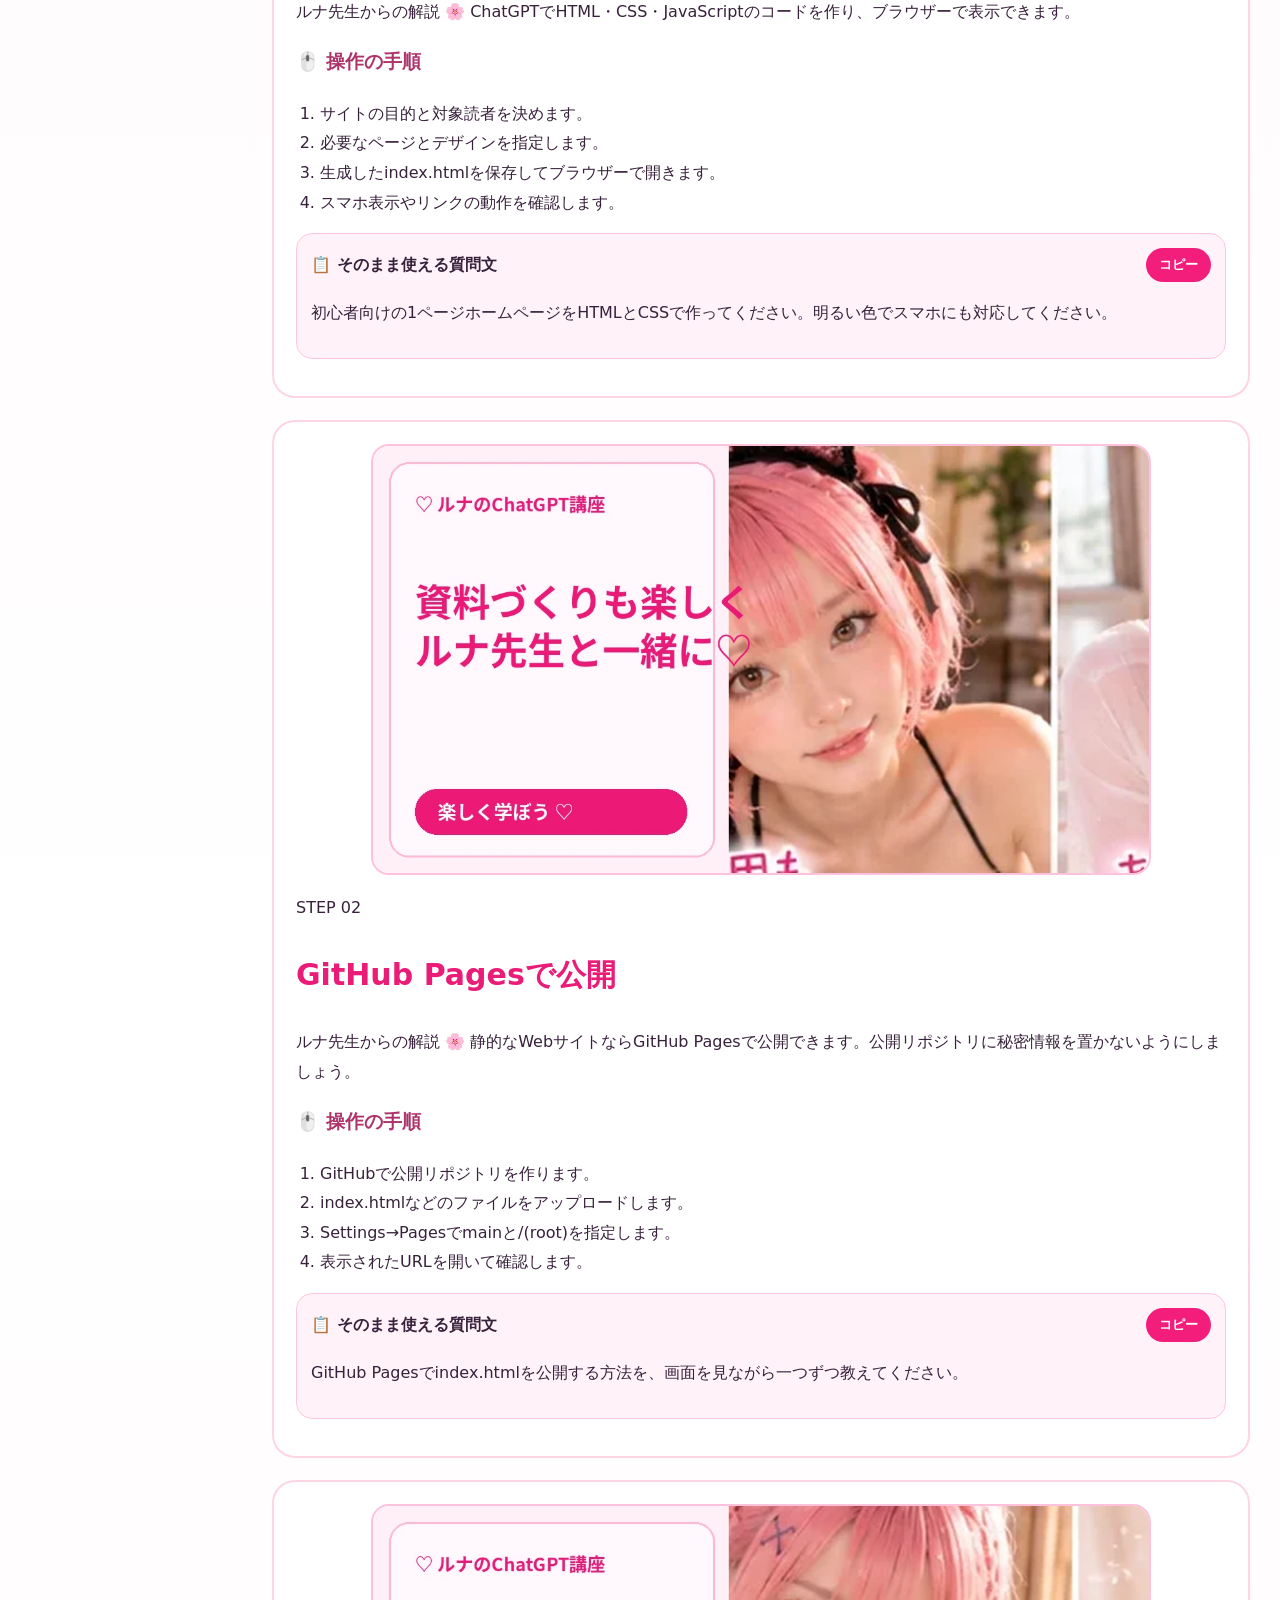
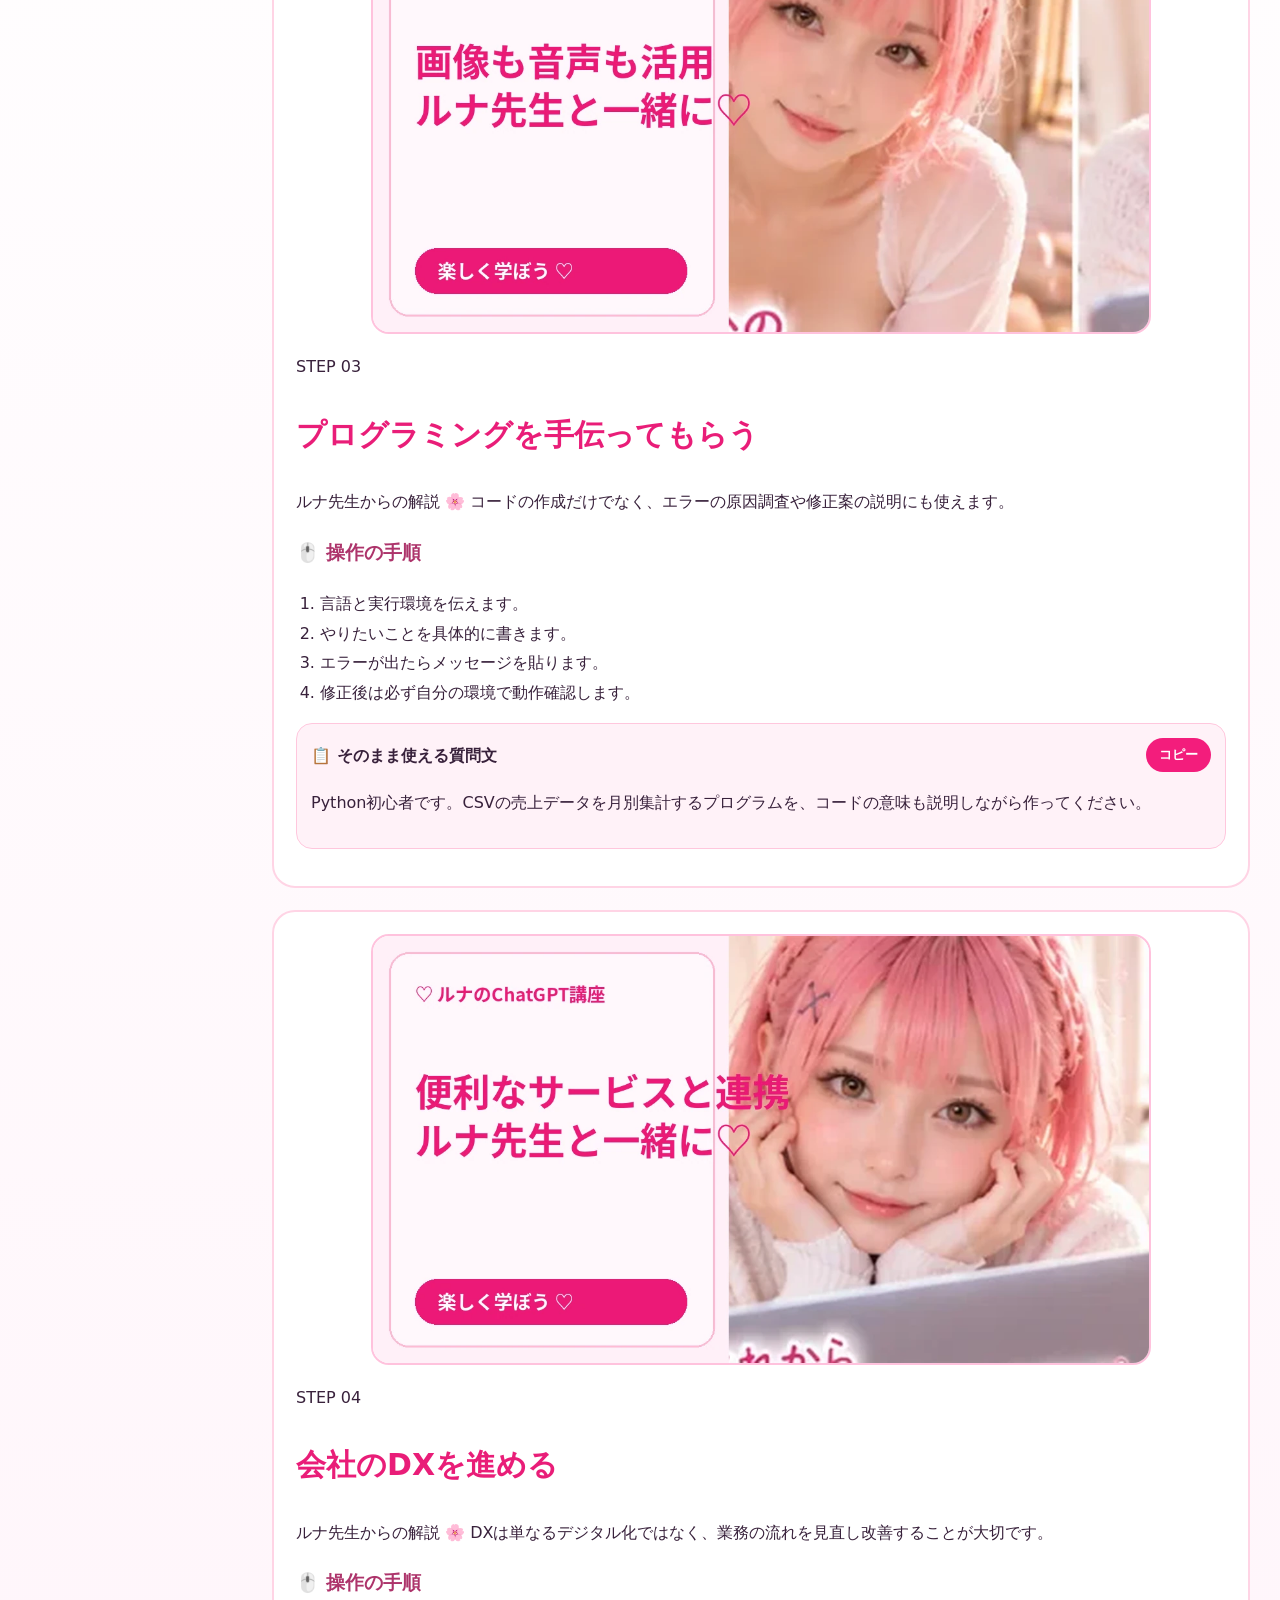
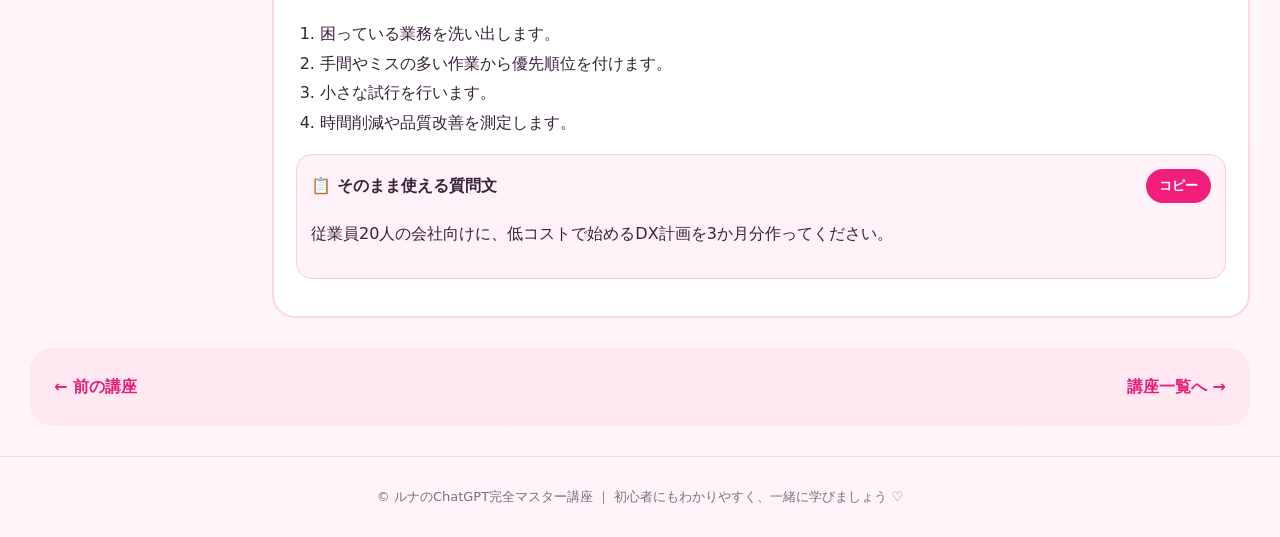
<file: lesson-8.html>
<!doctype html><html lang="ja"><head><meta charset="utf-8"><meta name="viewport" content="width=device-width,initial-scale=1"><meta name="theme-color" content="#fff0f7"><meta name="description" content="ルナ先生と学ぶ、初心者向けChatGPTの詳しい使い方講座。"><title>第8回 上級活用｜ルナのChatGPT完全マスター講座</title><link rel="stylesheet" href="style.css"></head><body><header class="top"><div class="wrap bar"><a class="brand" href="index.html">💗 ルナのChatGPT完全マスター講座</a><nav><a href="index.html">ホーム</a><a href="index.html#lessons">講座一覧</a><a href="index.html#about">このサイトについて</a></nav></div></header><main class="wrap"><p class="breadcrumb"><a href="index.html">ホーム</a> › 第8回 上級活用</p><section class="lesson-hero"><picture><source media="(max-width: 700px)" srcset="hero-8-mobile.webp"><img src="hero-8.webp" alt="第8回 上級活用 ルナ先生"></picture></section><section class="lesson-intro"><h1>第8回　上級活用</h1><p>ルナ先生と一緒に、実際の操作を順番に学びましょう。質問文はコピーして使えます。</p></section><div class="lesson-layout"><aside class="toc"><h2>🌸 この講座の内容</h2><a href="#topic-1">ホームページを作る</a><a href="#topic-2">GitHub Pagesで公開</a><a href="#topic-3">プログラミングを手伝ってもらう</a><a href="#topic-4">会社のDXを進める</a><p class="mini">※ 画面や機能は利用プラン・時期によって変わる場合があります。</p></aside><div class="topics"><section class="topic" id="topic-1"><div class="topic-photo"><picture><source media="(max-width:700px)" srcset="support-10-mobile.webp"><img src="support-10.webp" loading="lazy" alt="ルナ先生からの学習メッセージ"></picture></div><div class="topic-body"><span class="kicker">STEP 01</span><h2>ホームページを作る</h2><p class="explain">ルナ先生からの解説 🌸 ChatGPTでHTML・CSS・JavaScriptのコードを作り、ブラウザーで表示できます。</p><h3>🖱️ 操作の手順</h3><ol><li>サイトの目的と対象読者を決めます。</li><li>必要なページとデザインを指定します。</li><li>生成したindex.htmlを保存してブラウザーで開きます。</li><li>スマホ表示やリンクの動作を確認します。</li></ol><div class="prompt"><div class="prompt-top"><strong>📋 そのまま使える質問文</strong><button class="copy" data-copy="1">コピー</button></div><p>初心者向けの1ページホームページをHTMLとCSSで作ってください。明るい色でスマホにも対応してください。</p></div></div></section><section class="topic" id="topic-2"><div class="topic-photo"><picture><source media="(max-width:700px)" srcset="support-11-mobile.webp"><img src="support-11.webp" loading="lazy" alt="ルナ先生からの学習メッセージ"></picture></div><div class="topic-body"><span class="kicker">STEP 02</span><h2>GitHub Pagesで公開</h2><p class="explain">ルナ先生からの解説 🌸 静的なWebサイトならGitHub Pagesで公開できます。公開リポジトリに秘密情報を置かないようにしましょう。</p><h3>🖱️ 操作の手順</h3><ol><li>GitHubで公開リポジトリを作ります。</li><li>index.htmlなどのファイルをアップロードします。</li><li>Settings→Pagesでmainと/(root)を指定します。</li><li>表示されたURLを開いて確認します。</li></ol><div class="prompt"><div class="prompt-top"><strong>📋 そのまま使える質問文</strong><button class="copy" data-copy="1">コピー</button></div><p>GitHub Pagesでindex.htmlを公開する方法を、画面を見ながら一つずつ教えてください。</p></div></div></section><section class="topic" id="topic-3"><div class="topic-photo"><picture><source media="(max-width:700px)" srcset="support-12-mobile.webp"><img src="support-12.webp" loading="lazy" alt="ルナ先生からの学習メッセージ"></picture></div><div class="topic-body"><span class="kicker">STEP 03</span><h2>プログラミングを手伝ってもらう</h2><p class="explain">ルナ先生からの解説 🌸 コードの作成だけでなく、エラーの原因調査や修正案の説明にも使えます。</p><h3>🖱️ 操作の手順</h3><ol><li>言語と実行環境を伝えます。</li><li>やりたいことを具体的に書きます。</li><li>エラーが出たらメッセージを貼ります。</li><li>修正後は必ず自分の環境で動作確認します。</li></ol><div class="prompt"><div class="prompt-top"><strong>📋 そのまま使える質問文</strong><button class="copy" data-copy="1">コピー</button></div><p>Python初心者です。CSVの売上データを月別集計するプログラムを、コードの意味も説明しながら作ってください。</p></div></div></section><section class="topic" id="topic-4"><div class="topic-photo"><picture><source media="(max-width:700px)" srcset="support-13-mobile.webp"><img src="support-13.webp" loading="lazy" alt="ルナ先生からの学習メッセージ"></picture></div><div class="topic-body"><span class="kicker">STEP 04</span><h2>会社のDXを進める</h2><p class="explain">ルナ先生からの解説 🌸 DXは単なるデジタル化ではなく、業務の流れを見直し改善することが大切です。</p><h3>🖱️ 操作の手順</h3><ol><li>困っている業務を洗い出します。</li><li>手間やミスの多い作業から優先順位を付けます。</li><li>小さな試行を行います。</li><li>時間削減や品質改善を測定します。</li></ol><div class="prompt"><div class="prompt-top"><strong>📋 そのまま使える質問文</strong><button class="copy" data-copy="1">コピー</button></div><p>従業員20人の会社向けに、低コストで始めるDX計画を3か月分作ってください。</p></div></div></section></div></div><div class="next"><a href="lesson-7.html">← 前の講座</a><a href="index.html#lessons">講座一覧へ →</a></div></main><footer>© ルナのChatGPT完全マスター講座 ｜ 初心者にもわかりやすく、一緒に学びましょう ♡</footer><script src="app.js"></script></body></html>
</file>
<file: style.css>
:root{--pink:#f31d7c;--ink:#38213b;--muted:#70586c;--line:#ffc2dc}*{box-sizing:border-box}html{scroll-behavior:smooth}body{margin:0;background:linear-gradient(#fff8fc,#fff,#fff4fa);font-family:system-ui,"Noto Sans JP",sans-serif;color:var(--ink);line-height:1.85}a{text-decoration:none;color:inherit}img{display:block;width:100%;height:auto;max-width:100%}picture{display:block;width:100%}button{cursor:pointer}.wrap{width:min(1220px,calc(100% - 32px));margin:auto}.top{position:sticky;top:0;z-index:20;background:#ffffffed;border-bottom:2px solid #ffccdf}.bar{display:flex;justify-content:space-between;align-items:center;min-height:68px;gap:16px}.brand{font-size:clamp(15px,1.7vw,20px);font-weight:900;color:#e91c76}nav{display:flex;gap:20px;flex-wrap:wrap;font-size:14px;font-weight:800}nav a:hover{color:var(--pink)}.hero{margin-top:20px;border:3px solid #ffacd0;border-radius:24px;overflow:hidden;background:#fff0f8}.hero img,.lesson-hero img,.lesson-card img,.intro img,.closing img,.topic-photo img{width:100%;height:auto!important;max-height:none!important;min-height:0!important;object-fit:contain!important;aspect-ratio:auto!important}.hero-action{display:inline-block;margin:14px 24px 20px;background:#f51b80;color:#fff;padding:12px 26px;border-radius:28px;font-weight:900}.section-title{text-align:center;color:#e91c76;font-size:clamp(25px,3vw,36px);margin:45px 0 5px}.lead{text-align:center;color:var(--muted);margin:0 0 24px}.intro,.closing{display:grid;grid-template-columns:45% 1fr;gap:24px;align-items:center;background:#fff;border:2px solid #ffc6de;border-radius:24px;padding:18px;margin-top:24px;overflow:hidden}.intro img,.closing img{border-radius:16px}.intro h2,.closing h2{color:var(--pink);margin:0 0 8px}.intro p{margin:0}.cards{display:grid;grid-template-columns:repeat(2,minmax(0,1fr));gap:20px}.lesson-card{background:#fff;border:2px solid #ffb8d6;border-radius:19px;overflow:hidden;box-shadow:0 8px 20px #f7afc947}.lesson-card img{display:block}.card-body{padding:15px 20px 19px}.num{color:#f31d7c;font-size:14px;font-weight:900}.card-body h3{margin:2px 0 4px;font-size:21px}.card-body p{font-size:14px;color:var(--muted);margin:0 0 12px}.cta{display:inline-block;background:#f51b7e;color:#fff;font-weight:800;border-radius:30px;padding:9px 20px;font-size:14px}.closing{margin:50px auto;background:#fff3f9}footer{border-top:1px solid #ffd2e3;text-align:center;padding:28px;color:#806d7c;font-size:13px}.breadcrumb{margin:20px 0;color:#9b5378;font-size:14px}.lesson-hero{border:3px solid #ffafd2;border-radius:26px;overflow:hidden;background:#ffe6f1}.lesson-intro{text-align:center;padding:24px 0}.lesson-intro h1{color:#e71c78;font-size:clamp(25px,3vw,38px);margin:0}.lesson-intro p{color:var(--muted)}.lesson-layout{display:grid;grid-template-columns:220px minmax(0,1fr);gap:22px;align-items:start}.toc{position:sticky;top:85px;background:#fff;border:2px solid #ffd3e5;border-radius:20px;padding:18px}.toc h2{font-size:17px;color:#e91e77}.toc a{display:block;border-bottom:1px solid #ffe5ef;padding:10px 0;font-size:13px}.topics{display:grid;gap:22px}.topic{scroll-margin-top:90px;background:#fff;border:2px solid #ffd4e5;border-radius:23px;padding:22px;overflow:hidden}.topic-photo{width:100%;max-width:780px;margin:0 auto 18px}.topic-photo img{border-radius:18px;border:2px solid #ffc2dd}.topic-body h2{color:#e91d78;font-size:clamp(22px,2.5vw,30px)}.topic-body h3{color:#ad346b}.topic-body p,.topic-body li{overflow-wrap:anywhere}.topic-body ol{padding-left:24px}.prompt{background:#fff2f8;border:1px solid #ffc7dd;border-radius:16px;padding:14px;margin:15px 0}.prompt-top{display:flex;justify-content:space-between;gap:12px;align-items:center}.prompt p{white-space:pre-wrap;overflow-wrap:anywhere}.copy{border:0;background:#f31d7c;color:#fff;border-radius:18px;padding:8px 13px;font-weight:800}.next{margin:30px 0;padding:24px;border-radius:22px;background:#ffe8f2;display:flex;justify-content:space-between;gap:14px;flex-wrap:wrap}.next a{color:#e91d78;font-weight:900}.mini{font-size:13px;color:var(--muted)}
@media(max-width:900px){.lesson-layout{grid-template-columns:1fr}.toc{position:static}}
@media(max-width:700px){.wrap{width:calc(100% - 24px)}.bar{flex-direction:column;align-items:flex-start;padding:10px 0;gap:5px}nav{font-size:12px;gap:14px}.hero{margin-top:12px;border-radius:17px}.hero-action{margin:10px 14px 15px;font-size:13px;padding:10px 18px}.intro,.closing{grid-template-columns:1fr;padding:13px;gap:12px}.cards{grid-template-columns:1fr;gap:17px}.card-body h3{font-size:19px}.section-title{margin-top:30px}.lesson-hero{border-radius:17px}.topic{padding:14px}.topic-photo{max-width:100%}.topic-photo img{border-radius:12px}}
</file>
